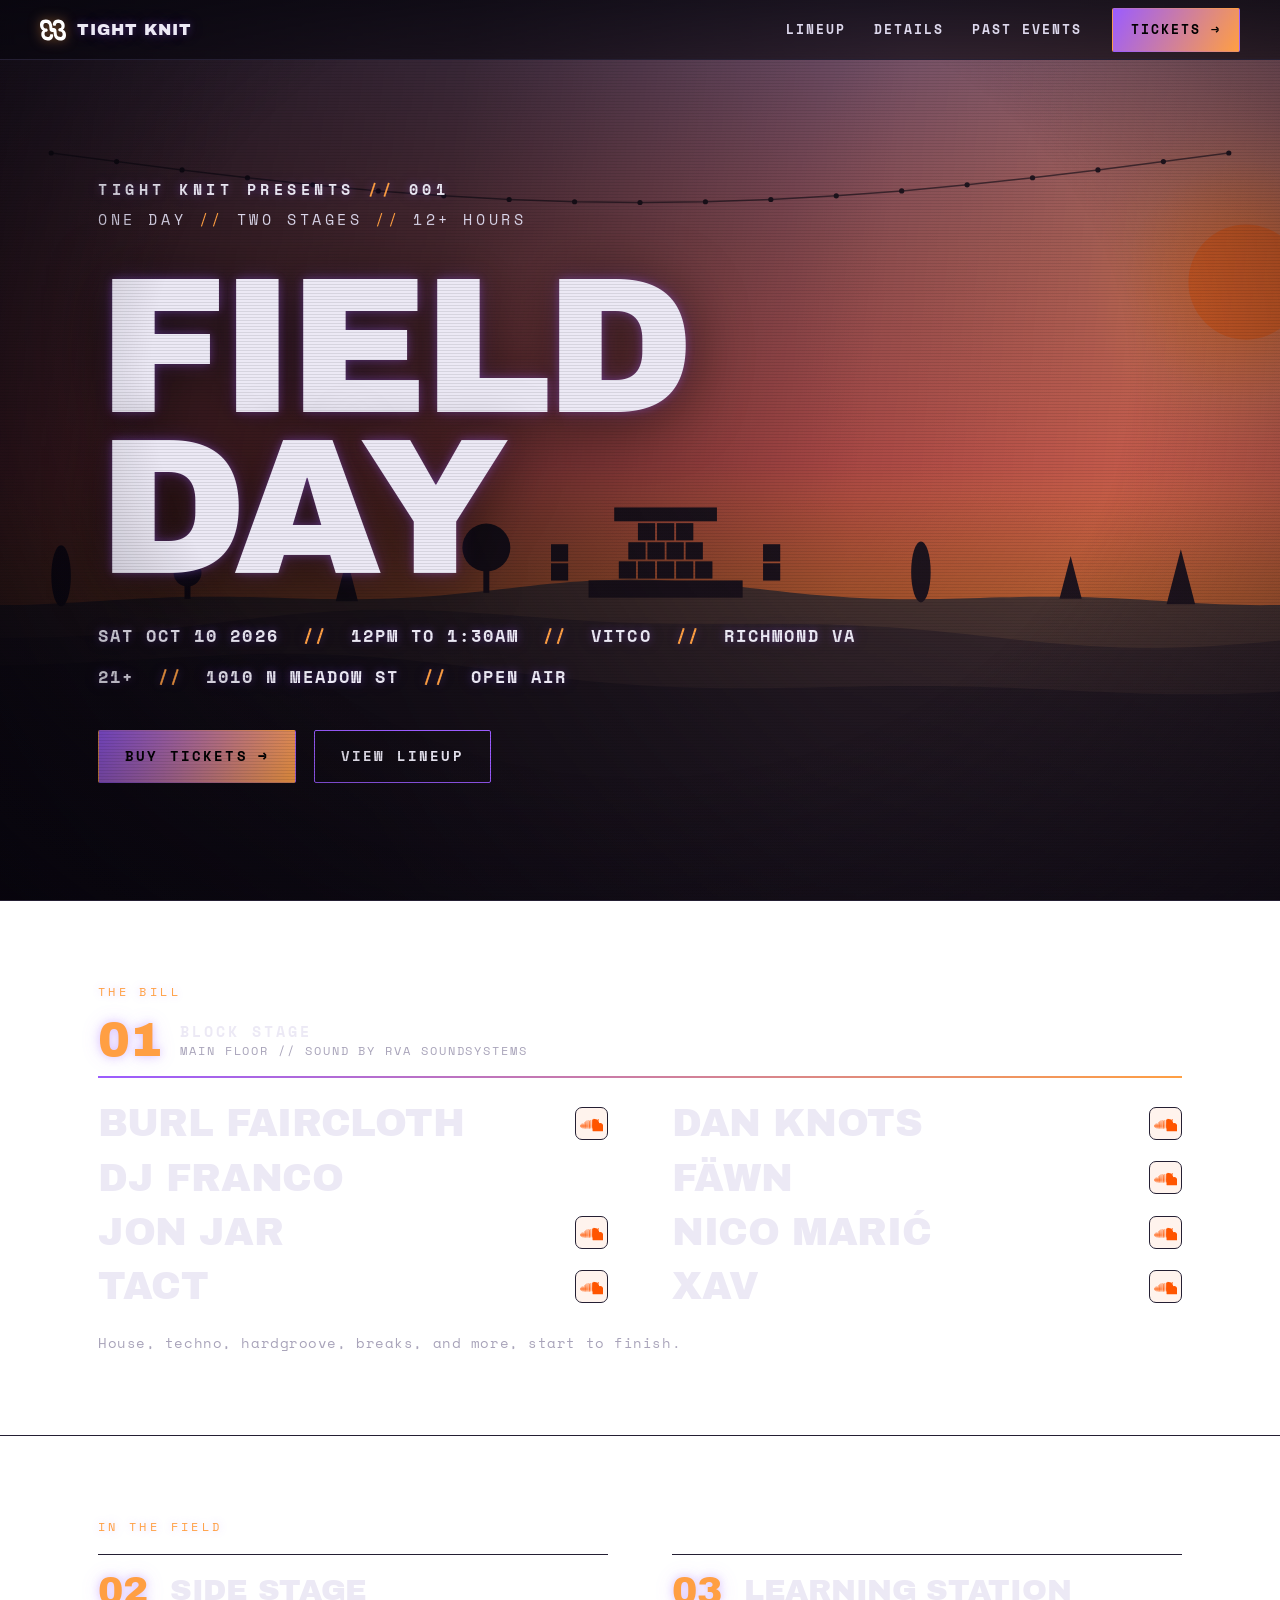
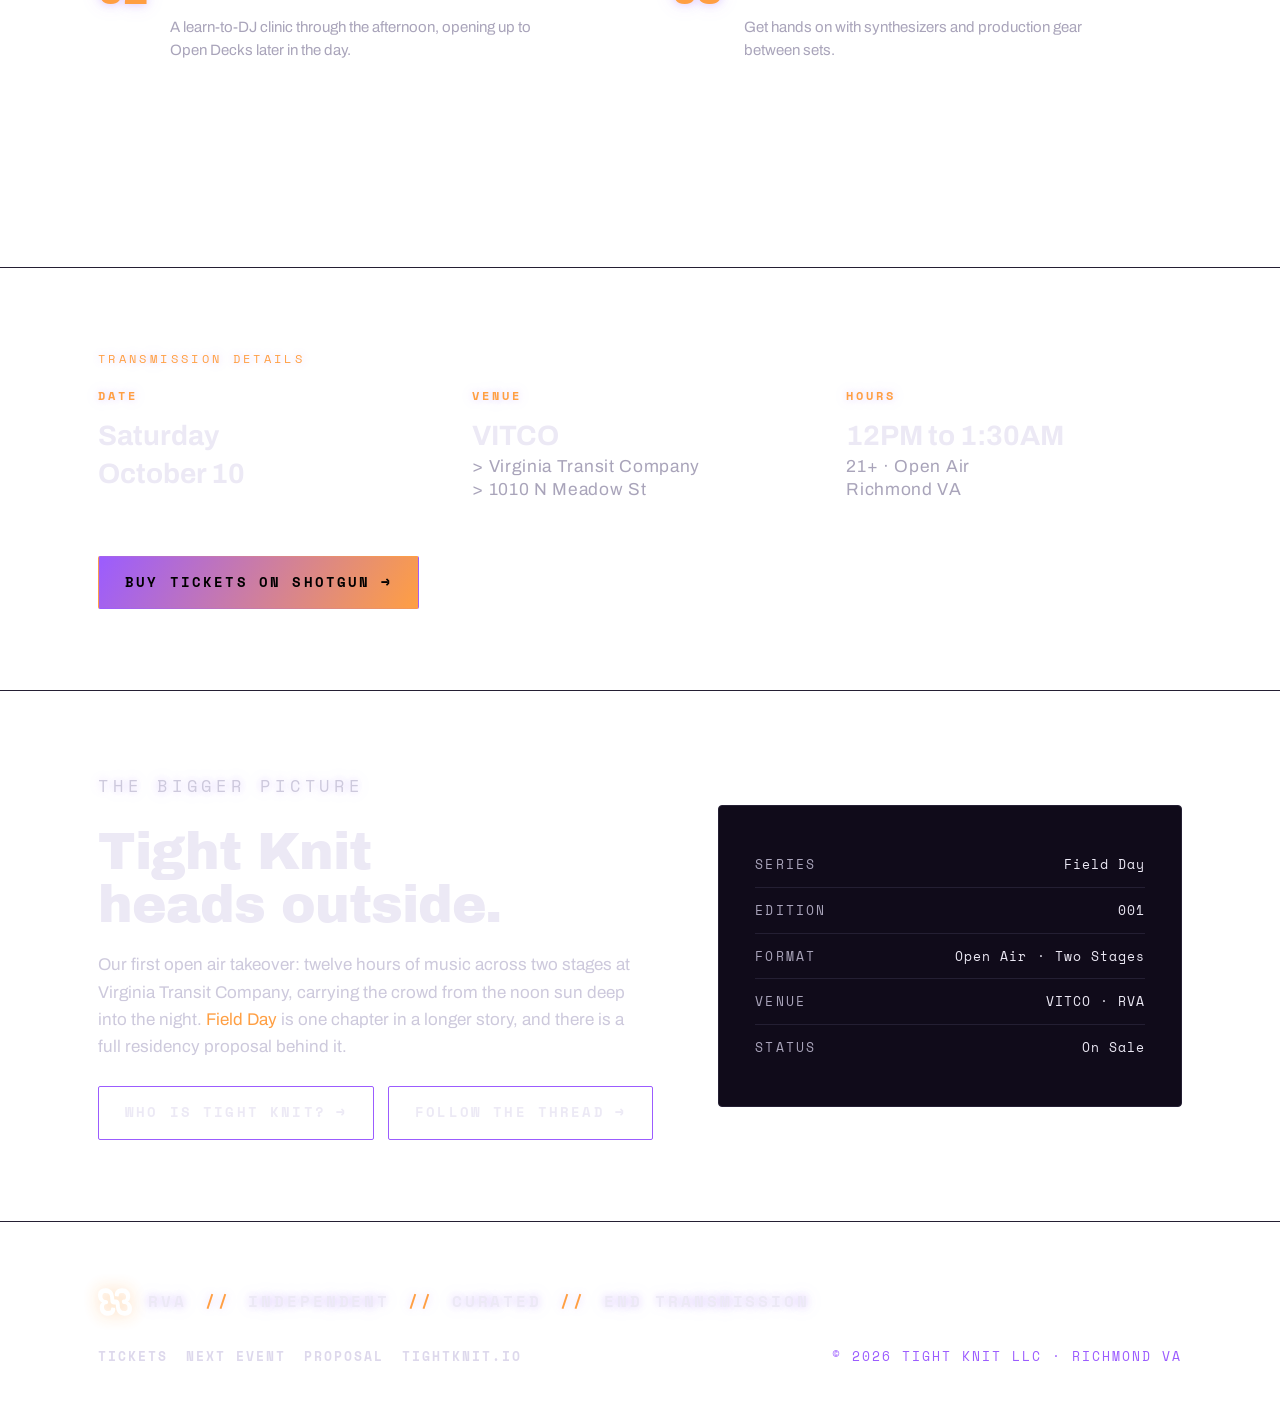
<file: index.html>
<!DOCTYPE html>
<html lang="en">
<head>
<meta charset="UTF-8" />
<meta name="viewport" content="width=device-width, initial-scale=1.0, viewport-fit=cover" />
<title>Field Day // 001 · Tight Knit · Virginia Transit Company · Richmond VA</title>
<meta name="description" content="Tight Knit presents Field Day // 001 · an open air takeover at Virginia Transit Company, Richmond VA. Saturday October 10, 2026, noon to 1:30AM. Two stages, 12+ hours of house, techno, hardgroove and breaks." />
<meta property="og:title" content="Field Day // 001 · Tight Knit" />
<meta property="og:description" content="One day // Two stages // 12+ hours. Open air at Virginia Transit Company, Richmond VA. Saturday October 10, 2026. Tickets on Shotgun." />
<meta name="theme-color" content="#070c0b" />
<link rel="icon" href="images/favicon.svg" />
<link rel="preconnect" href="https://fonts.googleapis.com" />
<link rel="preconnect" href="https://fonts.gstatic.com" crossorigin />
<link href="https://fonts.googleapis.com/css2?family=Archivo+Black&family=Archivo:wght@400;700;800;900&family=Space+Mono:wght@400;700&display=swap" rel="stylesheet" />
<link rel="stylesheet" href="home.css" />
</head>
<body>

<div class="crt-overlay" aria-hidden="true"></div>
<div class="vignette" aria-hidden="true"></div>

<svg width="0" height="0" style="position:absolute" aria-hidden="true" focusable="false">
  <symbol id="ic-soundcloud" viewBox="0 0 24 24">
    <path d="M1.175 12.225c-.051 0-.094.046-.101.1l-.233 2.154.233 2.105c.007.058.05.098.101.098.05 0 .09-.04.099-.098l.255-2.105-.27-2.154c0-.057-.045-.1-.09-.1m-.899.828c-.06 0-.091.037-.104.094L0 14.479l.165 1.308c0 .055.045.094.09.094s.089-.045.104-.104l.21-1.319-.21-1.334c0-.061-.044-.09-.09-.09m1.83-1.229c-.061 0-.12.05-.12.11l-.21 2.563.225 2.458c0 .062.045.11.119.11.061 0 .105-.048.121-.11l.254-2.458-.254-2.563c-.016-.06-.061-.11-.121-.11m.945-.089c-.075 0-.135.06-.15.135l-.193 2.64.21 2.544c.016.077.075.138.149.138.075 0 .135-.061.15-.15l.24-2.532-.24-2.623c0-.075-.06-.135-.135-.135l-.031.03zm1.155.36c-.005-.09-.075-.149-.159-.149-.09 0-.158.06-.164.149l-.217 2.43.2 2.563c.005.09.075.157.159.157.074 0 .148-.068.148-.158l.227-2.563-.227-2.444zm.824-1.679c-.105 0-.18.09-.194.196l-.18 4.063.165 2.563c0 .104.09.194.194.194.104 0 .18-.09.195-.21l.21-2.563-.21-4.047c-.016-.12-.091-.196-.196-.196m.964-.78c-.121 0-.211.089-.225.209l-.165 4.834.165 2.548c.014.119.104.208.225.208.119 0 .209-.089.224-.208l.196-2.548-.196-4.834c-.015-.12-.105-.21-.224-.21m1.155-.689c-.135 0-.24.105-.255.247l-.15 5.499.165 2.532c.015.135.12.24.255.24s.24-.105.249-.24l.196-2.532-.196-5.488c-.009-.142-.114-.247-.249-.247l-.01-.01zm1.245-.557c-.149 0-.27.12-.284.271l-.135 6.04.135 2.512c.014.149.135.269.284.269.149 0 .271-.12.284-.27l.165-2.503-.165-6.05c-.013-.151-.135-.271-.284-.271m1.395.479c-.165 0-.301.135-.301.301l-.135 5.564.135 2.489c0 .166.136.301.301.301s.3-.135.3-.301l.15-2.489-.15-5.561c-.001-.169-.135-.304-.3-.304m1.529-.483c-.18 0-.314.149-.314.33l-.12 5.728.12 2.46c0 .179.135.314.314.314.18 0 .315-.135.315-.314l.135-2.46-.135-5.729c0-.179-.135-.328-.315-.328m1.65-.227c-.195 0-.345.149-.345.344l-.105 5.957.105 2.43c0 .194.15.344.345.344s.345-.15.345-.345l.119-2.429-.119-5.957c0-.196-.15-.346-.345-.346zm1.51-1.043c-.21 0-.375.165-.375.375l-.09 7.002.09 2.4c0 .21.165.375.375.375s.375-.165.375-.375l.105-2.4-.105-7.002c0-.21-.165-.375-.375-.375m1.575.689c-.225 0-.405.18-.42.404l-.075 6.3.09 2.37c.015.225.195.404.42.404.224 0 .404-.18.404-.405l.09-2.369-.09-6.3c0-.225-.18-.405-.405-.405m1.71.105c-.24 0-.435.195-.435.435l-.06 6.18.06 2.34c0 .24.195.435.435.435.239 0 .434-.195.434-.435l.075-2.34-.075-6.18c0-.24-.195-.435-.434-.435m1.95-.405c-.135-.075-.3-.12-.465-.12-.18 0-.36.045-.51.12-.105.06-.18.165-.18.285v.045l-.045 8.595v.015c0 .075.03.135.075.195.06.06.135.105.21.105h.165l.06-.015h.045c.105-.045.18-.149.18-.27v-.105l.06-2.385-.06-6.045c0-.105-.06-.21-.165-.27M24 14.354c0-1.59-1.29-2.879-2.879-2.879-.39 0-.765.075-1.11.225-.225-2.514-2.34-4.485-4.92-4.485-.63 0-1.245.12-1.8.33-.21.082-.27.165-.27.331v11.7c0 .18.135.315.315.33h10.485c1.59 0 2.879-1.29 2.879-2.879"/>
  </symbol>
</svg>

<header class="site-header">
  <a class="brand" href="index.html"><img class="brand-logo" src="images/tk-logo.svg" alt="" aria-hidden="true" /> Tight&nbsp;Knit</a>
  <nav class="site-nav" id="siteNav" aria-label="Primary">
    <a class="nav-link" href="#lineup">Lineup</a>
    <a class="nav-link" href="#details">Details</a>
    <a class="nav-link" href="past-events.html">Past Events</a>
  </nav>
  <div class="nav-actions">
    <a class="btn btn-primary btn-sm" href="https://shotgun.live/en/events/field-day-001" target="_blank" rel="noopener">Tickets <span class="arrow" aria-hidden="true">→</span></a>
    <button class="nav-toggle" id="navToggle" type="button" aria-label="Open menu" aria-expanded="false" aria-controls="siteNav"><span class="nav-toggle-bars" aria-hidden="true"></span></button>
  </div>
</header>

<main>

  <!-- ============ HERO ============ -->
  <section class="hero fieldday" id="top">
    <canvas id="bgCanvas" data-anim="fieldday" aria-hidden="true"></canvas>
    <div class="hero-veil" aria-hidden="true"></div>
    <div class="wrap">
      <p class="hero-kicker reveal">Tight Knit Presents <span class="sep">//</span> 001</p>
      <p class="hero-sub reveal" data-delay="80">One Day <span class="sep" style="color:var(--warm)">//</span> Two Stages <span class="sep" style="color:var(--warm)">//</span> 12+ Hours</p>
      <h1 class="hero-title reveal" data-delay="140">
        <span>Field</span>
        <span>Day</span>
      </h1>
      <div class="hero-flag reveal" data-delay="220">
        <span>Sat Oct 10 2026</span><span class="sep">//</span>
        <span>12PM to 1:30AM</span><span class="sep">//</span>
        <span>VITCO</span><span class="sep">//</span>
        <span>Richmond VA</span>
      </div>
      <div class="hero-flag hero-flag-2 reveal" data-delay="270">
        <span>21+</span><span class="sep">//</span>
        <span>1010 N Meadow St</span><span class="sep">//</span>
        <span>Open Air</span>
      </div>
      <div class="hero-cta reveal" data-delay="330">
        <a class="btn btn-primary" href="https://shotgun.live/en/events/field-day-001" target="_blank" rel="noopener">Buy Tickets <span class="arrow" aria-hidden="true">→</span></a>
        <a class="btn btn-ghost" href="#lineup">View Lineup</a>
      </div>
    </div>
  </section>

  <!-- ============ LINEUP ============ -->
  <section class="section section-line" id="lineup">
    <div class="wrap">
      <p class="eyebrow reveal">The Bill</p>
      <div class="rooms single">
        <div class="room reveal" data-delay="60">
          <div class="room-tag">
            <span class="num">01</span>
            <div class="room-head">
              <span class="label">Block Stage</span>
              <span class="sub">Main Floor // Sound by RVA Soundsystems</span>
            </div>
          </div>
          <ul class="lineup">
            <li>
              <span class="who"><span class="name">Burl Faircloth</span></span>
              <a class="sc-btn" href="https://soundcloud.com/burlfaircloth" target="_blank" rel="noopener" aria-label="Burl Faircloth on SoundCloud" title="Burl Faircloth on SoundCloud"><svg class="sc-ico" aria-hidden="true"><use href="#ic-soundcloud" /></svg></a>
            </li>
            <li>
              <span class="who"><span class="name">Dan Knots</span></span>
              <a class="sc-btn" href="https://soundcloud.com/dan-knots" target="_blank" rel="noopener" aria-label="Dan Knots on SoundCloud" title="Dan Knots on SoundCloud"><svg class="sc-ico" aria-hidden="true"><use href="#ic-soundcloud" /></svg></a>
            </li>
            <li><span class="who"><span class="name">DJ Franco</span></span></li>
            <li>
              <span class="who"><span class="name">Fäwn</span></span>
              <a class="sc-btn" href="https://soundcloud.com/chasey-baber" target="_blank" rel="noopener" aria-label="Fäwn on SoundCloud" title="Fäwn on SoundCloud"><svg class="sc-ico" aria-hidden="true"><use href="#ic-soundcloud" /></svg></a>
            </li>
            <li>
              <span class="who"><span class="name">Jon Jar</span></span>
              <a class="sc-btn" href="https://soundcloud.com/jonjarmusic" target="_blank" rel="noopener" aria-label="Jon Jar on SoundCloud" title="Jon Jar on SoundCloud"><svg class="sc-ico" aria-hidden="true"><use href="#ic-soundcloud" /></svg></a>
            </li>
            <li>
              <span class="who"><span class="name">Nico Marić</span></span>
              <a class="sc-btn" href="https://soundcloud.com/user-633954671" target="_blank" rel="noopener" aria-label="Nico Marić on SoundCloud" title="Nico Marić on SoundCloud"><svg class="sc-ico" aria-hidden="true"><use href="#ic-soundcloud" /></svg></a>
            </li>
            <li>
              <span class="who"><span class="name">Tact</span></span>
              <a class="sc-btn" href="https://soundcloud.com/tact1" target="_blank" rel="noopener" aria-label="Tact on SoundCloud" title="Tact on SoundCloud"><svg class="sc-ico" aria-hidden="true"><use href="#ic-soundcloud" /></svg></a>
            </li>
            <li>
              <span class="who"><span class="name">Xav</span></span>
              <a class="sc-btn" href="https://soundcloud.com/xav_music" target="_blank" rel="noopener" aria-label="Xav on SoundCloud" title="Xav on SoundCloud"><svg class="sc-ico" aria-hidden="true"><use href="#ic-soundcloud" /></svg></a>
            </li>
          </ul>
          <p class="room-note reveal">House, techno, hardgroove, breaks, and more, start to finish.</p>
        </div>
      </div>
    </div>
  </section>

  <!-- ============ IN THE FIELD ============ -->
  <section class="section section-line" id="field">
    <div class="wrap">
      <p class="eyebrow reveal">In The Field</p>
      <div class="field-grid">
        <div class="field-item reveal" data-delay="40">
          <span class="fnum">02</span>
          <div class="field-body">
            <h3 class="fname">Side Stage</h3>
            <p class="fdesc">A learn-to-DJ clinic through the afternoon, opening up to Open Decks later in the day.</p>
          </div>
        </div>
        <div class="field-item reveal" data-delay="100">
          <span class="fnum">03</span>
          <div class="field-body">
            <h3 class="fname">Learning Station</h3>
            <p class="fdesc">Get hands on with synthesizers and production gear between sets.</p>
          </div>
        </div>
        <div class="field-item reveal" data-delay="160">
          <span class="fnum">04</span>
          <div class="field-body">
            <h3 class="fname">Food</h3>
            <p class="fdesc">El Camino serving on site all day long.</p>
          </div>
        </div>
        <div class="field-item reveal" data-delay="220">
          <span class="fnum">05</span>
          <div class="field-body">
            <h3 class="fname">Drinks</h3>
            <p class="fdesc">VITCO's full bar, open from the first track to the last.</p>
          </div>
        </div>
      </div>
    </div>
  </section>

  <!-- ============ DETAILS ============ -->
  <section class="section section-line" id="details">
    <div class="wrap">
      <p class="eyebrow reveal">Transmission Details</p>
      <div class="details">
        <div class="detail reveal" data-delay="40">
          <p class="k">Date</p>
          <p class="v">Saturday<br />October 10</p>
        </div>
        <div class="detail reveal" data-delay="120">
          <p class="k">Venue</p>
          <p class="v">VITCO<br /><small>&gt; Virginia Transit Company</small><small>&gt; 1010 N Meadow St</small></p>
        </div>
        <div class="detail reveal" data-delay="200">
          <p class="k">Hours</p>
          <p class="v">12PM to 1:30AM<br /><small>21+ · Open Air</small><small>Richmond VA</small></p>
        </div>
      </div>
      <div class="details-cta reveal" data-delay="260">
        <a class="btn btn-primary" href="https://shotgun.live/en/events/field-day-001" target="_blank" rel="noopener">Buy Tickets on Shotgun <span class="arrow" aria-hidden="true">→</span></a>
      </div>
    </div>
  </section>

  <!-- ============ ABOUT / TEASER ============ -->
  <section class="section section-line" id="about">
    <div class="wrap">
      <div class="teaser">
        <div class="reveal">
          <p class="eyebrow">The Bigger Picture</p>
          <h2>Tight Knit heads outside.</h2>
          <p>Our first open air takeover: twelve hours of music across two stages at Virginia Transit Company, carrying the crowd from the noon sun deep into the night. <em>Field Day</em> is one chapter in a longer story, and there is a full residency proposal behind it.</p>
          <div style="display:flex; flex-wrap:wrap; gap:14px;">
            <a class="btn btn-ghost" href="proposal.html">Who Is Tight Knit? <span class="arrow" aria-hidden="true">→</span></a>
            <a class="btn btn-ghost" href="past-events.html">Follow the Thread <span class="arrow" aria-hidden="true">→</span></a>
          </div>
        </div>
        <div class="teaser-card reveal" data-delay="120" aria-hidden="true">
          <div class="row"><span class="lab">Series</span><span class="val">Field Day</span></div>
          <div class="row"><span class="lab">Edition</span><span class="val">001</span></div>
          <div class="row"><span class="lab">Format</span><span class="val">Open Air · Two Stages</span></div>
          <div class="row"><span class="lab">Venue</span><span class="val">VITCO · RVA</span></div>
          <div class="row"><span class="lab">Status</span><span class="val">On Sale</span></div>
        </div>
      </div>
    </div>
  </section>

</main>

<footer class="site-footer">
  <div class="wrap">
    <div class="footer-top">
      <img class="footer-logo" src="images/tk-logo.svg" alt="Tight Knit" />
      <div class="footer-marquee">
        <span>RVA</span><span class="sep">//</span>
        <span>Independent</span><span class="sep">//</span>
        <span>Curated</span><span class="sep">//</span>
        <span>End Transmission</span>
      </div>
    </div>
    <div class="footer-grid">
      <div class="footer-links">
        <a href="#top">Tickets</a>
        <a href="#top">Next Event</a>
        <a href="proposal.html">Proposal</a>
        <a href="https://www.tightknit.io" target="_blank" rel="noopener">tightknit.io</a>
      </div>
      <span class="end-transmission"><span>&copy; <span id="year">2026</span> Tight Knit LLC · Richmond VA</span></span>
    </div>
  </div>
</footer>

<script src="home.js"></script>
</body>
</html>
</file>
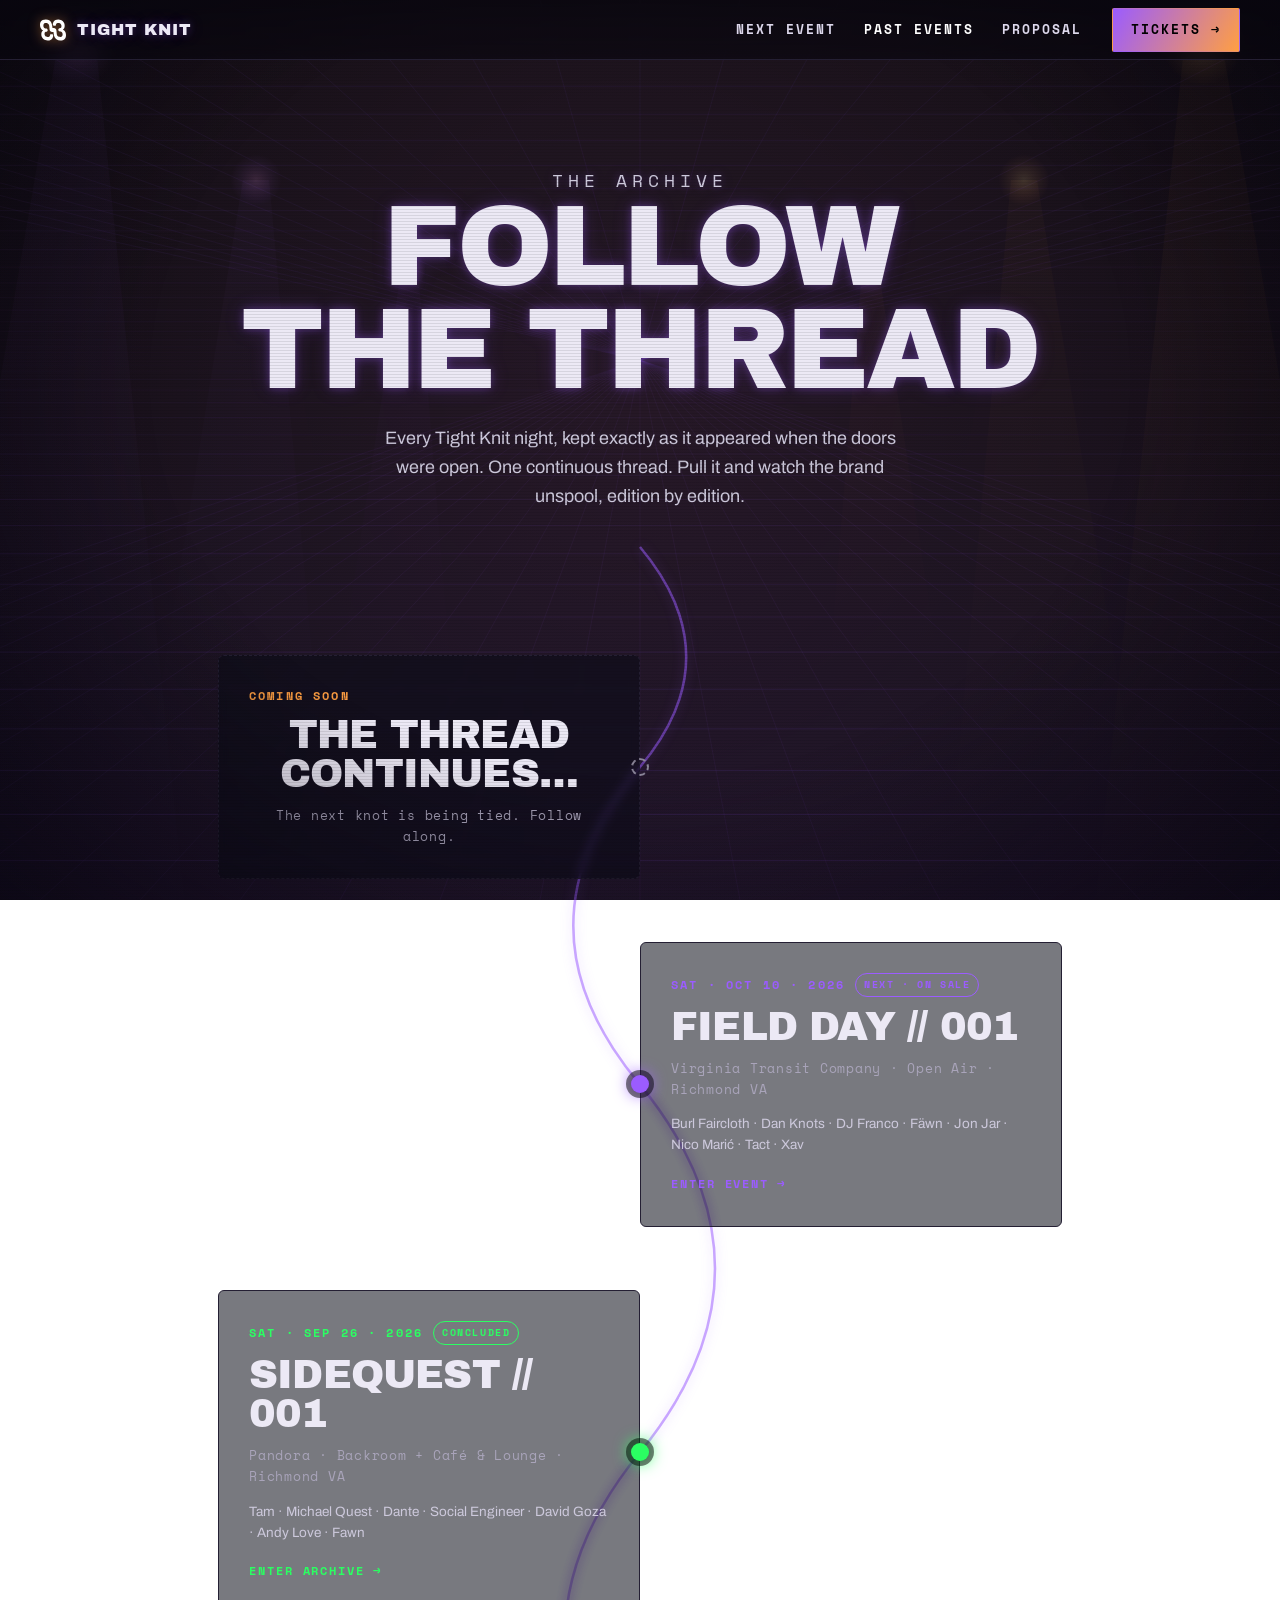
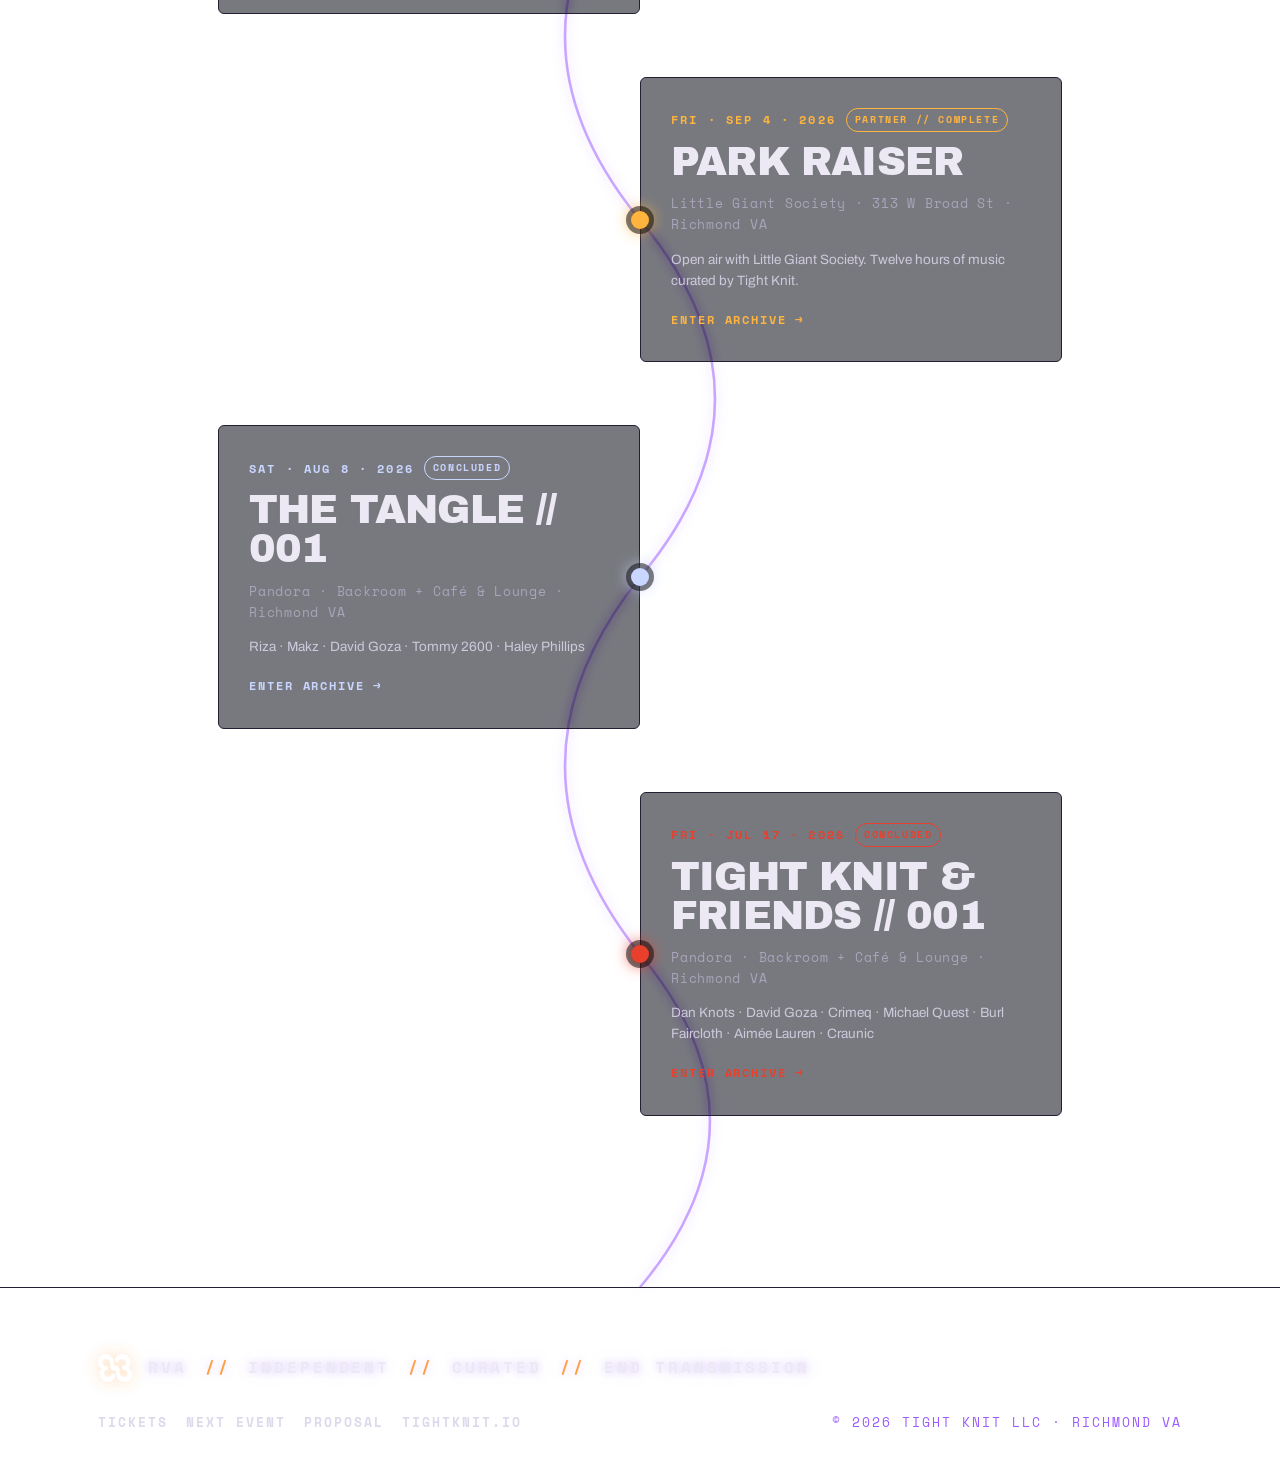
<file: past-events.html>
<!DOCTYPE html>
<html lang="en">
<head>
<meta charset="UTF-8" />
<meta name="viewport" content="width=device-width, initial-scale=1.0, viewport-fit=cover" />
<title>Follow the Thread · Past Events · Tight Knit</title>
<meta name="description" content="The Tight Knit archive · every night, kept as it appeared. Follow the thread of the brand from event to event." />
<meta name="theme-color" content="#06070d" />
<link rel="icon" href="images/favicon.svg" />
<link rel="preconnect" href="https://fonts.googleapis.com" />
<link rel="preconnect" href="https://fonts.gstatic.com" crossorigin />
<link href="https://fonts.googleapis.com/css2?family=Archivo+Black&family=Archivo:wght@400;700;800;900&family=Space+Mono:wght@400;700&display=swap" rel="stylesheet" />
<link rel="stylesheet" href="home.css" />
</head>
<body>

<div class="crt-overlay" aria-hidden="true"></div>
<div class="vignette" aria-hidden="true"></div>
<canvas id="bgCanvas" aria-hidden="true" style="position:fixed;opacity:0.5"></canvas>

<header class="site-header">
  <a class="brand" href="index.html"><img class="brand-logo" src="images/tk-logo.svg" alt="" aria-hidden="true" /> Tight&nbsp;Knit</a>
  <nav class="site-nav" id="siteNav" aria-label="Primary">
    <a class="nav-link" href="index.html">Next Event</a>
    <a class="nav-link" href="past-events.html" aria-current="page">Past Events</a>
    <a class="nav-link" href="proposal.html">Proposal</a>
  </nav>
  <div class="nav-actions">
    <a class="btn btn-primary btn-sm" href="https://shotgun.live/en/events/field-day-001" target="_blank" rel="noopener">Tickets <span class="arrow" aria-hidden="true">→</span></a>
    <button class="nav-toggle" id="navToggle" type="button" aria-label="Open menu" aria-expanded="false" aria-controls="siteNav"><span class="nav-toggle-bars" aria-hidden="true"></span></button>
  </div>
</header>

<main>

  <section class="timeline-hero">
    <div class="wrap">
      <p class="eyebrow reveal">The Archive</p>
      <h1 class="reveal" data-delay="80">Follow<br />the Thread</h1>
      <p class="reveal" data-delay="160">Every Tight Knit night, kept exactly as it appeared when the doors were open. One continuous thread. Pull it and watch the brand unspool, edition by edition.</p>
    </div>
  </section>

  <div class="thread" id="thread">
    <svg class="thread-line" preserveAspectRatio="none" aria-hidden="true"><path class="thread-draw" d="" /></svg>

    <!-- FUTURE //top of the thread, newest first -->
    <div class="node future">
      <span class="knot-dot" aria-hidden="true"></span>
      <div class="card reveal">
        <div class="when"><span>Coming Soon</span></div>
        <h3>The Thread Continues…</h3>
        <div class="meta">The next knot is being tied. Follow along.</div>
      </div>
    </div>

    <!-- NEXT / current, live event -->
    <div class="node right" style="--ev:#9b5cff">
      <span class="knot-dot" aria-hidden="true"></span>
      <a class="card reveal" href="index.html">
        <div class="when"><span>Sat · Oct 10 · 2026</span> <span class="status">Next · On Sale</span></div>
        <h3>Field Day // 001</h3>
        <div class="meta">Virginia Transit Company · Open Air · Richmond VA</div>
        <div class="roster">Burl Faircloth · Dan Knots · DJ Franco · Fäwn · Jon Jar · Nico Marić · Tact · Xav</div>
        <span class="enter">Enter Event <span class="arrow" aria-hidden="true">→</span></span>
      </a>
    </div>

    <!-- PAST // Sidequest -->
    <div class="node" style="--ev:#2bff62">
      <span class="knot-dot" aria-hidden="true"></span>
      <a class="card reveal" href="events/sidequest-001.html">
        <div class="when"><span>Sat · Sep 26 · 2026</span> <span class="status">Concluded</span></div>
        <h3>Sidequest // 001</h3>
        <div class="meta">Pandora · Backroom + Café &amp; Lounge · Richmond VA</div>
        <div class="roster">Tam · Michael Quest · Dante · Social Engineer · David Goza · Andy Love · Fawn</div>
        <span class="enter">Enter Archive <span class="arrow" aria-hidden="true">→</span></span>
      </a>
    </div>

    <!-- PAST // Park Raiser (partner, Little Giant Society) -->
    <div class="node right" style="--ev:#ffb43d">
      <span class="knot-dot" aria-hidden="true"></span>
      <a class="card reveal" href="events/park-raiser.html">
        <div class="when"><span>Fri · Sep 4 · 2026</span> <span class="status">Partner // Complete</span></div>
        <h3>Park Raiser</h3>
        <div class="meta">Little Giant Society · 313 W Broad St · Richmond VA</div>
        <div class="roster">Open air with Little Giant Society. Twelve hours of music curated by Tight Knit.</div>
        <span class="enter">Enter Archive <span class="arrow" aria-hidden="true">→</span></span>
      </a>
    </div>

    <!-- PAST // The Tangle -->
    <div class="node" style="--ev:#c9d6ff">
      <span class="knot-dot" aria-hidden="true"></span>
      <a class="card reveal" href="events/tangle-001.html">
        <div class="when"><span>Sat · Aug 8 · 2026</span> <span class="status">Concluded</span></div>
        <h3>The Tangle // 001</h3>
        <div class="meta">Pandora · Backroom + Café &amp; Lounge · Richmond VA</div>
        <div class="roster">Riza · Makz · David Goza · Tommy 2600 · Haley Phillips</div>
        <span class="enter">Enter Archive <span class="arrow" aria-hidden="true">→</span></span>
      </a>
    </div>

    <!-- PAST // TK & Friends -->
    <div class="node right" style="--ev:#e8402c">
      <span class="knot-dot" aria-hidden="true"></span>
      <a class="card reveal" href="events/tkf-001.html">
        <div class="when"><span>Fri · Jul 17 · 2026</span> <span class="status">Concluded</span></div>
        <h3>Tight Knit &amp; Friends // 001</h3>
        <div class="meta">Pandora · Backroom + Café &amp; Lounge · Richmond VA</div>
        <div class="roster">Dan Knots · David Goza · Crimeq · Michael Quest · Burl Faircloth · Aimée Lauren · Craunic</div>
        <span class="enter">Enter Archive <span class="arrow" aria-hidden="true">→</span></span>
      </a>
    </div>
  </div>

</main>

<footer class="site-footer">
  <div class="wrap">
    <div class="footer-top">
      <img class="footer-logo" src="images/tk-logo.svg" alt="Tight Knit" />
      <div class="footer-marquee">
        <span>RVA</span><span class="sep">//</span>
        <span>Independent</span><span class="sep">//</span>
        <span>Curated</span><span class="sep">//</span>
        <span>End Transmission</span>
      </div>
    </div>
    <div class="footer-grid">
      <div class="footer-links">
        <a href="index.html">Tickets</a>
        <a href="index.html">Next Event</a>
        <a href="proposal.html">Proposal</a>
        <a href="https://www.tightknit.io" target="_blank" rel="noopener">tightknit.io</a>
      </div>
      <span class="end-transmission"><span>&copy; <span id="year">2026</span> Tight Knit LLC · Richmond VA</span></span>
    </div>
  </div>
</footer>

<script src="home.js"></script>
</body>
</html>
</file>
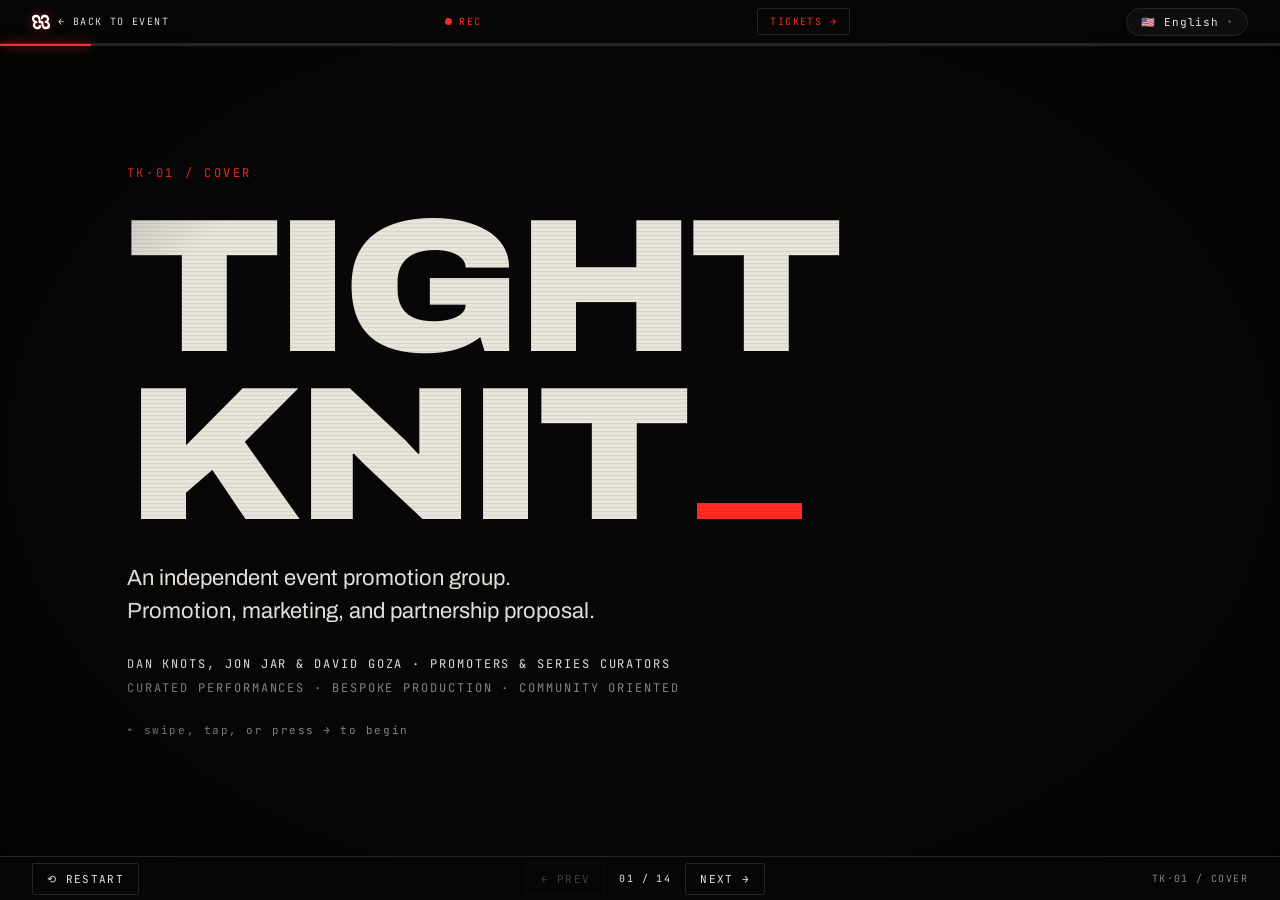
<file: proposal.html>
<!DOCTYPE html>
<html lang="en">
<head>
<meta charset="UTF-8" />
<meta name="viewport" content="width=device-width, initial-scale=1.0, viewport-fit=cover" />
<title>Tight Knit × Pandora · Residency Proposal</title>
<link rel="icon" href="images/favicon.svg" />
<meta name="description" content="Tight Knit proposes a curated event series, and a plan to scale it, for Pandora. Richmond, VA." />
<meta property="og:title" content="Tight Knit × Pandora" />
<meta property="og:description" content="Promotion, marketing, and partnership proposal. Curated performances · bespoke production · community oriented." />
<meta name="theme-color" content="#070707" />
<link rel="preconnect" href="https://fonts.googleapis.com" />
<link rel="preconnect" href="https://fonts.gstatic.com" crossorigin />
<link href="https://fonts.googleapis.com/css2?family=Archivo+Black&family=Archivo:wdth,wght@62..125,100..900&family=JetBrains+Mono:ital,wght@0,300..700;1,300..700&display=swap" rel="stylesheet" />
<link rel="stylesheet" href="styles.css" />
</head>
<body>

<div class="crt-overlay" aria-hidden="true"></div>
<div class="vignette" aria-hidden="true"></div>

<header class="chrome chrome-top">
  <a class="chrome-id chrome-home notranslate" translate="no" href="index.html" title="Back to the event"><img class="chrome-logo" src="images/tk-logo.svg" alt="" aria-hidden="true" /><span class="chrome-home-text">← BACK TO EVENT</span></a>
  <span class="chrome-live" aria-hidden="true"><span class="dot"></span> REC</span>
  <a class="chrome-tickets notranslate" translate="no" href="index.html">TICKETS →</a>
  <div class="lang-pill notranslate" translate="no" id="langPill">
    <button class="lang-btn" id="langBtn" aria-haspopup="listbox" aria-expanded="false">
      <span id="langLabel">🇺🇸 English</span><span class="caret" aria-hidden="true">▾</span>
    </button>
    <div class="lang-menu" id="langMenu" role="listbox" aria-label="Presentation language">
      <button type="button" role="option" data-lang="en" aria-selected="true">🇺🇸 English</button>
      <button type="button" role="option" data-lang="es" aria-selected="false">🇪🇸 Español</button>
    </div>
  </div>
</header>

<div id="google_translate_element" aria-hidden="true"></div>

<div class="progress" aria-hidden="true"><div class="progress-fill" id="progressFill"></div></div>

<main id="deck" class="deck" aria-live="polite">

  <!-- ============ 01 / COVER ============ -->
  <section class="slide slide-cover" data-code="TK·01 / COVER">
    <div class="slide-inner">
      <p class="kicker reveal">TK·01 / COVER</p>
      <h1 class="cover-title notranslate" translate="no">
        <span class="reveal">Tight</span>
        <span class="reveal">Knit<span class="cursor" aria-hidden="true"></span></span>
      </h1>
      <p class="cover-sub reveal">An independent event promotion group.<br />Promotion, marketing, and partnership proposal.</p>
      <div class="cover-meta reveal">
        <p><span class="notranslate">DAN KNOTS</span>, <span class="notranslate">JON JAR</span> &amp; <span class="notranslate">DAVID GOZA</span> · PROMOTERS &amp; SERIES CURATORS</p>
        <p class="muted">CURATED PERFORMANCES · BESPOKE PRODUCTION · COMMUNITY ORIENTED</p>
      </div>
      <p class="cover-hint reveal muted">▸ swipe, tap, or press → to begin</p>
    </div>
  </section>

  <!-- ============ 02 / THE PREMISE ============ -->
  <section class="slide" data-code="TK·02 / THE PREMISE">
    <div class="slide-inner">
      <p class="kicker reveal">TK·02 / THE PREMISE</p>
      <h2 class="reveal">A club is not a building.<br />It is the habit a city forms around one.</h2>
      <div class="prose">
        <p class="reveal">New rooms rarely fail on sound or location. They fail quietly, on drift: one-off parties, uneven quality, no identity for anyone to fall in love with. The city never learns what the room stands for, so it never learns to return.</p>
        <p class="reveal"><span class="notranslate">Tight Knit</span> will replace drift with rhythm via a recurring, well-branded event series with consistent curation, deliberate production, and strong marketing and promotion. This promotion will begin 6+ weeks out rather than days before. We strive to give people an experience they can trust, and hope they will plan their month around it. That trust compounds: for the series, and for Pandora beneath it.</p>
      </div>
      <blockquote class="pull reveal">Our mission is simple: to provide experiences that are so well curated, so well executed, and so well promoted that anyone who attends a <span class="notranslate">Tight Knit &amp; Friends</span> event already knows they will attend the next.</blockquote>
    </div>
  </section>

  <!-- ============ 03 / THE OPERATORS ============ -->
  <section class="slide" data-code="TK·03 / THE OPERATORS">
    <div class="slide-inner">
      <p class="kicker reveal">TK·03 / THE OPERATORS</p>
      <div class="operators">
        <article class="operator reveal">
          <div class="img-slot landscape" data-label="IMG·A"><img src="images/dan.jpg" alt="Dan Knots" /></div>
          <h3 class="notranslate" translate="no">Dan Knots</h3>
          <p class="role">CURATOR · PROMOTER · DESIGN &amp; CONTENT LEAD</p>
          <p>Dan is a Richmond-based designer and DJ who cut his teeth in the DC scene during the 2010s, promoting and managing events at venues like Flash and U Street Music Hall while working with promotion groups like Glow and Nü Androids. Dan is as comfortable running campaigns that live on the street as he is running social media presences. He has tour-managed and artist-managed talent on the festival circuit, booked and furnished national and international headliners, and holds relationships that can land established names when the budget exists. By day he is a staff product designer, and he brings that same research-driven discipline to every lineup, every flyer, and every room: taste, measured.</p>
        </article>
        <article class="operator reveal">
          <div class="img-slot landscape" data-label="IMG·B"><img src="images/jon.png" alt="Jon Jar" /></div>
          <h3 class="notranslate" translate="no">Jon Jar</h3>
          <p class="role">CURATOR · PROMOTER · LOCAL NETWORK LEAD</p>
          <p>Engineer, producer, and DJ with twelve years behind the decks, Jon has been a fixture of the house and techno scene since the 2010s. His network of local talent and loyal attendees runs deep, built across countless events of his own and steady work with venues across the city. Jon brings the roster, the crowd, and a producer's ear for exactly what a room needs.</p>
        </article>
        <article class="operator reveal">
          <div class="img-slot landscape" data-label="IMG·M"><img src="images/david.png" alt="David Goza" /></div>
          <h3 class="notranslate" translate="no">David Goza</h3>
          <p class="role">CURATOR · PROMOTER · RELATIONSHIPS &amp; OPERATIONS LEAD</p>
          <p>David has been throwing parties in Virginia since 2014, starting in the Blacksburg scene around Virginia Tech and carrying it north to Richmond, where he became a familiar name behind the decks at <span class="notranslate">Poor Boys</span>, <span class="notranslate">LOSO</span>, and <span class="notranslate">Jungle Room</span>. More than a decade in, his sets move fluidly across tech house, minimal, Latin house, techno, and breaks. Alongside Jon he planned and produced events under <span class="notranslate">4 On The Floor</span>, the organization <span class="notranslate">Tight Knit</span> now carries forward. By day he manages client relationships in finance, and it shows: people remembered, details kept, promises delivered.</p>
        </article>
      </div>
    </div>
  </section>

  <!-- ============ 04 / THE RECEIPTS ============ -->
  <section class="slide" data-code="TK·04 / THE RECEIPTS">
    <div class="slide-inner">
      <p class="kicker reveal">TK·04 / THE RECEIPTS</p>
      <h2 class="reveal">The expensive lessons are already paid for, on other people's stages.</h2>
      <ul class="ledger">
        <li class="reveal"><span class="index">A</span> DC, the 2010s: promotion and event management with Flash, U Street Music Hall, Glow, and Nü Androidz.</li>
        <li class="reveal"><span class="index">B</span> The festival circuit: tour and artist management; major acts booked, advanced, and furnished without drama.</li>
        <li class="reveal"><span class="index">C</span> Marketing: social and guerrilla campaigns that filled rooms on craft, not ad spend.</li>
        <li class="reveal"><span class="index">D</span> Industry ties: favors worth calling in, and headliners reachable a year before everyone else can afford them.</li>
        <li class="reveal"><span class="index">E</span> RVA, now: active sets, events, and a livestream channel already gathering the audience Pandora will inherit.</li>
      </ul>
      <div class="img-grid reveal">
        <div class="img-slot" data-label="IMG·C"><img src="images/receipts-c.jpg" alt="Crowd at a Tight Knit event" /></div>
        <div class="img-slot" data-label="IMG·D"><img src="images/receipts-d.jpg" alt="Artist in the booth" /></div>
        <div class="img-slot" data-label="IMG·E"><img src="images/receipts-e.jpg" alt="Event poster design" /></div>
        <div class="img-slot" data-label="IMG·F"><img src="images/receipts-f.jpg" alt="Production behind the scenes" /></div>
      </div>
    </div>
  </section>

  <!-- ============ 05 / THE MODEL ============ -->
  <section class="slide" data-code="TK·05 / THE MODEL">
    <div class="slide-inner">
      <p class="kicker reveal">TK·05 / THE MODEL</p>
      <h2 class="reveal">Start monthly. Earn weekly.</h2>
      <p class="parenthetical reveal">(Scalability is in the blueprint, not the demands. We have no interest in owning Pandora's calendar: we launch at Phase 1, hold there, and expand only when you ask us to.)</p>
      <div class="phases">
        <article class="phase reveal">
          <p class="phase-tag">PHASE 1 · MONTHS 1 TO 3</p>
          <h3>Monthly</h3>
          <p>One flagship night a month: full promotion cycle, full content capture, full polish. We prove the draw and set the standard before asking the calendar for anything more.</p>
        </article>
        <article class="phase reveal">
          <p class="phase-tag">PHASE 2 · AS THE NUMBERS HOLD</p>
          <h3>Bi-monthly</h3>
          <p>Two nights a month, once the door and the bar agree it is time. The second night arrives as a sister series with its own curation, so the room never repeats itself.</p>
        </article>
        <article class="phase reveal">
          <p class="phase-tag">PHASE 3 · EARNED, NEVER ASSUMED</p>
          <h3>Weekly</h3>
          <p>The anchor night a city schedules its life around. We scale here only when the data insists. No empty Thursdays in the service of ego.</p>
        </article>
      </div>
      <p class="footnote reveal">There is a second shape to this, same standard: several monthly series, each driven by a dedicated curating partner. Distinct brands, distinct sounds, one shared bar for production, promotion, and content. Either path gives Pandora a calendar the city can read.</p>
    </div>
  </section>

  <!-- ============ 06 / SERIES 01 ============ -->
  <section class="slide" data-code="TK·06 / SERIES 01">
    <div class="slide-inner">
      <div class="split">
        <div class="split-text">
          <p class="kicker reveal">TK·06 / SERIES 01</p>
          <h2 class="series-title reveal notranslate" translate="no">The Tangle</h2>
          <div class="prose">
            <p class="reveal">A concept from <span class="notranslate">Dan Knots</span>, carried from his livestream and YouTube channel into a physical room. The idea: bring east coast headliners to Richmond and surround them with a rotating cast of local openers, refreshed every event, so no one ever feels they are watching the same bill twice.</p>
            <p class="reveal">Here, genre is choreography rather than dogma. Each night is sequenced as a journey of continuity and contrast, an answer to the purist lineup that treats a change of style as a betrayal. <em>The tangle is the point.</em></p>
          </div>
          <dl class="spec reveal">
            <div><dt>HEADLINERS</dt><dd>Rising east coast talent, booked early in their cycle</dd></div>
            <div><dt>OPENERS</dt><dd>A rotating RVA roster, refreshed every event</dd></div>
            <div><dt>EXTENSION</dt><dd>The livestream and YouTube channel from <span class="notranslate">Dan Knots</span>, audience built in</dd></div>
            <div><dt>CADENCE</dt><dd>Monthly flagship · Phase 1</dd></div>
          </dl>
        </div>
        <div class="split-img reveal">
          <div class="img-slot portrait" data-label="IMG·G"><img class="fit-contain" src="images/tangle.gif" alt="The Tangle: animated knot unfolding" /></div>
        </div>
      </div>
    </div>
  </section>

  <!-- ============ 07 / SERIES 02 ============ -->
  <section class="slide" data-code="TK·07 / SERIES 02">
    <div class="slide-inner">
      <div class="split">
        <div class="split-text">
          <p class="kicker reveal">TK·07 / SERIES 02</p>
          <h2 class="series-title reveal"><span class="notranslate">Jon Jar</span> presents</h2>
          <div class="prose">
            <p class="reveal">A second series, curated end to end by Jon: his sound, his network, his crowd. The concept reveal follows the <span class="notranslate">Tangle</span>'s proof, built on the same <span class="notranslate">Tight Knit</span> standard of production, promotion, and content.</p>
            <p class="reveal">Two distinct series means two distinct audiences, and two reasons a month for Pandora to be full, with neither night feeding on the other.</p>
          </div>
          <dl class="spec reveal">
            <div><dt>CURATION</dt><dd><span class="notranslate">Jon Jar</span> · tech house, techno, house</dd></div>
            <div><dt>NETWORK</dt><dd>Twelve years of local talent and attendee relationships</dd></div>
            <div><dt>STATUS</dt><dd>In development · launches after the <span class="notranslate">Tangle</span> proves out</dd></div>
            <div><dt>CADENCE</dt><dd>Monthly, interleaved with <span class="notranslate">The Tangle</span></dd></div>
          </dl>
        </div>
        <div class="split-img reveal">
          <div class="img-slot portrait" data-label="IMG·H"><img src="images/jon.png" alt="Jon Jar" /></div>
        </div>
      </div>
    </div>
  </section>

  <!-- ============ 08 / SERIES 03 ============ -->
  <section class="slide" data-code="TK·08 / SERIES 03">
    <div class="slide-inner">
      <div class="split">
        <div class="split-text">
          <p class="kicker reveal">TK·08 / SERIES 03</p>
          <h2 class="series-title reveal"><span class="notranslate">David Goza</span> presents</h2>
          <div class="prose">
            <p class="reveal">A third series, curated end to end by David: a decade of Virginia dance floors distilled into one night, moving fluidly across tech house, minimal, Latin house, techno, and breaks. It carries forward the <span class="notranslate">4 On The Floor</span> lineage he built with Jon, now under the <span class="notranslate">Tight Knit</span> standard of production, promotion, and content.</p>
            <p class="reveal">Three distinct series means three distinct audiences, and three reasons a month for Pandora to be full, with no night feeding on another.</p>
          </div>
          <dl class="spec reveal">
            <div><dt>CURATION</dt><dd><span class="notranslate">David Goza</span> · tech house, minimal, Latin house, breaks</dd></div>
            <div><dt>NETWORK</dt><dd>A decade of rooms from Blacksburg to Richmond, and the crowds that followed</dd></div>
            <div><dt>STATUS</dt><dd>In development · launches after the <span class="notranslate">Tangle</span> proves out</dd></div>
            <div><dt>CADENCE</dt><dd>Monthly, interwoven with the other series</dd></div>
          </dl>
        </div>
        <div class="split-img reveal">
          <div class="img-slot portrait" data-label="IMG·N"><img src="images/david.png" alt="David Goza behind the decks" /></div>
        </div>
      </div>
    </div>
  </section>

  <!-- ============ 09 / PRODUCTION PHILOSOPHY ============ -->
  <section class="slide" data-code="TK·09 / PRODUCTION PHILOSOPHY">
    <div class="slide-inner">
      <div class="split img-left">
        <div class="split-img reveal">
          <div class="img-slot portrait" data-label="IMG·L"><img src="images/production.jpg" alt="Lighting rig in action: restrained color over the booth" /></div>
        </div>
        <div class="split-text">
          <p class="kicker reveal">TK·09 / PRODUCTION PHILOSOPHY</p>
          <h2 class="reveal">Nothing on stage but the music.</h2>
          <div class="prose">
            <p class="reveal">We are audiophiles before we are promoters. Production exists to hold the listener inside the sound, never to compete with it: down spots, fixed moving heads, one or two colors alive at a time. No strobing chaos, no visual noise. Restraint is the signature, so that when the light finally moves, it means something.</p>
          </div>
          <div class="badges">
            <span class="badge reveal">LIGHT · 1 TO 2 COLORS</span>
            <span class="badge reveal">RIG · DOWNSPOTS + FIXED HEADS</span>
            <span class="badge reveal">SOUND · TUNED, HONEST, LOUD ENOUGH</span>
          </div>
        </div>
      </div>
    </div>
  </section>

  <!-- ============ 10 / THE CONTENT ENGINE ============ -->
  <section class="slide" data-code="TK·10 / THE CONTENT ENGINE">
    <div class="slide-inner">
      <p class="kicker reveal">TK·10 / THE CONTENT ENGINE</p>
      <h2 class="reveal">Every night feeds the next one.</h2>
      <div class="prose">
        <p class="reveal">Professional photography and edited video from every event, turned around while the night is still warm in people's feeds. The hype never gets a chance to cool between dates.</p>
        <p class="reveal">Season over season this becomes a backlog of recap films, sets, and stills: an asset library Pandora can draw on in its own marketing, indefinitely.</p>
        <p class="reveal">And the livestream and YouTube channel carry each night past the walls of the room, putting Pandora's name in front of people who have not yet walked through its door.</p>
      </div>
      <div class="img-grid two reveal">
        <div class="img-slot landscape" data-label="IMG·I"><img src="images/content-i.png" alt="Recap content from past events" /></div>
        <div class="img-slot landscape" data-label="IMG·J"><img src="images/content-j.png" alt="Livestream frame" /></div>
      </div>
    </div>
  </section>

  <!-- ============ 11 / THE PLATFORM ============ -->
  <section class="slide" data-code="TK·11 / THE PLATFORM">
    <div class="slide-inner">
      <div class="split">
        <div class="split-text">
          <p class="kicker reveal">TK·11 / THE PLATFORM</p>
          <h2 class="reveal"><span class="notranslate">Infolines</span>, included.</h2>
          <div class="prose">
            <p class="reveal"><span class="notranslate">Infolines</span> is a platform Dan built for independent event culture: discovery for attendees, a direct channel for the venues and promoters the big-ticket platforms never bothered to serve.</p>
            <p class="reveal">Pandora receives it free of charge. Listings, reach, and a modern face for the calendar, at zero cost and zero lift.</p>
            <p class="reveal">In return, this residency becomes its proving ground: a real room, real nights, and a user base that grows with the series. The app's mission lives through this project, and Pandora gets to be its first home.</p>
          </div>
          <dl class="spec reveal">
            <div><dt>COST TO PANDORA</dt><dd>$0</dd></div>
            <div><dt>WHAT IT DOES</dt><dd>Event discovery, listings, audience growth</dd></div>
          </dl>
        </div>
        <div class="split-img reveal">
          <div class="img-slot portrait" data-label="IMG·K"><img class="fit-contain" src="images/infolines.png" alt="Infolines app screens" /></div>
        </div>
      </div>
    </div>
  </section>

  <!-- ============ 12 / GROWTH MECHANICS ============ -->
  <section class="slide" data-code="TK·12 / GROWTH MECHANICS">
    <div class="slide-inner">
      <p class="kicker reveal">TK·12 / GROWTH MECHANICS</p>
      <h2 class="reveal">The room fills itself, early and often.</h2>
      <p class="pull compact reveal">A working model, not a fixed menu: we will hold these mechanics and prices up against the data and indicators from our first events in the room, and refine both around how Pandora's crowd actually behaves.</p>
      <div class="mechanics">
        <article class="mech reveal">
          <p class="mech-stat">$15</p>
          <h3>GENERAL ADMISSION</h3>
          <p>A fair door that signals quality without gatekeeping, priced for the regulars this model is built on.</p>
        </article>
        <article class="mech reveal">
          <p class="mech-stat">$10 <span class="mech-qualifier">before 10:30</span></p>
          <h3>PROMOTER GUEST LISTS</h3>
          <p>Promoter-granted lists carry a $5 discount for arrival by 10:00 to 10:30pm. The room fills early, the energy starts sooner, and the bar gains an hour.</p>
        </article>
        <article class="mech reveal">
          <p class="mech-stat">+DJs</p>
          <h3>THE PROMOTER NETWORK</h3>
          <p>We grow the team by deputizing local DJs and devoted regulars. Their reach becomes ours, awareness scales organically, and the cost stays at zero.</p>
        </article>
        <article class="mech reveal">
          <p class="mech-stat">∞</p>
          <h3>THE COMPOUNDING EFFECT</h3>
          <p>Every list grows the database, every recap grows the feed, every full early room grows the reputation. None of it needs paid media to work.</p>
        </article>
      </div>
      <div class="ticker reveal" aria-hidden="true">
        <div class="ticker-track">
          <span>GUEST LIST → EARLY ROOM → FULL NIGHT → RECAP CONTENT → BIGGER LIST → REPEAT → </span>
          <span>GUEST LIST → EARLY ROOM → FULL NIGHT → RECAP CONTENT → BIGGER LIST → REPEAT → </span>
        </div>
      </div>
    </div>
  </section>

  <!-- ============ 13 / THE ASK ============ -->
  <section class="slide slide-ask" data-code="TK·13 / THE ASK">
    <div class="slide-inner">
      <p class="kicker reveal">TK·13 / THE ASK</p>
      <h2 class="reveal">One night a month. Three months. Then we read the numbers together.</h2>
      <p class="prose reveal">A pilot, not a marriage: we launch <span class="notranslate">The Tangle</span> as a monthly series and let the door, the bar, and the content do the arguing. If the data says scale, we scale.</p>
      <ol class="ask-list">
        <li class="reveal"><span class="index">01</span><div><strong><span class="notranslate">Tight Knit</span> brings:</strong> booking, promotion, design, photo and video, VJ and tech support, guest list operations, and <span class="notranslate">Infolines</span>, free of charge.</div></li>
        <li class="reveal"><span class="index">02</span><div><strong>Pandora brings:</strong> the room, the sound, the bar, and a recurring date we can promote weeks in advance.</div></li>
        <li class="reveal"><span class="index">03</span><div><strong>We review together:</strong> attendance, bar performance, and audience growth after night three, then set the cadence as partners.</div></li>
      </ol>
      <p class="signoff reveal">Let's give Richmond a night it can plan its life around.</p>
    </div>
  </section>

  <!-- ============ 14 / THE BOTTOM LINE ============ -->
  <section class="slide" data-code="TK·14 / THE BOTTOM LINE">
    <div class="slide-inner">
      <p class="kicker reveal">TK·14 / THE BOTTOM LINE</p>
      <h2 class="reveal">For the business side: zero cost, shared upside, risk carried by us.</h2>
      <div class="mechanics">
        <article class="mech reveal">
          <p class="mech-stat">$0</p>
          <h3>COST TO PANDORA</h3>
          <p>Booking, promotion, design, photo and video, guest list operations, and the <span class="notranslate">Infolines</span> platform all arrive with <span class="notranslate">Tight Knit</span>. No retainer, no marketing invoice, no staffing ask beyond a normal night.</p>
        </article>
        <article class="mech reveal">
          <p class="mech-stat">RISK</p>
          <h3>ABSORBED BY <span class="notranslate">TIGHT KNIT</span></h3>
          <p>A poorly promoted, planned, or executed event is our loss to carry: our booking spend, our production hours, our brand on the line. Pandora's downside is a quiet night it would have had anyway.</p>
        </article>
        <article class="mech reveal">
          <p class="mech-stat">JULY</p>
          <h3>LOCALS-ONLY DEBUT</h3>
          <p>A locals night debuts the <span class="notranslate">Tight Knit</span> promotion brand and level-sets real performance numbers in the room before a dollar goes to headline talent.</p>
        </article>
        <article class="mech reveal">
          <p class="mech-stat">AUG</p>
          <h3 class="notranslate" translate="no">THE TANGLE 001</h3>
          <p>The first flagship lands early to mid August, promoted six weeks out, with the locals-night data already shaping the plan.</p>
        </article>
      </div>
      <div class="prose">
        <p class="reveal">We are not asking to own Pandora's calendar, rename its walls, or stand between you and your regulars. We are asking to leave our mark in a formal, professional way, and to grow the room with you for as long as the numbers and the partnership feel right to both sides.</p>
      </div>
      <p class="end-transmission reveal muted">● END TRANSMISSION</p>
    </div>
  </section>

</main>

<nav class="chrome chrome-bottom" aria-label="Deck navigation">
  <button class="nav-btn" id="btnRestart" title="Restart (Home)" aria-label="Restart deck">⟲<span class="nav-label"> RESTART</span></button>
  <div class="nav-center">
    <button class="nav-btn" id="btnPrev" title="Previous (←)" aria-label="Previous slide">←<span class="nav-label"> PREV</span></button>
    <span class="counter" id="counter">01 / 14</span>
    <button class="nav-btn" id="btnNext" title="Next (→)" aria-label="Next slide"><span class="nav-label">NEXT </span>→</button>
  </div>
  <span class="slide-code" id="slideCode">TK·01 / COVER</span>
</nav>

<script src="deck.js"></script>
</body>
</html>
</file>
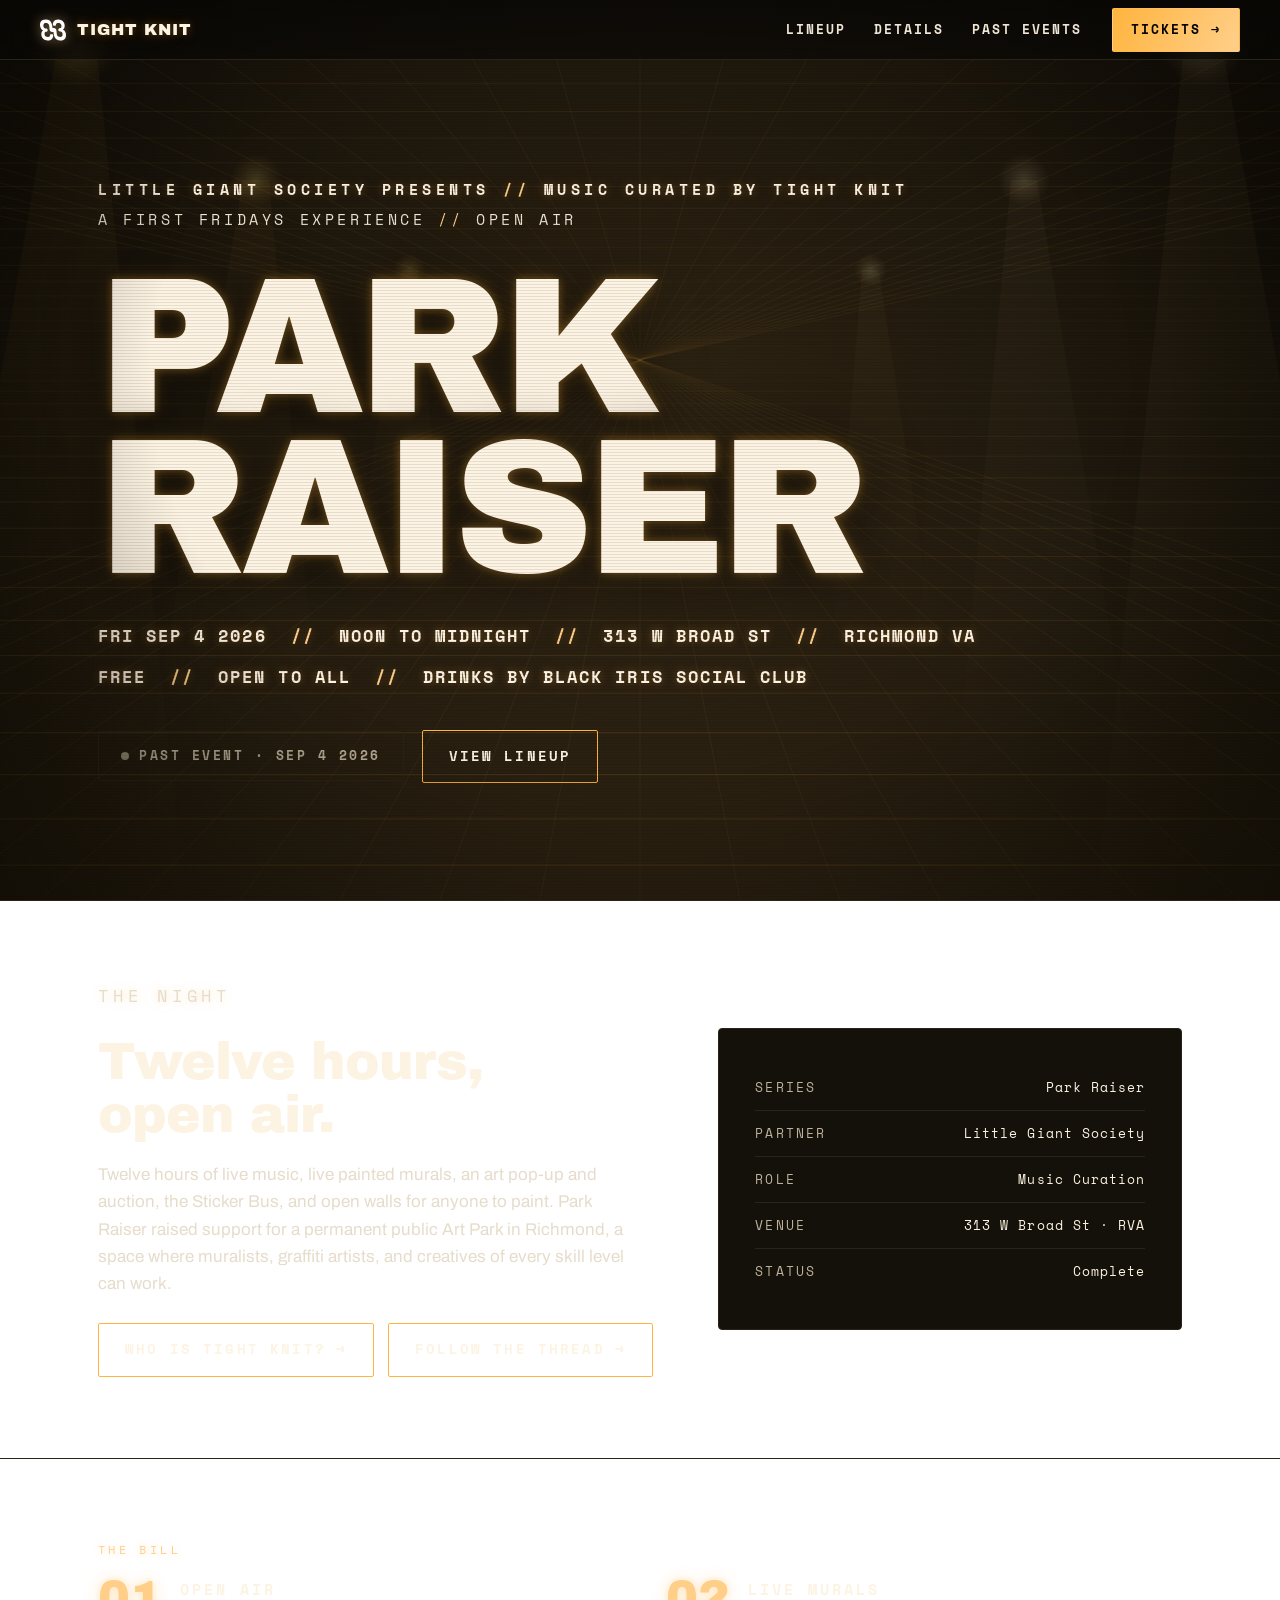
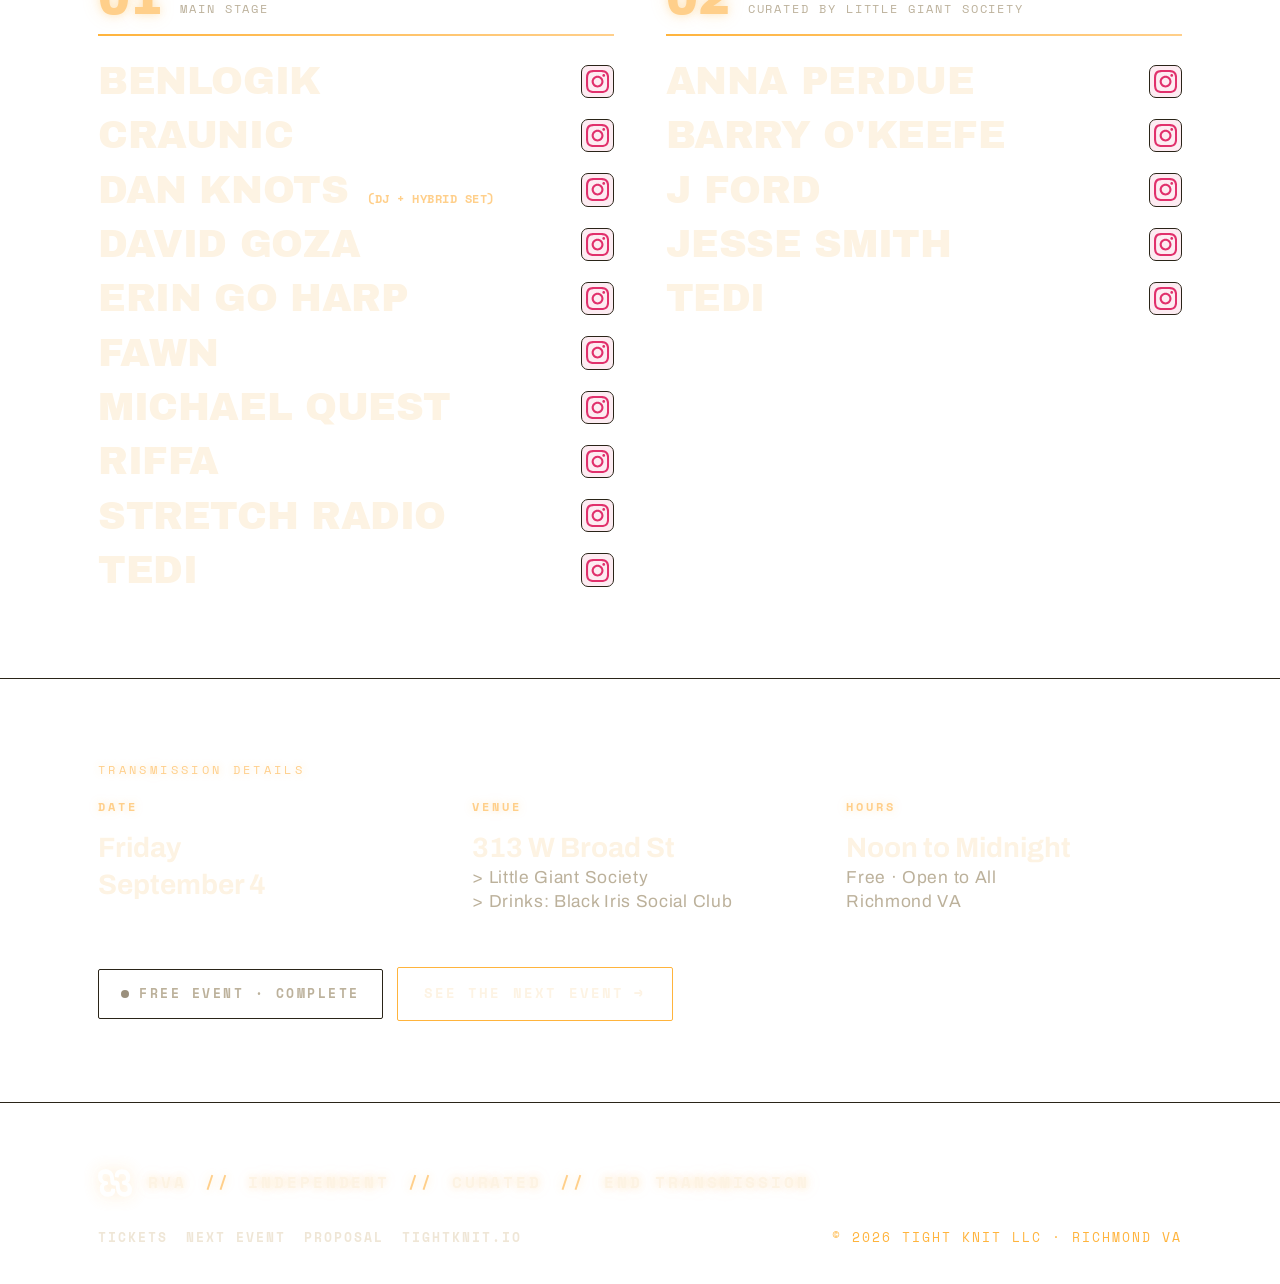
<file: events/park-raiser.html>
<!DOCTYPE html>
<html lang="en">
<head>
<meta charset="UTF-8" />
<meta name="viewport" content="width=device-width, initial-scale=1.0, viewport-fit=cover" />
<title>Park Raiser · Past Event · Richmond VA</title>
<meta name="description" content="Park Raiser, a First Fridays open air experience with Little Giant Society, music curated by Tight Knit. 313 W Broad St, Richmond VA. Friday September 4, 2026." />
<meta property="og:title" content="Park Raiser · Little Giant Society + Tight Knit" />
<meta property="og:description" content="A First Fridays Experience, open air. Twelve hours of live music, live murals, and open walls. 313 W Broad St, Richmond VA." />
<meta name="theme-color" content="#0c0a06" />
<link rel="icon" href="../images/favicon.svg" />
<link rel="preconnect" href="https://fonts.googleapis.com" />
<link rel="preconnect" href="https://fonts.gstatic.com" crossorigin />
<link href="https://fonts.googleapis.com/css2?family=Archivo+Black&family=Archivo:wght@400;700;800;900&family=Space+Mono:wght@400;700&display=swap" rel="stylesheet" />
<link rel="stylesheet" href="../home.css" />
</head>
<body class="theme-amber">

<div class="crt-overlay" aria-hidden="true"></div>
<div class="vignette" aria-hidden="true"></div>

<svg width="0" height="0" style="position:absolute" aria-hidden="true" focusable="false">
  <symbol id="ic-instagram" viewBox="0 0 24 24">
    <path d="M12 2.163c3.204 0 3.584.012 4.85.07 3.252.148 4.771 1.691 4.919 4.919.058 1.265.069 1.645.069 4.849 0 3.205-.012 3.584-.069 4.849-.149 3.225-1.664 4.771-4.919 4.919-1.266.058-1.644.07-4.85.07-3.204 0-3.584-.012-4.849-.07-3.26-.149-4.771-1.699-4.919-4.92-.058-1.265-.07-1.644-.07-4.849 0-3.204.013-3.583.07-4.849.149-3.227 1.664-4.771 4.919-4.919 1.266-.057 1.645-.069 4.849-.069zm0-2.163c-3.259 0-3.667.014-4.947.072-4.358.2-6.78 2.618-6.98 6.98-.059 1.281-.073 1.689-.073 4.948 0 3.259.014 3.668.072 4.948.2 4.358 2.618 6.78 6.98 6.98 1.281.058 1.689.072 4.948.072 3.259 0 3.668-.014 4.948-.072 4.354-.2 6.782-2.618 6.979-6.98.059-1.28.073-1.689.073-4.948 0-3.259-.014-3.667-.072-4.947-.196-4.354-2.617-6.78-6.979-6.98-1.281-.059-1.69-.073-4.949-.073zm0 5.838c-3.403 0-6.162 2.759-6.162 6.162s2.759 6.163 6.162 6.163 6.162-2.759 6.162-6.163c0-3.403-2.759-6.162-6.162-6.162zm0 10.162c-2.209 0-4-1.79-4-4 0-2.209 1.791-4 4-4s4 1.791 4 4c0 2.21-1.791 4-4 4zm6.406-11.845c-.796 0-1.441.645-1.441 1.44s.645 1.44 1.441 1.44c.795 0 1.439-.645 1.439-1.44s-.644-1.44-1.439-1.44z"/>
  </symbol>
</svg>

<header class="site-header">
  <a class="brand" href="../index.html"><img class="brand-logo" src="../images/tk-logo.svg" alt="" aria-hidden="true" /> Tight&nbsp;Knit</a>
  <nav class="site-nav" id="siteNav" aria-label="Primary">
    <a class="nav-link" href="#lineup">Lineup</a>
    <a class="nav-link" href="#details">Details</a>
    <a class="nav-link" href="../past-events.html">Past Events</a>
  </nav>
  <div class="nav-actions">
    <a class="btn btn-primary btn-sm" href="https://shotgun.live/en/events/field-day-001" target="_blank" rel="noopener">Tickets <span class="arrow" aria-hidden="true">→</span></a>
    <button class="nav-toggle" id="navToggle" type="button" aria-label="Open menu" aria-expanded="false" aria-controls="siteNav"><span class="nav-toggle-bars" aria-hidden="true"></span></button>
  </div>
</header>

<main>

  <!-- ============ HERO ============ -->
  <section class="hero" id="top">
    <canvas id="bgCanvas" aria-hidden="true"></canvas>
    <div class="hero-veil" aria-hidden="true"></div>
    <div class="wrap">
      <p class="hero-kicker reveal">Little Giant Society Presents <span class="sep">//</span> Music Curated by Tight Knit</p>
      <p class="hero-sub reveal" data-delay="80">A First Fridays Experience <span class="sep" style="color:var(--warm)">//</span> Open Air</p>
      <h1 class="hero-title reveal" data-delay="140">
        <span>Park</span>
        <span>Raiser</span>
      </h1>
      <div class="hero-flag reveal" data-delay="220">
        <span>Fri Sep 4 2026</span><span class="sep">//</span>
        <span>Noon to Midnight</span><span class="sep">//</span>
        <span>313 W Broad St</span><span class="sep">//</span>
        <span>Richmond VA</span>
      </div>
      <div class="hero-flag hero-flag-2 reveal" data-delay="270">
        <span>Free</span><span class="sep">//</span>
        <span>Open to All</span><span class="sep">//</span>
        <span>Drinks by Black Iris Social Club</span>
      </div>
      <div class="hero-cta reveal" data-delay="330">
        <span class="past-tag"><span class="dot" aria-hidden="true"></span> Past Event · Sep 4 2026</span>
        <a class="btn btn-ghost" href="#lineup">View Lineup</a>
      </div>
    </div>
  </section>

  <!-- ============ THE NIGHT ============ -->
  <section class="section section-line" id="about">
    <div class="wrap">
      <div class="teaser">
        <div class="reveal">
          <p class="eyebrow">The Night</p>
          <h2>Twelve hours, open air.</h2>
          <p>Twelve hours of live music, live painted murals, an art pop-up and auction, the Sticker Bus, and open walls for anyone to paint. Park Raiser raised support for a permanent public Art Park in Richmond, a space where muralists, graffiti artists, and creatives of every skill level can work.</p>
          <!-- TODO [CONFIRM]: optional recap line (funds raised / turnout / photo link), or omit -->
          <div style="display:flex; flex-wrap:wrap; gap:14px;">
            <a class="btn btn-ghost" href="../proposal.html">Who Is Tight Knit? <span class="arrow" aria-hidden="true">→</span></a>
            <a class="btn btn-ghost" href="../past-events.html">Follow the Thread <span class="arrow" aria-hidden="true">→</span></a>
          </div>
        </div>
        <div class="teaser-card reveal" data-delay="120" aria-hidden="true">
          <div class="row"><span class="lab">Series</span><span class="val">Park Raiser</span></div>
          <div class="row"><span class="lab">Partner</span><span class="val">Little Giant Society</span></div>
          <div class="row"><span class="lab">Role</span><span class="val">Music Curation</span></div>
          <div class="row"><span class="lab">Venue</span><span class="val">313 W Broad St · RVA</span></div>
          <div class="row"><span class="lab">Status</span><span class="val">Complete</span></div>
        </div>
      </div>
    </div>
  </section>

  <!-- ============ THE BILL ============ -->
  <section class="section section-line" id="lineup">
    <div class="wrap">
      <p class="eyebrow reveal">The Bill</p>
      <div class="rooms">
        <div class="room reveal" data-delay="60">
          <div class="room-tag">
            <span class="num">01</span>
            <div class="room-head">
              <span class="label">Open Air</span>
              <span class="sub">Main Stage</span>
            </div>
          </div>
          <ul class="lineup">
            <li>
              <span class="who"><span class="name">Benlogik</span></span>
              <a class="sc-btn ig" href="https://www.instagram.com/benlogik/" target="_blank" rel="noopener" aria-label="Benlogik on Instagram" title="Benlogik on Instagram"><svg class="sc-ico" aria-hidden="true"><use href="#ic-instagram" /></svg></a>
            </li>
            <li>
              <span class="who"><span class="name">Craunic</span></span>
              <a class="sc-btn ig" href="https://www.instagram.com/craunicsounds/" target="_blank" rel="noopener" aria-label="Craunic on Instagram" title="Craunic on Instagram"><svg class="sc-ico" aria-hidden="true"><use href="#ic-instagram" /></svg></a>
            </li>
            <li>
              <span class="who"><span class="name">Dan Knots <span class="origin">(DJ + Hybrid Set)</span></span></span>
              <a class="sc-btn ig" href="https://www.instagram.com/dan.knots/" target="_blank" rel="noopener" aria-label="Dan Knots on Instagram" title="Dan Knots on Instagram"><svg class="sc-ico" aria-hidden="true"><use href="#ic-instagram" /></svg></a>
            </li>
            <li>
              <span class="who"><span class="name">David Goza</span></span>
              <a class="sc-btn ig" href="https://www.instagram.com/david.goza/" target="_blank" rel="noopener" aria-label="David Goza on Instagram" title="David Goza on Instagram"><svg class="sc-ico" aria-hidden="true"><use href="#ic-instagram" /></svg></a>
            </li>
            <!-- TODO [CONFIRM]: performer name "Erin Go Harp" vs "Erin Roukous" (handle: eringoharp) -->
            <li>
              <span class="who"><span class="name">Erin Go Harp</span></span>
              <a class="sc-btn ig" href="https://www.instagram.com/eringoharp/" target="_blank" rel="noopener" aria-label="Erin Go Harp on Instagram" title="Erin Go Harp on Instagram"><svg class="sc-ico" aria-hidden="true"><use href="#ic-instagram" /></svg></a>
            </li>
            <li>
              <span class="who"><span class="name">Fawn</span></span>
              <a class="sc-btn ig" href="https://www.instagram.com/fawnni3/" target="_blank" rel="noopener" aria-label="Fawn on Instagram" title="Fawn on Instagram"><svg class="sc-ico" aria-hidden="true"><use href="#ic-instagram" /></svg></a>
            </li>
            <li>
              <span class="who"><span class="name">Michael Quest</span></span>
              <a class="sc-btn ig" href="https://www.instagram.com/michael.quest.dj/" target="_blank" rel="noopener" aria-label="Michael Quest on Instagram" title="Michael Quest on Instagram"><svg class="sc-ico" aria-hidden="true"><use href="#ic-instagram" /></svg></a>
            </li>
            <li>
              <span class="who"><span class="name">Riffa</span></span>
              <a class="sc-btn ig" href="https://www.instagram.com/riffadj/" target="_blank" rel="noopener" aria-label="Riffa on Instagram" title="Riffa on Instagram"><svg class="sc-ico" aria-hidden="true"><use href="#ic-instagram" /></svg></a>
            </li>
            <li>
              <span class="who"><span class="name">Stretch Radio</span></span>
              <a class="sc-btn ig" href="https://www.instagram.com/kescrownhart/" target="_blank" rel="noopener" aria-label="Stretch Radio on Instagram" title="Stretch Radio on Instagram"><svg class="sc-ico" aria-hidden="true"><use href="#ic-instagram" /></svg></a>
            </li>
            <!-- TODO [CONFIRM]: performer name "Tedi" vs "Tedi Kuma" (handle: tedikuma) -->
            <li>
              <span class="who"><span class="name">Tedi</span></span>
              <a class="sc-btn ig" href="https://www.instagram.com/tedikuma/" target="_blank" rel="noopener" aria-label="Tedi on Instagram" title="Tedi on Instagram"><svg class="sc-ico" aria-hidden="true"><use href="#ic-instagram" /></svg></a>
            </li>
          </ul>
        </div>
        <div class="room reveal" data-delay="160">
          <div class="room-tag">
            <span class="num">02</span>
            <div class="room-head">
              <span class="label">Live Murals</span>
              <span class="sub">Curated by Little Giant Society</span>
            </div>
          </div>
          <ul class="lineup">
            <li>
              <span class="who"><span class="name">Anna Perdue</span></span>
              <a class="sc-btn ig" href="https://www.instagram.com/annaperdue_art/" target="_blank" rel="noopener" aria-label="Anna Perdue on Instagram" title="Anna Perdue on Instagram"><svg class="sc-ico" aria-hidden="true"><use href="#ic-instagram" /></svg></a>
            </li>
            <li>
              <span class="who"><span class="name">Barry O'Keefe</span></span>
              <a class="sc-btn ig" href="https://www.instagram.com/barryokeefe/" target="_blank" rel="noopener" aria-label="Barry O'Keefe on Instagram" title="Barry O'Keefe on Instagram"><svg class="sc-ico" aria-hidden="true"><use href="#ic-instagram" /></svg></a>
            </li>
            <li>
              <span class="who"><span class="name">J Ford</span></span>
              <a class="sc-btn ig" href="https://www.instagram.com/jfordtheartist/" target="_blank" rel="noopener" aria-label="J Ford on Instagram" title="J Ford on Instagram"><svg class="sc-ico" aria-hidden="true"><use href="#ic-instagram" /></svg></a>
            </li>
            <li>
              <span class="who"><span class="name">Jesse Smith</span></span>
              <a class="sc-btn ig" href="https://www.instagram.com/jessesmithtattoos/" target="_blank" rel="noopener" aria-label="Jesse Smith on Instagram" title="Jesse Smith on Instagram"><svg class="sc-ico" aria-hidden="true"><use href="#ic-instagram" /></svg></a>
            </li>
            <li>
              <span class="who"><span class="name">Tedi</span></span>
              <a class="sc-btn ig" href="https://www.instagram.com/tedikuma/" target="_blank" rel="noopener" aria-label="Tedi on Instagram" title="Tedi on Instagram"><svg class="sc-ico" aria-hidden="true"><use href="#ic-instagram" /></svg></a>
            </li>
          </ul>
        </div>
      </div>
      <!-- SET TIMES (provided; not shown because existing past entries have no set-times component):
           12:00 to 1:00 Fawn
           1:00 to 2:00 Dan Knots (DJ set)
           2:00 to 3:00 Tedi
           3:00 to 4:00 Benlogik
           4:00 to 6:00 Erin
           6:00 to 7:00 Stretch Radio
           7:00 to 8:00 Riffa
           8:00 to 9:00 Craunic
           9:00 to 10:00 David Goza
           10:00 to 11:00 Michael Quest
           11:00 to 12:00 Dan Knots (hybrid set) -->
    </div>
  </section>

  <!-- ============ DETAILS ============ -->
  <section class="section section-line" id="details">
    <div class="wrap">
      <p class="eyebrow reveal">Transmission Details</p>
      <div class="details">
        <div class="detail reveal" data-delay="40">
          <p class="k">Date</p>
          <p class="v">Friday<br />September 4</p>
        </div>
        <div class="detail reveal" data-delay="120">
          <p class="k">Venue</p>
          <!-- TODO [CONFIRM]: venue name "The Galley" or address only -->
          <p class="v">313 W Broad St<br /><small>&gt; Little Giant Society</small><small>&gt; Drinks: Black Iris Social Club</small></p>
        </div>
        <div class="detail reveal" data-delay="200">
          <p class="k">Hours</p>
          <p class="v">Noon to Midnight<br /><small>Free · Open to All</small><small>Richmond VA</small></p>
        </div>
      </div>
      <div class="details-cta reveal" data-delay="260">
        <span class="past-tag"><span class="dot" aria-hidden="true"></span> Free Event · Complete</span>
        <a class="btn btn-ghost" href="../index.html">See the Next Event <span class="arrow" aria-hidden="true">→</span></a>
      </div>
    </div>
  </section>

</main>

<footer class="site-footer">
  <div class="wrap">
    <div class="footer-top">
      <img class="footer-logo" src="../images/tk-logo.svg" alt="Tight Knit" />
      <div class="footer-marquee">
        <span>RVA</span><span class="sep">//</span>
        <span>Independent</span><span class="sep">//</span>
        <span>Curated</span><span class="sep">//</span>
        <span>End Transmission</span>
      </div>
    </div>
    <div class="footer-grid">
      <div class="footer-links">
        <a href="../index.html">Tickets</a>
        <a href="../index.html">Next Event</a>
        <a href="../proposal.html">Proposal</a>
        <a href="https://www.tightknit.io" target="_blank" rel="noopener">tightknit.io</a>
      </div>
      <span class="end-transmission"><span>&copy; <span id="year">2026</span> Tight Knit LLC · Richmond VA</span></span>
    </div>
  </div>
</footer>

<script src="../home.js"></script>
</body>
</html>
</file>
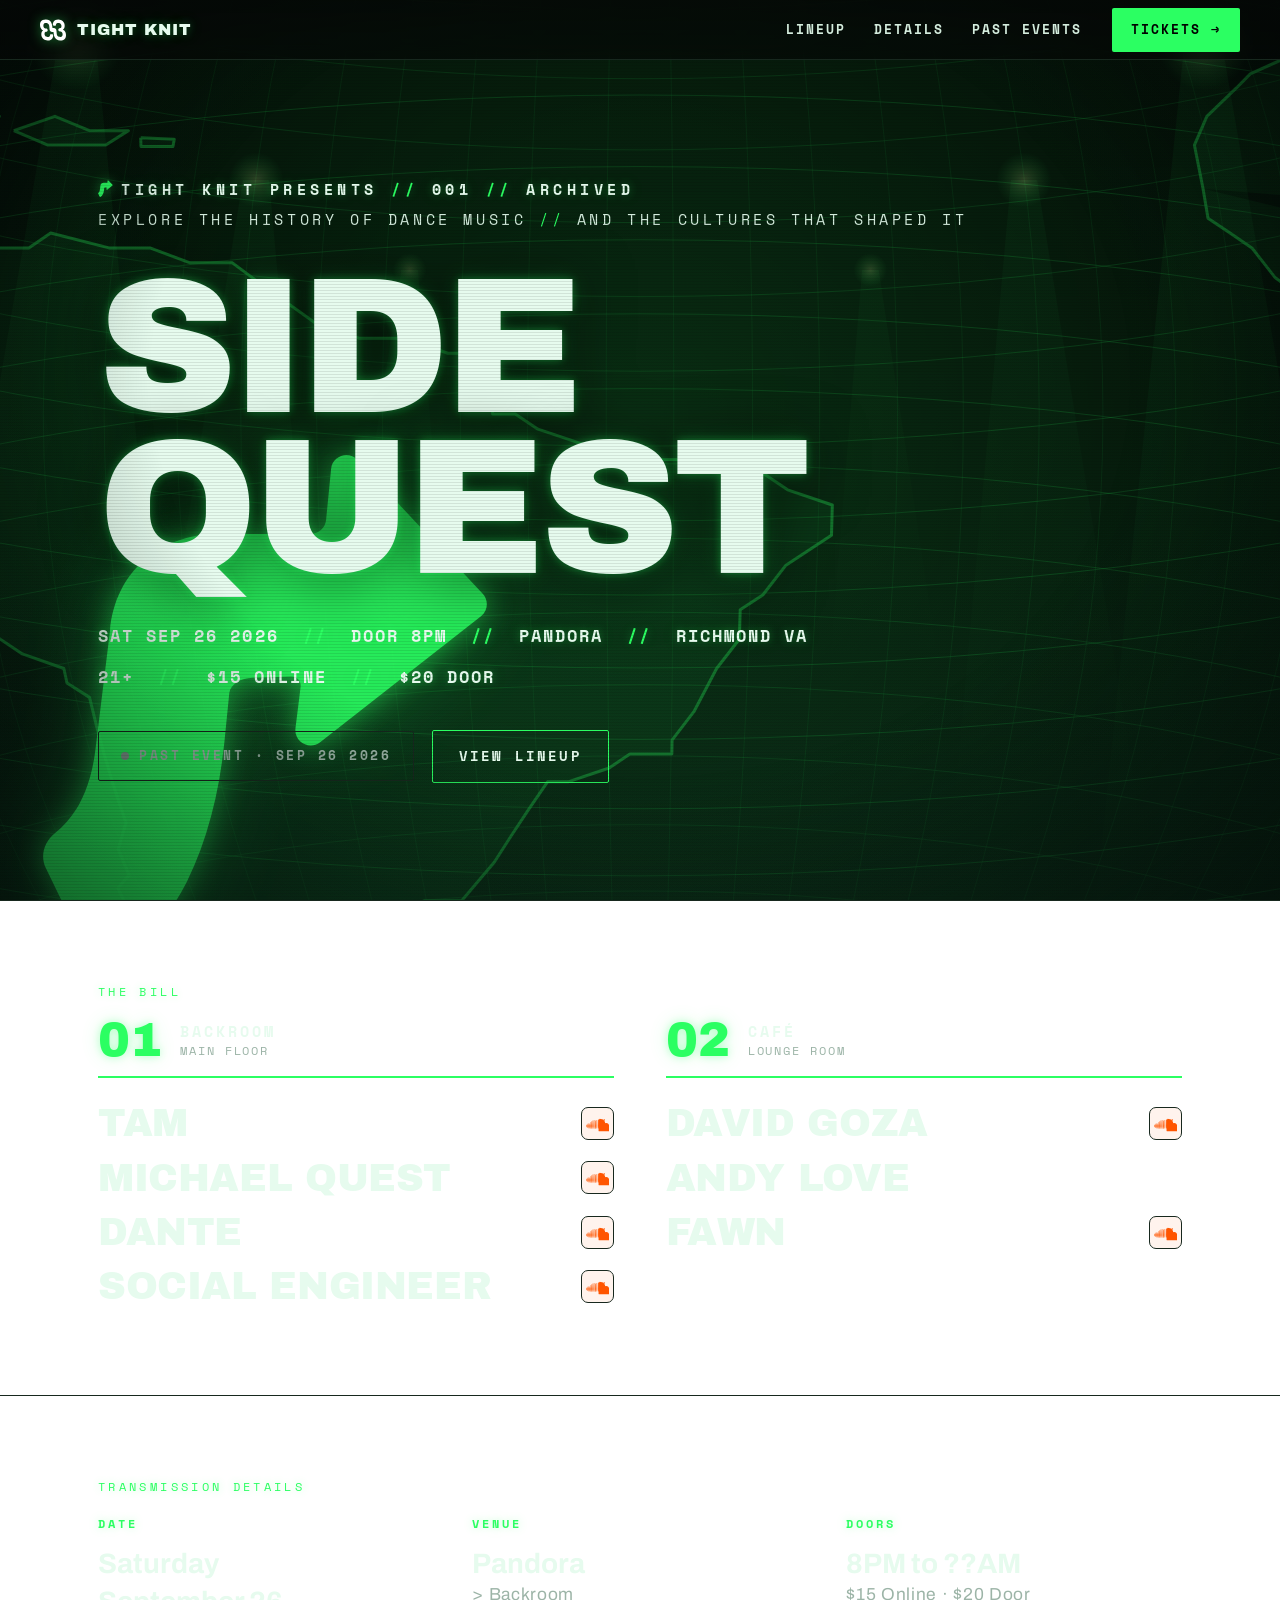
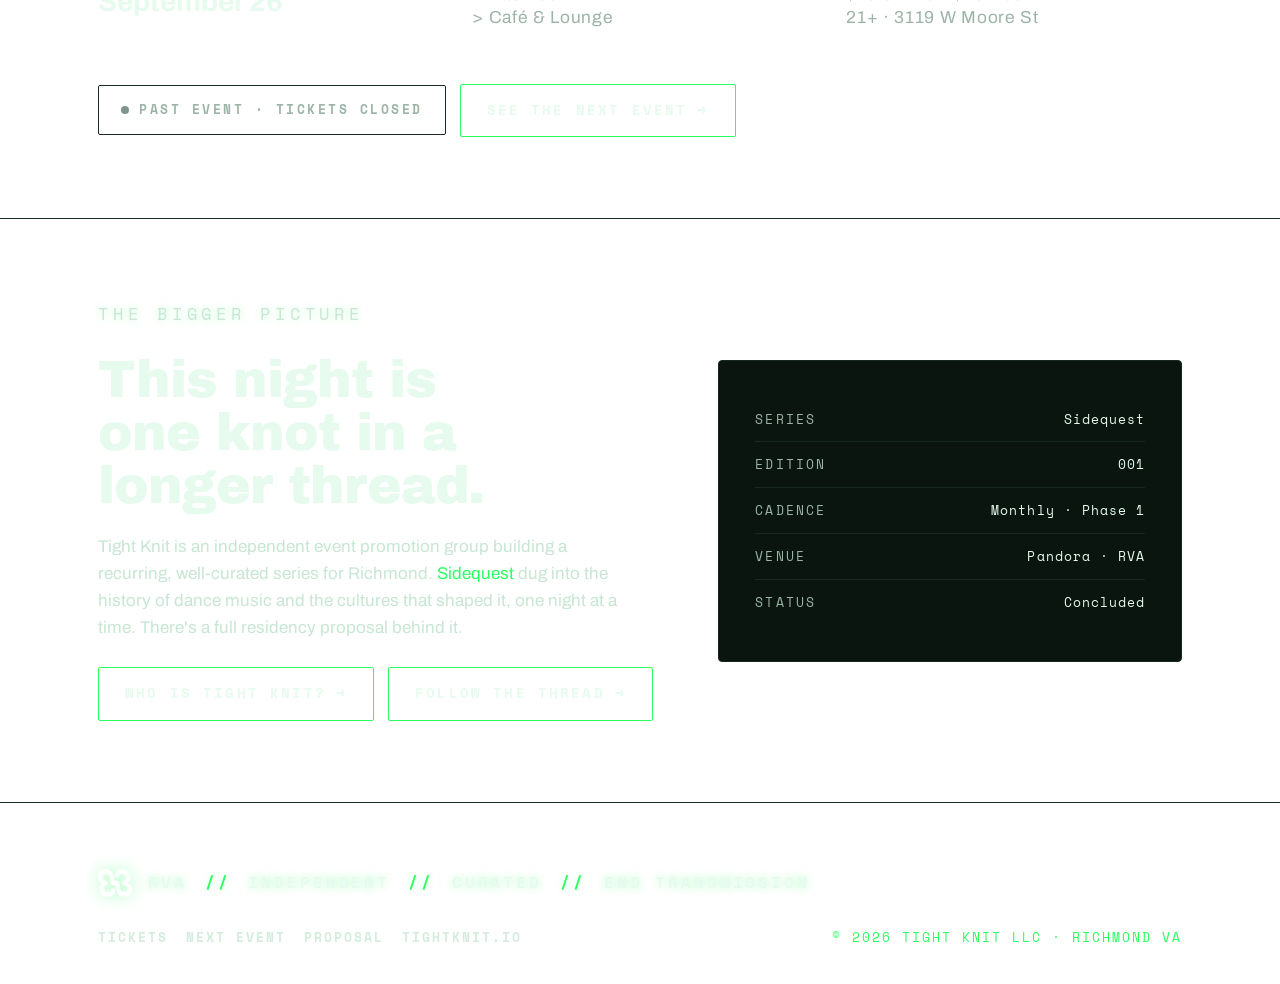
<file: events/sidequest-001.html>
<!DOCTYPE html>
<html lang="en">
<head>
<meta charset="UTF-8" />
<meta name="viewport" content="width=device-width, initial-scale=1.0, viewport-fit=cover" />
<title>Sidequest // 001 · Past Event · Richmond VA</title>
<meta name="description" content="Tight Knit presents Sidequest // 001 · a night exploring the history of dance music and the cultures that shaped it. Pandora, Richmond VA. Saturday September 26, 2026." />
<meta property="og:title" content="Sidequest // 001 · Tight Knit" />
<meta property="og:description" content="Explore the history of dance music and the cultures that shaped it. Pandora, Richmond VA · Saturday September 26, 2026. Tickets on Shotgun." />
<meta name="theme-color" content="#060a08" />
<link rel="icon" href="../images/favicon.svg" />
<link rel="preconnect" href="https://fonts.googleapis.com" />
<link rel="preconnect" href="https://fonts.gstatic.com" crossorigin />
<link href="https://fonts.googleapis.com/css2?family=Archivo+Black&family=Archivo:ital,wght@0,400;0,700;0,800;0,900;1,900&family=Space+Mono:wght@400;700&display=swap" rel="stylesheet" />
<link rel="stylesheet" href="../home.css" />
</head>
<body class="theme-green">

<div class="crt-overlay" aria-hidden="true"></div>
<div class="vignette" aria-hidden="true"></div>

<!-- shared icon defs -->
<svg width="0" height="0" style="position:absolute" aria-hidden="true" focusable="false">
  <symbol id="ic-soundcloud" viewBox="0 0 24 24">
    <path d="M1.175 12.225c-.051 0-.094.046-.101.1l-.233 2.154.233 2.105c.007.058.05.098.101.098.05 0 .09-.04.099-.098l.255-2.105-.27-2.154c0-.057-.045-.1-.09-.1m-.899.828c-.06 0-.091.037-.104.094L0 14.479l.165 1.308c0 .055.045.094.09.094s.089-.045.104-.104l.21-1.319-.21-1.334c0-.061-.044-.09-.09-.09m1.83-1.229c-.061 0-.12.05-.12.11l-.21 2.563.225 2.458c0 .062.045.11.119.11.061 0 .105-.048.121-.11l.254-2.458-.254-2.563c-.016-.06-.061-.11-.121-.11m.945-.089c-.075 0-.135.06-.15.135l-.193 2.64.21 2.544c.016.077.075.138.149.138.075 0 .135-.061.15-.15l.24-2.532-.24-2.623c0-.075-.06-.135-.135-.135l-.031.03zm1.155.36c-.005-.09-.075-.149-.159-.149-.09 0-.158.06-.164.149l-.217 2.43.2 2.563c.005.09.075.157.159.157.074 0 .148-.068.148-.158l.227-2.563-.227-2.444zm.824-1.679c-.105 0-.18.09-.194.196l-.18 4.063.165 2.563c0 .104.09.194.194.194.104 0 .18-.09.195-.21l.21-2.563-.21-4.047c-.016-.12-.091-.196-.196-.196m.964-.78c-.121 0-.211.089-.225.209l-.165 4.834.165 2.548c.014.119.104.208.225.208.119 0 .209-.089.224-.208l.196-2.548-.196-4.834c-.015-.12-.105-.21-.224-.21m1.155-.689c-.135 0-.24.105-.255.247l-.15 5.499.165 2.532c.015.135.12.24.255.24s.24-.105.249-.24l.196-2.532-.196-5.488c-.009-.142-.114-.247-.249-.247l-.01-.01zm1.245-.557c-.149 0-.27.12-.284.271l-.135 6.04.135 2.512c.014.149.135.269.284.269.149 0 .271-.12.284-.27l.165-2.503-.165-6.05c-.013-.151-.135-.271-.284-.271m1.395.479c-.165 0-.301.135-.301.301l-.135 5.564.135 2.489c0 .166.136.301.301.301s.3-.135.3-.301l.15-2.489-.15-5.561c-.001-.169-.135-.304-.3-.304m1.529-.483c-.18 0-.314.149-.314.33l-.12 5.728.12 2.46c0 .179.135.314.314.314.18 0 .315-.135.315-.314l.135-2.46-.135-5.729c0-.179-.135-.328-.315-.328m1.65-.227c-.195 0-.345.149-.345.344l-.105 5.957.105 2.43c0 .194.15.344.345.344s.345-.15.345-.345l.119-2.429-.119-5.957c0-.196-.15-.346-.345-.346zm1.51-1.043c-.21 0-.375.165-.375.375l-.09 7.002.09 2.4c0 .21.165.375.375.375s.375-.165.375-.375l.105-2.4-.105-7.002c0-.21-.165-.375-.375-.375m1.575.689c-.225 0-.405.18-.42.404l-.075 6.3.09 2.37c.015.225.195.404.42.404.224 0 .404-.18.404-.405l.09-2.369-.09-6.3c0-.225-.18-.405-.405-.405m1.71.105c-.24 0-.435.195-.435.435l-.06 6.18.06 2.34c0 .24.195.435.435.435.239 0 .434-.195.434-.435l.075-2.34-.075-6.18c0-.24-.195-.435-.434-.435m1.95-.405c-.135-.075-.3-.12-.465-.12-.18 0-.36.045-.51.12-.105.06-.18.165-.18.285v.045l-.045 8.595v.015c0 .075.03.135.075.195.06.06.135.105.21.105h.165l.06-.015h.045c.105-.045.18-.149.18-.27v-.105l.06-2.385-.06-6.045c0-.105-.06-.21-.165-.27M24 14.354c0-1.59-1.29-2.879-2.879-2.879-.39 0-.765.075-1.11.225-.225-2.514-2.34-4.485-4.92-4.485-.63 0-1.245.12-1.8.33-.21.082-.27.165-.27.331v11.7c0 .18.135.315.315.33h10.485c1.59 0 2.879-1.29 2.879-2.879"/>
  </symbol>
  <symbol id="ic-quest" viewBox="0 0 45 51">
    <path d="M28.6722 1.85583C28.7985 0.572107 30.3788 0.0361106 31.2601 0.977905L43.5052 14.0668C44.1065 14.7095 44.028 15.73 43.3353 16.2728L27.601 28.5961C26.5476 29.4211 25.0235 28.5587 25.1879 27.2308L25.6927 23.1508C25.7586 22.618 25.3338 22.152 24.7972 22.1683L20.9789 22.2845C20.4203 22.3015 19.8677 22.4506 19.4496 22.7133C19.0416 22.9696 18.778 23.3197 18.7133 23.7631L18.2328 28.5824C17.7111 33.7083 16.5025 38.2425 14.598 42.1752L14.5931 42.183C12.9942 45.3337 10.914 47.9123 8.30798 49.973C7.0887 50.9371 5.37645 50.4113 4.73083 49.0775L0.751343 40.8558C0.170723 39.6558 0.658527 38.2901 1.61951 37.515C2.48581 36.8163 3.19779 36.0098 3.7699 35.0951L4.00623 34.6967C4.90302 33.0573 5.41611 31.1652 5.65271 29.0209L5.65369 29.015L7.04138 17.7074C7.53626 11.8059 11.9859 8.32542 17.3099 8.20642L17.3217 8.20544V8.20642H26.6888C27.4602 8.20621 28.1055 7.62059 28.181 6.85291L28.6722 1.85583Z"/>
  </symbol>
</svg>

<header class="site-header">
  <a class="brand" href="../index.html"><img class="brand-logo" src="../images/tk-logo.svg" alt="" aria-hidden="true" /> Tight&nbsp;Knit</a>
  <nav class="site-nav" id="siteNav" aria-label="Primary">
    <a class="nav-link" href="#lineup">Lineup</a>
    <a class="nav-link" href="#details">Details</a>
    <a class="nav-link" href="../past-events.html">Past Events</a>
  </nav>
  <div class="nav-actions">
    <a class="btn btn-primary btn-sm" href="https://shotgun.live/en/events/field-day-001" target="_blank" rel="noopener">Tickets <span class="arrow" aria-hidden="true">→</span></a>
    <button class="nav-toggle" id="navToggle" type="button" aria-label="Open menu" aria-expanded="false" aria-controls="siteNav"><span class="nav-toggle-bars" aria-hidden="true"></span></button>
  </div>
</header>

<main>

  <!-- ============ HERO ============ -->
  <section class="hero" id="top">
    <canvas id="bgCanvas" data-anim="globe" aria-hidden="true"></canvas>
    <svg class="hero-glyph" viewBox="0 0 45 51" aria-hidden="true"><use href="#ic-quest" /></svg>
    <div class="hero-veil" aria-hidden="true"></div>
    <div class="wrap">
      <p class="hero-kicker reveal"><svg class="kicker-mark" viewBox="0 0 45 51" aria-hidden="true"><use href="#ic-quest" /></svg>Tight Knit Presents <span class="sep">//</span> 001 <span class="sep">//</span> Archived</p>
      <p class="hero-sub reveal" data-delay="80">Explore the history of dance music <span class="sep" style="color:var(--warm)">//</span> and the cultures that shaped it</p>
      <h1 class="hero-title reveal" data-delay="140">
        <span>Side</span>
        <span>Quest</span>
      </h1>
      <div class="hero-flag reveal" data-delay="220">
        <span>Sat Sep 26 2026</span><span class="sep">//</span>
        <span>Door 8PM</span><span class="sep">//</span>
        <span>Pandora</span><span class="sep">//</span>
        <span>Richmond VA</span>
      </div>
      <div class="hero-flag hero-flag-2 reveal" data-delay="270">
        <span>21+</span><span class="sep">//</span>
        <span>$15 Online</span><span class="sep">//</span>
        <span>$20 Door</span>
      </div>
      <div class="hero-cta reveal" data-delay="330">
        <span class="past-tag"><span class="dot" aria-hidden="true"></span> Past Event · Sep 26 2026</span>
        <a class="btn btn-ghost" href="#lineup">View Lineup</a>
      </div>
    </div>
  </section>

  <!-- ============ LINEUP ============ -->
  <section class="section section-line" id="lineup">
    <div class="wrap">
      <p class="eyebrow reveal">The Bill</p>
      <div class="rooms">
        <div class="room reveal" data-delay="60">
          <div class="room-tag">
            <span class="num">01</span>
            <div class="room-head">
              <span class="label">Backroom</span>
              <span class="sub">Main Floor</span>
            </div>
          </div>
          <ul class="lineup">
            <li>
              <span class="who"><span class="name">Tam</span></span>
              <a class="sc-btn" href="https://soundcloud.com/user-210538346" target="_blank" rel="noopener" aria-label="Tam on SoundCloud" title="Tam on SoundCloud"><svg class="sc-ico" aria-hidden="true"><use href="#ic-soundcloud" /></svg></a>
            </li>
            <li>
              <span class="who"><span class="name">Michael Quest</span></span>
              <a class="sc-btn" href="https://soundcloud.com/djmichaelquest" target="_blank" rel="noopener" aria-label="Michael Quest on SoundCloud" title="Michael Quest on SoundCloud"><svg class="sc-ico" aria-hidden="true"><use href="#ic-soundcloud" /></svg></a>
            </li>
            <li>
              <span class="who"><span class="name">Dante</span></span>
              <a class="sc-btn" href="https://soundcloud.com/user-429107698" target="_blank" rel="noopener" aria-label="Dante on SoundCloud" title="Dante on SoundCloud"><svg class="sc-ico" aria-hidden="true"><use href="#ic-soundcloud" /></svg></a>
            </li>
            <li>
              <span class="who"><span class="name">Social Engineer</span></span>
              <a class="sc-btn" href="https://soundcloud.com/socialengineermusic" target="_blank" rel="noopener" aria-label="Social Engineer on SoundCloud" title="Social Engineer on SoundCloud"><svg class="sc-ico" aria-hidden="true"><use href="#ic-soundcloud" /></svg></a>
            </li>
          </ul>
        </div>
        <div class="room reveal" data-delay="160">
          <div class="room-tag">
            <span class="num">02</span>
            <div class="room-head">
              <span class="label">Café</span>
              <span class="sub">Lounge Room</span>
            </div>
          </div>
          <ul class="lineup">
            <li>
              <span class="who"><span class="name">David Goza</span></span>
              <a class="sc-btn" href="https://soundcloud.com/davidgozatunes" target="_blank" rel="noopener" aria-label="David Goza on SoundCloud" title="David Goza on SoundCloud"><svg class="sc-ico" aria-hidden="true"><use href="#ic-soundcloud" /></svg></a>
            </li>
            <li><span class="who"><span class="name">Andy Love</span></span></li>
            <li>
              <span class="who"><span class="name">Fawn</span></span>
              <a class="sc-btn" href="https://soundcloud.com/chasey-baber" target="_blank" rel="noopener" aria-label="Fawn on SoundCloud" title="Fawn on SoundCloud"><svg class="sc-ico" aria-hidden="true"><use href="#ic-soundcloud" /></svg></a>
            </li>
          </ul>
        </div>
      </div>
    </div>
  </section>

  <!-- ============ DETAILS ============ -->
  <section class="section section-line" id="details">
    <div class="wrap">
      <p class="eyebrow reveal">Transmission Details</p>
      <div class="details">
        <div class="detail reveal" data-delay="40">
          <p class="k">Date</p>
          <p class="v">Saturday<br />September 26</p>
        </div>
        <div class="detail reveal" data-delay="120">
          <p class="k">Venue</p>
          <p class="v">Pandora<br /><small>&gt; Backroom</small><small>&gt; Café &amp; Lounge</small></p>
        </div>
        <div class="detail reveal" data-delay="200">
          <p class="k">Doors</p>
          <p class="v">8PM to ??AM<br /><small>$15 Online · $20 Door</small><small>21+ · 3119 W Moore St</small></p>
        </div>
      </div>
      <div class="details-cta reveal" data-delay="260">
        <span class="past-tag"><span class="dot" aria-hidden="true"></span> Past Event · Tickets Closed</span>
        <a class="btn btn-ghost" href="../index.html">See the Next Event <span class="arrow" aria-hidden="true">→</span></a>
      </div>
    </div>
  </section>

  <!-- ============ ABOUT / TEASER ============ -->
  <section class="section section-line" id="about">
    <div class="wrap">
      <div class="teaser">
        <div class="reveal">
          <p class="eyebrow">The Bigger Picture</p>
          <h2>This night is one knot in a longer thread.</h2>
          <p>Tight Knit is an independent event promotion group building a recurring, well-curated series for Richmond. <em>Sidequest</em> dug into the history of dance music and the cultures that shaped it, one night at a time. There's a full residency proposal behind it.</p>
          <div style="display:flex; flex-wrap:wrap; gap:14px;">
            <a class="btn btn-ghost" href="../proposal.html">Who Is Tight Knit? <span class="arrow" aria-hidden="true">→</span></a>
            <a class="btn btn-ghost" href="../past-events.html">Follow the Thread <span class="arrow" aria-hidden="true">→</span></a>
          </div>
        </div>
        <div class="teaser-card reveal" data-delay="120" aria-hidden="true">
          <div class="row"><span class="lab">Series</span><span class="val">Sidequest</span></div>
          <div class="row"><span class="lab">Edition</span><span class="val">001</span></div>
          <div class="row"><span class="lab">Cadence</span><span class="val">Monthly · Phase 1</span></div>
          <div class="row"><span class="lab">Venue</span><span class="val">Pandora · RVA</span></div>
          <div class="row"><span class="lab">Status</span><span class="val">Concluded</span></div>
        </div>
      </div>
    </div>
  </section>

</main>

<footer class="site-footer">
  <div class="wrap">
    <div class="footer-top">
      <img class="footer-logo" src="../images/tk-logo.svg" alt="Tight Knit" />
      <div class="footer-marquee">
        <span>RVA</span><span class="sep">//</span>
        <span>Independent</span><span class="sep">//</span>
        <span>Curated</span><span class="sep">//</span>
        <span>End Transmission</span>
      </div>
    </div>
    <div class="footer-grid">
      <div class="footer-links">
        <a href="../index.html">Tickets</a>
        <a href="../index.html">Next Event</a>
        <a href="../proposal.html">Proposal</a>
        <a href="https://www.tightknit.io" target="_blank" rel="noopener">tightknit.io</a>
      </div>
      <span class="end-transmission"><span>&copy; <span id="year">2026</span> Tight Knit LLC · Richmond VA</span></span>
    </div>
  </div>
</footer>

<script src="../home.js"></script>
</body>
</html>
</file>
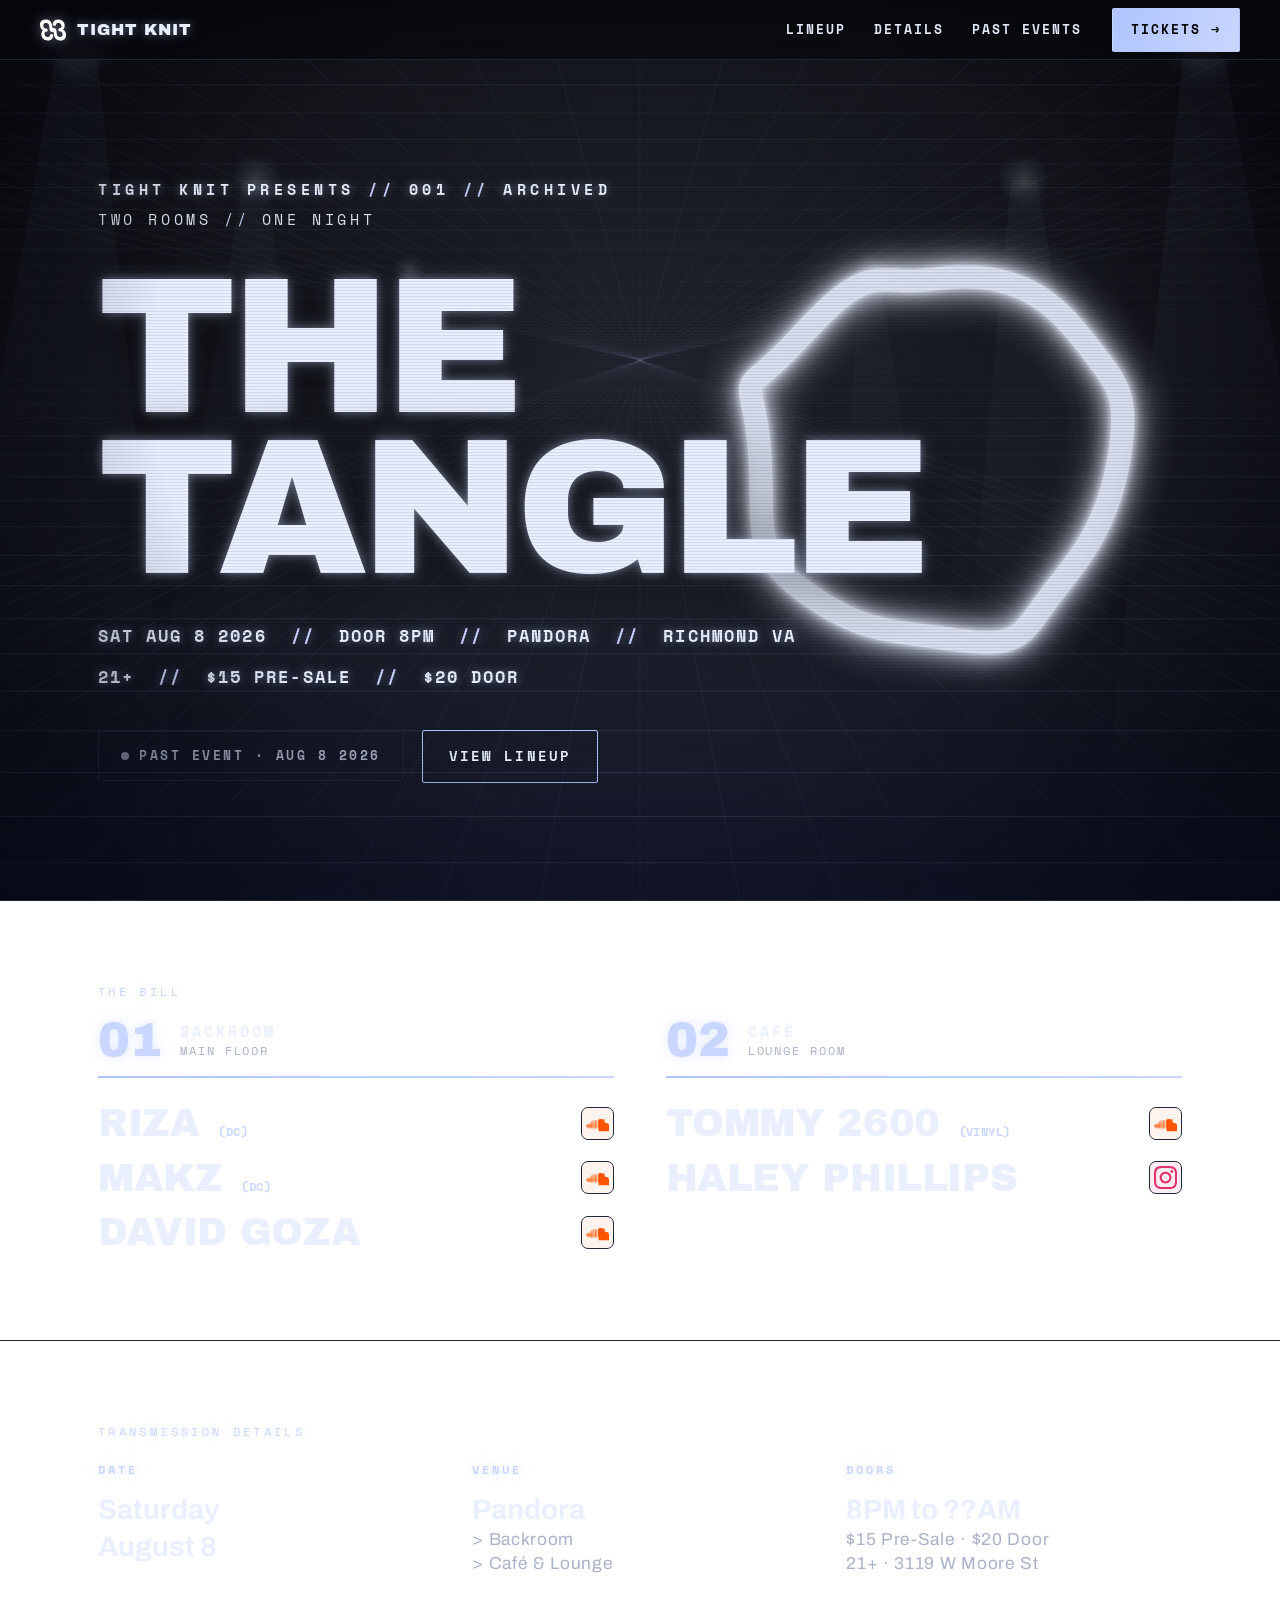
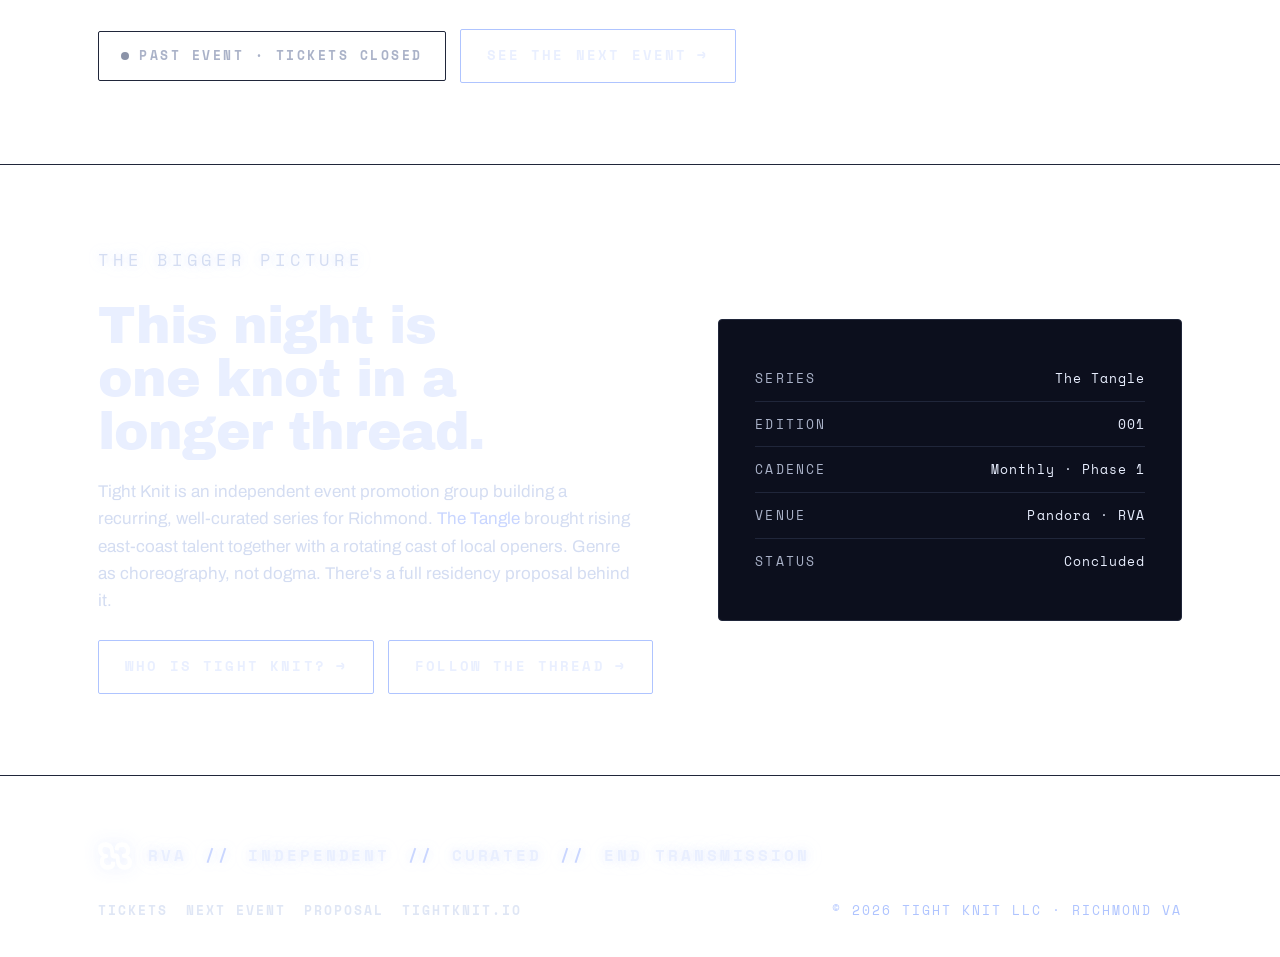
<file: events/tangle-001.html>
<!DOCTYPE html>
<html lang="en">
<head>
<meta charset="UTF-8" />
<meta name="viewport" content="width=device-width, initial-scale=1.0, viewport-fit=cover" />
<title>The Tangle // 001 · Past Event · Richmond VA</title>
<meta name="description" content="Tight Knit presents The Tangle // 001 · two rooms, one night at Pandora, Richmond VA. Saturday August 8, 2026. Riza, Makz, David Goza, Tommy 2600, Haley Phillips." />
<meta property="og:title" content="The Tangle // 001 · Tight Knit" />
<meta property="og:description" content="Two Rooms // One Night · Pandora, Richmond VA · Saturday August 8, 2026. Tickets on Shotgun." />
<meta name="theme-color" content="#06070d" />
<link rel="icon" href="../images/favicon.svg" />
<link rel="preconnect" href="https://fonts.googleapis.com" />
<link rel="preconnect" href="https://fonts.gstatic.com" crossorigin />
<link href="https://fonts.googleapis.com/css2?family=Archivo+Black&family=Archivo:wght@400;700;800;900&family=Space+Mono:wght@400;700&display=swap" rel="stylesheet" />
<link rel="stylesheet" href="../home.css" />
</head>
<body class="theme-blue">

<div class="crt-overlay" aria-hidden="true"></div>
<div class="vignette" aria-hidden="true"></div>

<!-- shared icon defs -->
<svg width="0" height="0" style="position:absolute" aria-hidden="true" focusable="false">
  <symbol id="ic-soundcloud" viewBox="0 0 24 24">
    <path d="M1.175 12.225c-.051 0-.094.046-.101.1l-.233 2.154.233 2.105c.007.058.05.098.101.098.05 0 .09-.04.099-.098l.255-2.105-.27-2.154c0-.057-.045-.1-.09-.1m-.899.828c-.06 0-.091.037-.104.094L0 14.479l.165 1.308c0 .055.045.094.09.094s.089-.045.104-.104l.21-1.319-.21-1.334c0-.061-.044-.09-.09-.09m1.83-1.229c-.061 0-.12.05-.12.11l-.21 2.563.225 2.458c0 .062.045.11.119.11.061 0 .105-.048.121-.11l.254-2.458-.254-2.563c-.016-.06-.061-.11-.121-.11m.945-.089c-.075 0-.135.06-.15.135l-.193 2.64.21 2.544c.016.077.075.138.149.138.075 0 .135-.061.15-.15l.24-2.532-.24-2.623c0-.075-.06-.135-.135-.135l-.031.03zm1.155.36c-.005-.09-.075-.149-.159-.149-.09 0-.158.06-.164.149l-.217 2.43.2 2.563c.005.09.075.157.159.157.074 0 .148-.068.148-.158l.227-2.563-.227-2.444zm.824-1.679c-.105 0-.18.09-.194.196l-.18 4.063.165 2.563c0 .104.09.194.194.194.104 0 .18-.09.195-.21l.21-2.563-.21-4.047c-.016-.12-.091-.196-.196-.196m.964-.78c-.121 0-.211.089-.225.209l-.165 4.834.165 2.548c.014.119.104.208.225.208.119 0 .209-.089.224-.208l.196-2.548-.196-4.834c-.015-.12-.105-.21-.224-.21m1.155-.689c-.135 0-.24.105-.255.247l-.15 5.499.165 2.532c.015.135.12.24.255.24s.24-.105.249-.24l.196-2.532-.196-5.488c-.009-.142-.114-.247-.249-.247l-.01-.01zm1.245-.557c-.149 0-.27.12-.284.271l-.135 6.04.135 2.512c.014.149.135.269.284.269.149 0 .271-.12.284-.27l.165-2.503-.165-6.05c-.013-.151-.135-.271-.284-.271m1.395.479c-.165 0-.301.135-.301.301l-.135 5.564.135 2.489c0 .166.136.301.301.301s.3-.135.3-.301l.15-2.489-.15-5.561c-.001-.169-.135-.304-.3-.304m1.529-.483c-.18 0-.314.149-.314.33l-.12 5.728.12 2.46c0 .179.135.314.314.314.18 0 .315-.135.315-.314l.135-2.46-.135-5.729c0-.179-.135-.328-.315-.328m1.65-.227c-.195 0-.345.149-.345.344l-.105 5.957.105 2.43c0 .194.15.344.345.344s.345-.15.345-.345l.119-2.429-.119-5.957c0-.196-.15-.346-.345-.346zm1.51-1.043c-.21 0-.375.165-.375.375l-.09 7.002.09 2.4c0 .21.165.375.375.375s.375-.165.375-.375l.105-2.4-.105-7.002c0-.21-.165-.375-.375-.375m1.575.689c-.225 0-.405.18-.42.404l-.075 6.3.09 2.37c.015.225.195.404.42.404.224 0 .404-.18.404-.405l.09-2.369-.09-6.3c0-.225-.18-.405-.405-.405m1.71.105c-.24 0-.435.195-.435.435l-.06 6.18.06 2.34c0 .24.195.435.435.435.239 0 .434-.195.434-.435l.075-2.34-.075-6.18c0-.24-.195-.435-.434-.435m1.95-.405c-.135-.075-.3-.12-.465-.12-.18 0-.36.045-.51.12-.105.06-.18.165-.18.285v.045l-.045 8.595v.015c0 .075.03.135.075.195.06.06.135.105.21.105h.165l.06-.015h.045c.105-.045.18-.149.18-.27v-.105l.06-2.385-.06-6.045c0-.105-.06-.21-.165-.27M24 14.354c0-1.59-1.29-2.879-2.879-2.879-.39 0-.765.075-1.11.225-.225-2.514-2.34-4.485-4.92-4.485-.63 0-1.245.12-1.8.33-.21.082-.27.165-.27.331v11.7c0 .18.135.315.315.33h10.485c1.59 0 2.879-1.29 2.879-2.879"/>
  </symbol>
  <symbol id="ic-instagram" viewBox="0 0 24 24">
    <path d="M12 2.163c3.204 0 3.584.012 4.85.07 3.252.148 4.771 1.691 4.919 4.919.058 1.265.069 1.645.069 4.849 0 3.205-.012 3.584-.069 4.849-.149 3.225-1.664 4.771-4.919 4.919-1.266.058-1.644.07-4.85.07-3.204 0-3.584-.012-4.849-.07-3.26-.149-4.771-1.699-4.919-4.92-.058-1.265-.07-1.644-.07-4.849 0-3.204.013-3.583.07-4.849.149-3.227 1.664-4.771 4.919-4.919 1.266-.057 1.645-.069 4.849-.069zm0-2.163c-3.259 0-3.667.014-4.947.072-4.358.2-6.78 2.618-6.98 6.98-.059 1.281-.073 1.689-.073 4.948 0 3.259.014 3.668.072 4.948.2 4.358 2.618 6.78 6.98 6.98 1.281.058 1.689.072 4.948.072 3.259 0 3.668-.014 4.948-.072 4.354-.2 6.782-2.618 6.979-6.98.059-1.28.073-1.689.073-4.948 0-3.259-.014-3.667-.072-4.947-.196-4.354-2.617-6.78-6.979-6.98-1.281-.059-1.69-.073-4.949-.073zm0 5.838c-3.403 0-6.162 2.759-6.162 6.162s2.759 6.163 6.162 6.163 6.162-2.759 6.162-6.163c0-3.403-2.759-6.162-6.162-6.162zm0 10.162c-2.209 0-4-1.79-4-4 0-2.209 1.791-4 4-4s4 1.791 4 4c0 2.21-1.791 4-4 4zm6.406-11.845c-.796 0-1.441.645-1.441 1.44s.645 1.44 1.441 1.44c.795 0 1.439-.645 1.439-1.44s-.644-1.44-1.439-1.44z"/>
  </symbol>
</svg>

<header class="site-header">
  <a class="brand" href="../index.html"><img class="brand-logo" src="../images/tk-logo.svg" alt="" aria-hidden="true" /> Tight&nbsp;Knit</a>
  <nav class="site-nav" id="siteNav" aria-label="Primary">
    <a class="nav-link" href="#lineup">Lineup</a>
    <a class="nav-link" href="#details">Details</a>
    <a class="nav-link" href="../past-events.html">Past Events</a>
  </nav>
  <div class="nav-actions">
    <a class="btn btn-primary btn-sm" href="https://shotgun.live/events/sidequest-001" target="_blank" rel="noopener">Tickets <span class="arrow" aria-hidden="true">→</span></a>
    <button class="nav-toggle" id="navToggle" type="button" aria-label="Open menu" aria-expanded="false" aria-controls="siteNav"><span class="nav-toggle-bars" aria-hidden="true"></span></button>
  </div>
</header>

<main>

  <!-- ============ HERO ============ -->
  <section class="hero" id="top">
    <canvas id="bgCanvas" aria-hidden="true"></canvas>
    <svg id="tangleSvg" class="hero-knot" viewBox="0 0 600 600" preserveAspectRatio="xMidYMid meet" aria-hidden="true"></svg>
    <div class="hero-veil" aria-hidden="true"></div>
    <div class="wrap">
      <p class="hero-kicker reveal">Tight Knit Presents <span class="sep">//</span> 001 <span class="sep">//</span> Archived</p>
      <p class="hero-sub reveal" data-delay="80">Two Rooms <span class="sep" style="color:var(--warm)">//</span> One Night</p>
      <h1 class="hero-title reveal" data-delay="140">
        <span>The</span>
        <span>Tangle</span>
      </h1>
      <div class="hero-flag reveal" data-delay="220">
        <span>Sat Aug 8 2026</span><span class="sep">//</span>
        <span>Door 8PM</span><span class="sep">//</span>
        <span>Pandora</span><span class="sep">//</span>
        <span>Richmond VA</span>
      </div>
      <div class="hero-flag hero-flag-2 reveal" data-delay="270">
        <span>21+</span><span class="sep">//</span>
        <span>$15 Pre-Sale</span><span class="sep">//</span>
        <span>$20 Door</span>
      </div>
      <div class="hero-cta reveal" data-delay="330">
        <span class="past-tag"><span class="dot" aria-hidden="true"></span> Past Event · Aug 8 2026</span>
        <a class="btn btn-ghost" href="#lineup">View Lineup</a>
      </div>
    </div>
  </section>

  <!-- ============ LINEUP ============ -->
  <section class="section section-line" id="lineup">
    <div class="wrap">
      <p class="eyebrow reveal">The Bill</p>
      <div class="rooms">
        <div class="room reveal" data-delay="60">
          <div class="room-tag">
            <span class="num">01</span>
            <div class="room-head">
              <span class="label">Backroom</span>
              <span class="sub">Main Floor</span>
            </div>
          </div>
          <ul class="lineup">
            <li>
              <span class="who"><span class="name">Riza <span class="origin">(DC)</span></span></span>
              <a class="sc-btn" href="https://soundcloud.com/rizaofficial" target="_blank" rel="noopener" aria-label="Riza on SoundCloud" title="Riza on SoundCloud"><svg class="sc-ico" aria-hidden="true"><use href="#ic-soundcloud" /></svg></a>
            </li>
            <li>
              <span class="who"><span class="name">Makz <span class="origin">(DC)</span></span></span>
              <a class="sc-btn" href="https://soundcloud.com/makz_musik" target="_blank" rel="noopener" aria-label="Makz on SoundCloud" title="Makz on SoundCloud"><svg class="sc-ico" aria-hidden="true"><use href="#ic-soundcloud" /></svg></a>
            </li>
            <li>
              <span class="who"><span class="name">David Goza</span></span>
              <a class="sc-btn" href="https://soundcloud.com/davidgozatunes" target="_blank" rel="noopener" aria-label="David Goza on SoundCloud" title="David Goza on SoundCloud"><svg class="sc-ico" aria-hidden="true"><use href="#ic-soundcloud" /></svg></a>
            </li>
          </ul>
        </div>
        <div class="room reveal" data-delay="160">
          <div class="room-tag">
            <span class="num">02</span>
            <div class="room-head">
              <span class="label">Café</span>
              <span class="sub">Lounge Room</span>
            </div>
          </div>
          <ul class="lineup">
            <li>
              <span class="who"><span class="name">Tommy 2600 <span class="origin">(Vinyl)</span></span></span>
              <a class="sc-btn" href="https://soundcloud.com/tommy2600" target="_blank" rel="noopener" aria-label="Tommy 2600 on SoundCloud" title="Tommy 2600 on SoundCloud"><svg class="sc-ico" aria-hidden="true"><use href="#ic-soundcloud" /></svg></a>
            </li>
            <li>
              <span class="who"><span class="name">Haley Phillips</span></span>
              <a class="sc-btn ig" href="https://www.instagram.com/haley_philllips/" target="_blank" rel="noopener" aria-label="Haley Phillips on Instagram" title="Haley Phillips on Instagram"><svg class="sc-ico" aria-hidden="true"><use href="#ic-instagram" /></svg></a>
            </li>
          </ul>
        </div>
      </div>
    </div>
  </section>

  <!-- ============ DETAILS ============ -->
  <section class="section section-line" id="details">
    <div class="wrap">
      <p class="eyebrow reveal">Transmission Details</p>
      <div class="details">
        <div class="detail reveal" data-delay="40">
          <p class="k">Date</p>
          <p class="v">Saturday<br />August 8</p>
        </div>
        <div class="detail reveal" data-delay="120">
          <p class="k">Venue</p>
          <p class="v">Pandora<br /><small>&gt; Backroom</small><small>&gt; Café &amp; Lounge</small></p>
        </div>
        <div class="detail reveal" data-delay="200">
          <p class="k">Doors</p>
          <p class="v">8PM to ??AM<br /><small>$15 Pre-Sale · $20 Door</small><small>21+ · 3119 W Moore St</small></p>
        </div>
      </div>
      <div class="details-cta reveal" data-delay="260">
        <span class="past-tag"><span class="dot" aria-hidden="true"></span> Past Event · Tickets Closed</span>
        <a class="btn btn-ghost" href="../index.html">See the Next Event <span class="arrow" aria-hidden="true">→</span></a>
      </div>
    </div>
  </section>

  <!-- ============ PROPOSAL TEASER ============ -->
  <section class="section section-line" id="about">
    <div class="wrap">
      <div class="teaser">
        <div class="reveal">
          <p class="eyebrow">The Bigger Picture</p>
          <h2>This night is one knot in a longer thread.</h2>
          <p>Tight Knit is an independent event promotion group building a recurring, well-curated series for Richmond. <em>The Tangle</em> brought rising east-coast talent together with a rotating cast of local openers. Genre as choreography, not dogma. There's a full residency proposal behind it.</p>
          <div style="display:flex; flex-wrap:wrap; gap:14px;">
            <a class="btn btn-ghost" href="../proposal.html">Who Is Tight Knit? <span class="arrow" aria-hidden="true">→</span></a>
            <a class="btn btn-ghost" href="../past-events.html">Follow the Thread <span class="arrow" aria-hidden="true">→</span></a>
          </div>
        </div>
        <div class="teaser-card reveal" data-delay="120" aria-hidden="true">
          <div class="row"><span class="lab">Series</span><span class="val">The Tangle</span></div>
          <div class="row"><span class="lab">Edition</span><span class="val">001</span></div>
          <div class="row"><span class="lab">Cadence</span><span class="val">Monthly · Phase 1</span></div>
          <div class="row"><span class="lab">Venue</span><span class="val">Pandora · RVA</span></div>
          <div class="row"><span class="lab">Status</span><span class="val">Concluded</span></div>
        </div>
      </div>
    </div>
  </section>

</main>

<footer class="site-footer">
  <div class="wrap">
    <div class="footer-top">
      <img class="footer-logo" src="../images/tk-logo.svg" alt="Tight Knit" />
      <div class="footer-marquee">
        <span>RVA</span><span class="sep">//</span>
        <span>Independent</span><span class="sep">//</span>
        <span>Curated</span><span class="sep">//</span>
        <span>End Transmission</span>
      </div>
    </div>
    <div class="footer-grid">
      <div class="footer-links">
        <a href="../index.html">Tickets</a>
        <a href="../index.html">Next Event</a>
        <a href="../proposal.html">Proposal</a>
        <a href="https://www.tightknit.io" target="_blank" rel="noopener">tightknit.io</a>
      </div>
      <span class="end-transmission"><span>&copy; <span id="year">2026</span> Tight Knit LLC · Richmond VA</span></span>
    </div>
  </div>
</footer>

<script src="../home.js"></script>
</body>
</html>
</file>
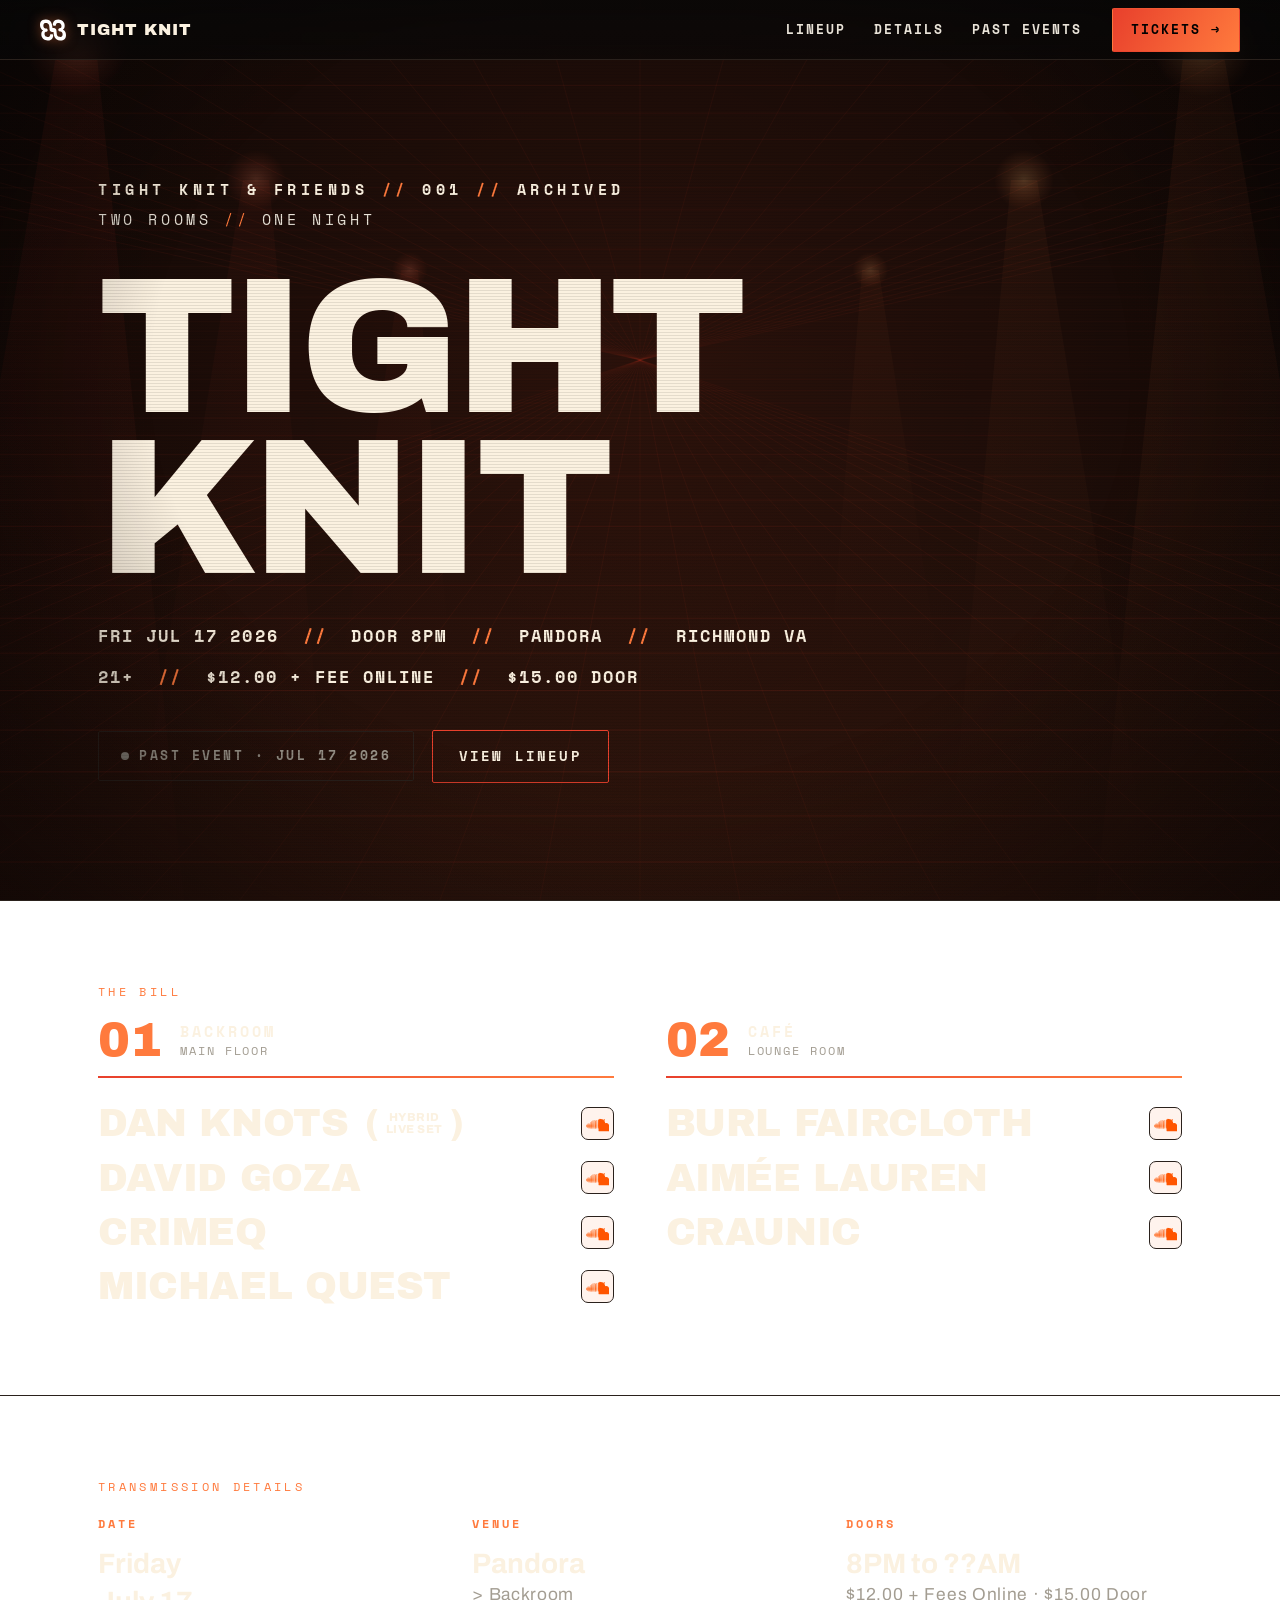
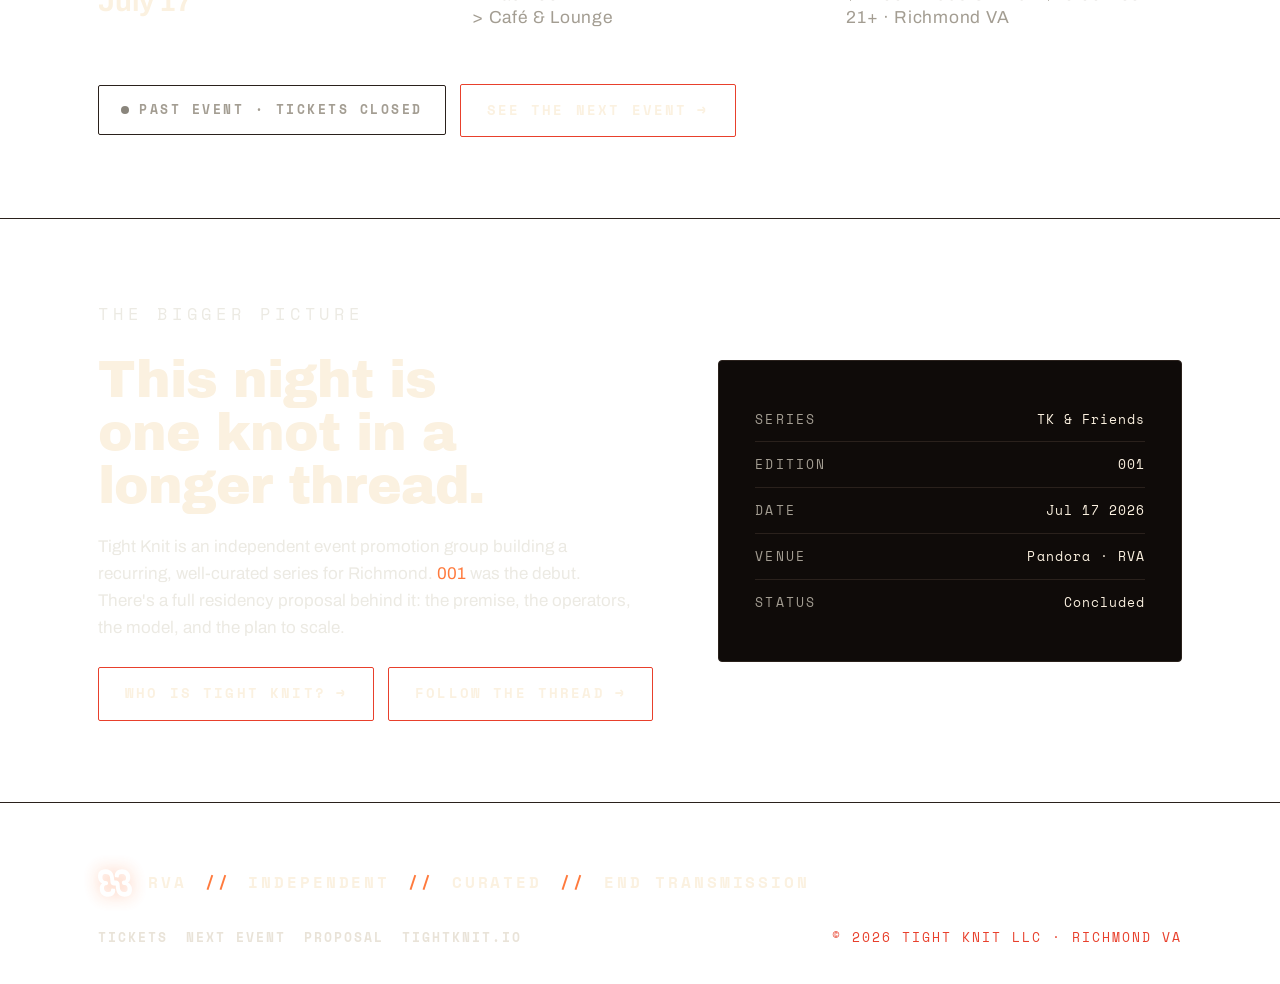
<file: events/tkf-001.html>
<!DOCTYPE html>
<html lang="en">
<head>
<meta charset="UTF-8" />
<meta name="viewport" content="width=device-width, initial-scale=1.0, viewport-fit=cover" />
<title>Tight Knit &amp; Friends // 001 · Past Event · Richmond VA</title>
<meta name="description" content="Archived: Tight Knit & Friends // 001 · two rooms, one night at Pandora, Richmond VA. Friday July 17, 2026." />
<meta property="og:title" content="Tight Knit & Friends // 001 · Archived" />
<meta property="og:description" content="Two Rooms // One Night · Pandora, Richmond VA · Friday July 17, 2026." />
<meta name="theme-color" content="#070707" />
<link rel="icon" href="../images/favicon.svg" />
<link rel="preconnect" href="https://fonts.googleapis.com" />
<link rel="preconnect" href="https://fonts.gstatic.com" crossorigin />
<link href="https://fonts.googleapis.com/css2?family=Archivo+Black&family=Archivo:wght@400;700;800;900&family=Space+Mono:wght@400;700&display=swap" rel="stylesheet" />
<link rel="stylesheet" href="../home.css" />
</head>
<body class="theme-warm">

<div class="crt-overlay" aria-hidden="true"></div>
<div class="vignette" aria-hidden="true"></div>

<svg width="0" height="0" style="position:absolute" aria-hidden="true" focusable="false">
  <symbol id="ic-soundcloud" viewBox="0 0 24 24">
    <path d="M1.175 12.225c-.051 0-.094.046-.101.1l-.233 2.154.233 2.105c.007.058.05.098.101.098.05 0 .09-.04.099-.098l.255-2.105-.27-2.154c0-.057-.045-.1-.09-.1m-.899.828c-.06 0-.091.037-.104.094L0 14.479l.165 1.308c0 .055.045.094.09.094s.089-.045.104-.104l.21-1.319-.21-1.334c0-.061-.044-.09-.09-.09m1.83-1.229c-.061 0-.12.05-.12.11l-.21 2.563.225 2.458c0 .062.045.11.119.11.061 0 .105-.048.121-.11l.254-2.458-.254-2.563c-.016-.06-.061-.11-.121-.11m.945-.089c-.075 0-.135.06-.15.135l-.193 2.64.21 2.544c.016.077.075.138.149.138.075 0 .135-.061.15-.15l.24-2.532-.24-2.623c0-.075-.06-.135-.135-.135l-.031.03zm1.155.36c-.005-.09-.075-.149-.159-.149-.09 0-.158.06-.164.149l-.217 2.43.2 2.563c.005.09.075.157.159.157.074 0 .148-.068.148-.158l.227-2.563-.227-2.444zm.824-1.679c-.105 0-.18.09-.194.196l-.18 4.063.165 2.563c0 .104.09.194.194.194.104 0 .18-.09.195-.21l.21-2.563-.21-4.047c-.016-.12-.091-.196-.196-.196m.964-.78c-.121 0-.211.089-.225.209l-.165 4.834.165 2.548c.014.119.104.208.225.208.119 0 .209-.089.224-.208l.196-2.548-.196-4.834c-.015-.12-.105-.21-.224-.21m1.155-.689c-.135 0-.24.105-.255.247l-.15 5.499.165 2.532c.015.135.12.24.255.24s.24-.105.249-.24l.196-2.532-.196-5.488c-.009-.142-.114-.247-.249-.247l-.01-.01zm1.245-.557c-.149 0-.27.12-.284.271l-.135 6.04.135 2.512c.014.149.135.269.284.269.149 0 .271-.12.284-.27l.165-2.503-.165-6.05c-.013-.151-.135-.271-.284-.271m1.395.479c-.165 0-.301.135-.301.301l-.135 5.564.135 2.489c0 .166.136.301.301.301s.3-.135.3-.301l.15-2.489-.15-5.561c-.001-.169-.135-.304-.3-.304m1.529-.483c-.18 0-.314.149-.314.33l-.12 5.728.12 2.46c0 .179.135.314.314.314.18 0 .315-.135.315-.314l.135-2.46-.135-5.729c0-.179-.135-.328-.315-.328m1.65-.227c-.195 0-.345.149-.345.344l-.105 5.957.105 2.43c0 .194.15.344.345.344s.345-.15.345-.345l.119-2.429-.119-5.957c0-.196-.15-.346-.345-.346zm1.51-1.043c-.21 0-.375.165-.375.375l-.09 7.002.09 2.4c0 .21.165.375.375.375s.375-.165.375-.375l.105-2.4-.105-7.002c0-.21-.165-.375-.375-.375m1.575.689c-.225 0-.405.18-.42.404l-.075 6.3.09 2.37c.015.225.195.404.42.404.224 0 .404-.18.404-.405l.09-2.369-.09-6.3c0-.225-.18-.405-.405-.405m1.71.105c-.24 0-.435.195-.435.435l-.06 6.18.06 2.34c0 .24.195.435.435.435.239 0 .434-.195.434-.435l.075-2.34-.075-6.18c0-.24-.195-.435-.434-.435m1.95-.405c-.135-.075-.3-.12-.465-.12-.18 0-.36.045-.51.12-.105.06-.18.165-.18.285v.045l-.045 8.595v.015c0 .075.03.135.075.195.06.06.135.105.21.105h.165l.06-.015h.045c.105-.045.18-.149.18-.27v-.105l.06-2.385-.06-6.045c0-.105-.06-.21-.165-.27M24 14.354c0-1.59-1.29-2.879-2.879-2.879-.39 0-.765.075-1.11.225-.225-2.514-2.34-4.485-4.92-4.485-.63 0-1.245.12-1.8.33-.21.082-.27.165-.27.331v11.7c0 .18.135.315.315.33h10.485c1.59 0 2.879-1.29 2.879-2.879"/>
  </symbol>
</svg>

<header class="site-header">
  <a class="brand" href="../index.html"><img class="brand-logo" src="../images/tk-logo.svg" alt="" aria-hidden="true" /> Tight&nbsp;Knit</a>
  <nav class="site-nav" id="siteNav" aria-label="Primary">
    <a class="nav-link" href="#lineup">Lineup</a>
    <a class="nav-link" href="#details">Details</a>
    <a class="nav-link" href="../past-events.html">Past Events</a>
  </nav>
  <div class="nav-actions">
    <a class="btn btn-primary btn-sm" href="https://shotgun.live/en/events/field-day-001" target="_blank" rel="noopener">Tickets <span class="arrow" aria-hidden="true">→</span></a>
    <button class="nav-toggle" id="navToggle" type="button" aria-label="Open menu" aria-expanded="false" aria-controls="siteNav"><span class="nav-toggle-bars" aria-hidden="true"></span></button>
  </div>
</header>

<main>

  <!-- ============ HERO ============ -->
  <section class="hero" id="top">
    <canvas id="bgCanvas" aria-hidden="true"></canvas>
    <div class="hero-veil" aria-hidden="true"></div>
    <div class="wrap">
      <p class="hero-kicker reveal">Tight Knit &amp; Friends <span class="sep">//</span> 001 <span class="sep">//</span> Archived</p>
      <p class="hero-sub reveal" data-delay="80">Two Rooms <span class="sep" style="color:var(--warm)">//</span> One Night</p>
      <h1 class="hero-title reveal" data-delay="140">
        <span>Tight</span>
        <span>Knit</span>
      </h1>
      <div class="hero-flag reveal" data-delay="220">
        <span>Fri Jul 17 2026</span><span class="sep">//</span>
        <span>Door 8PM</span><span class="sep">//</span>
        <span>Pandora</span><span class="sep">//</span>
        <span>Richmond VA</span>
      </div>
      <div class="hero-flag hero-flag-2 reveal" data-delay="270">
        <span>21+</span><span class="sep">//</span>
        <span>$12.00 + Fee Online</span><span class="sep">//</span>
        <span>$15.00 Door</span>
      </div>
      <div class="hero-cta reveal" data-delay="330">
        <span class="past-tag"><span class="dot" aria-hidden="true"></span> Past Event · Jul 17 2026</span>
        <a class="btn btn-ghost" href="#lineup">View Lineup</a>
      </div>
    </div>
  </section>

  <!-- ============ LINEUP ============ -->
  <section class="section section-line" id="lineup">
    <div class="wrap">
      <p class="eyebrow reveal">The Bill</p>
      <div class="rooms">
        <div class="room reveal" data-delay="60">
          <div class="room-tag">
            <span class="num">01</span>
            <div class="room-head">
              <span class="label">Backroom</span>
              <span class="sub">Main Floor</span>
            </div>
          </div>
          <ul class="lineup">
            <li>
              <span class="who">
                <span class="name">Dan Knots</span>
                <span class="paren-lockup" role="text" aria-label="Hybrid Live Set">
                  <span class="paren" aria-hidden="true">(</span>
                  <span class="paren-text" aria-hidden="true">Hybrid<br />Live Set</span>
                  <span class="paren" aria-hidden="true">)</span>
                </span>
              </span>
              <a class="sc-btn" href="https://soundcloud.com/dan-knots" target="_blank" rel="noopener" aria-label="Dan Knots on SoundCloud" title="Dan Knots on SoundCloud"><svg class="sc-ico" aria-hidden="true"><use href="#ic-soundcloud" /></svg></a>
            </li>
            <li>
              <span class="who"><span class="name">David Goza</span></span>
              <a class="sc-btn" href="https://soundcloud.com/davidgozatunes" target="_blank" rel="noopener" aria-label="David Goza on SoundCloud" title="David Goza on SoundCloud"><svg class="sc-ico" aria-hidden="true"><use href="#ic-soundcloud" /></svg></a>
            </li>
            <li>
              <span class="who"><span class="name">Crimeq</span></span>
              <a class="sc-btn" href="https://soundcloud.com/crim_eq" target="_blank" rel="noopener" aria-label="Crimeq on SoundCloud" title="Crimeq on SoundCloud"><svg class="sc-ico" aria-hidden="true"><use href="#ic-soundcloud" /></svg></a>
            </li>
            <li>
              <span class="who"><span class="name">Michael Quest</span></span>
              <a class="sc-btn" href="https://soundcloud.com/djmichaelquest" target="_blank" rel="noopener" aria-label="Michael Quest on SoundCloud" title="Michael Quest on SoundCloud"><svg class="sc-ico" aria-hidden="true"><use href="#ic-soundcloud" /></svg></a>
            </li>
          </ul>
        </div>
        <div class="room reveal" data-delay="160">
          <div class="room-tag">
            <span class="num">02</span>
            <div class="room-head">
              <span class="label">Café</span>
              <span class="sub">Lounge Room</span>
            </div>
          </div>
          <ul class="lineup">
            <li>
              <span class="who"><span class="name">Burl Faircloth</span></span>
              <a class="sc-btn" href="https://soundcloud.com/burlfaircloth" target="_blank" rel="noopener" aria-label="Burl Faircloth on SoundCloud" title="Burl Faircloth on SoundCloud"><svg class="sc-ico" aria-hidden="true"><use href="#ic-soundcloud" /></svg></a>
            </li>
            <li>
              <span class="who"><span class="name">Aimée Lauren</span></span>
              <a class="sc-btn" href="https://soundcloud.com/user9401511" target="_blank" rel="noopener" aria-label="Aimée Lauren on SoundCloud" title="Aimée Lauren on SoundCloud"><svg class="sc-ico" aria-hidden="true"><use href="#ic-soundcloud" /></svg></a>
            </li>
            <li>
              <span class="who"><span class="name">Craunic</span></span>
              <a class="sc-btn" href="https://soundcloud.com/craunic" target="_blank" rel="noopener" aria-label="Craunic on SoundCloud" title="Craunic on SoundCloud"><svg class="sc-ico" aria-hidden="true"><use href="#ic-soundcloud" /></svg></a>
            </li>
          </ul>
        </div>
      </div>
    </div>
  </section>

  <!-- ============ DETAILS ============ -->
  <section class="section section-line" id="details">
    <div class="wrap">
      <p class="eyebrow reveal">Transmission Details</p>
      <div class="details">
        <div class="detail reveal" data-delay="40">
          <p class="k">Date</p>
          <p class="v">Friday<br />July 17</p>
        </div>
        <div class="detail reveal" data-delay="120">
          <p class="k">Venue</p>
          <p class="v">Pandora<br /><small>&gt; Backroom</small><small>&gt; Café &amp; Lounge</small></p>
        </div>
        <div class="detail reveal" data-delay="200">
          <p class="k">Doors</p>
          <p class="v">8PM to ??AM<br /><small>$12.00 + Fees Online · $15.00 Door</small><small>21+ · Richmond VA</small></p>
        </div>
      </div>
      <div class="details-cta reveal" data-delay="260">
        <span class="past-tag"><span class="dot" aria-hidden="true"></span> Past Event · Tickets Closed</span>
        <a class="btn btn-ghost" href="../index.html">See the Next Event <span class="arrow" aria-hidden="true">→</span></a>
      </div>
    </div>
  </section>

  <!-- ============ PROPOSAL TEASER ============ -->
  <section class="section section-line" id="about">
    <div class="wrap">
      <div class="teaser">
        <div class="reveal">
          <p class="eyebrow">The Bigger Picture</p>
          <h2>This night is one knot in a longer thread.</h2>
          <p>Tight Knit is an independent event promotion group building a recurring, well-curated series for Richmond. <em>001</em> was the debut. There's a full residency proposal behind it: the premise, the operators, the model, and the plan to scale.</p>
          <div style="display:flex; flex-wrap:wrap; gap:14px;">
            <a class="btn btn-ghost" href="../proposal.html">Who Is Tight Knit? <span class="arrow" aria-hidden="true">→</span></a>
            <a class="btn btn-ghost" href="../past-events.html">Follow the Thread <span class="arrow" aria-hidden="true">→</span></a>
          </div>
        </div>
        <div class="teaser-card reveal" data-delay="120" aria-hidden="true">
          <div class="row"><span class="lab">Series</span><span class="val">TK &amp; Friends</span></div>
          <div class="row"><span class="lab">Edition</span><span class="val">001</span></div>
          <div class="row"><span class="lab">Date</span><span class="val">Jul 17 2026</span></div>
          <div class="row"><span class="lab">Venue</span><span class="val">Pandora · RVA</span></div>
          <div class="row"><span class="lab">Status</span><span class="val">Concluded</span></div>
        </div>
      </div>
    </div>
  </section>

</main>

<footer class="site-footer">
  <div class="wrap">
    <div class="footer-top">
      <img class="footer-logo" src="../images/tk-logo.svg" alt="Tight Knit" />
      <div class="footer-marquee">
        <span>RVA</span><span class="sep">//</span>
        <span>Independent</span><span class="sep">//</span>
        <span>Curated</span><span class="sep">//</span>
        <span>End Transmission</span>
      </div>
    </div>
    <div class="footer-grid">
      <div class="footer-links">
        <a href="../index.html">Tickets</a>
        <a href="../index.html">Next Event</a>
        <a href="../proposal.html">Proposal</a>
        <a href="https://www.tightknit.io" target="_blank" rel="noopener">tightknit.io</a>
      </div>
      <span class="end-transmission"><span>&copy; <span id="year">2026</span> Tight Knit LLC · Richmond VA</span></span>
    </div>
  </div>
</footer>

<script src="../home.js"></script>
</body>
</html>
</file>
<file: home.css>
/* ============================================================
   TIGHT KNIT · site styles (event landing · archive · timeline)
   Palette is variable-driven. Default = the CURRENT on-sale event
   (Field Day // 001, day→night green + sun orange). Body theme
   classes restore an archived event's original palette:
     .theme-green → Sidequest // 001 (vivid green)
     .theme-blue  → The Tangle // 001 (ice blue)
     .theme-warm  → Tight Knit & Friends // 001 (red)
     .theme-amber → Park Raiser (amber)
   ============================================================ */

:root {
  /* --- current event palette: FIELD DAY // 001 (UV purple + sun orange) --- */
  --accent: #9b5cff;
  --accent-rgb: 155, 92, 255;
  --warm: #ff9f43;
  --warm-rgb: 255, 159, 67;
  --head: #ece9f5;
  --ink: #cdc9dc;
  --muted: #8a8598;
  --muted-bright: #a9a4ba;
  --txt-bright: #ddd8ec;
  --line: #241f33;
  --bg-raise: #100b1a;
  --accent-dim: rgba(155, 92, 255, 0.15);
  --knot: #ece9f5;
  --glow: 0 0 8px rgba(155, 92, 255, 0.32), 0 0 20px rgba(155, 92, 255, 0.18);
  --bg-grad: linear-gradient(180deg, #080710 0%, #0a0814 46%, #0f0b1e 82%, #140d26 100%);
  --vignette-col: rgba(6, 4, 12, 0.6);
  --veil-btm: rgba(12, 8, 24, 0.5);
  --chrome-1: rgba(8, 6, 14, 0.79);
  --chrome-2: rgba(8, 6, 14, 0.63);

  /* --- type --- */
  --mono: "Space Mono", ui-monospace, SFMono-Regular, Menlo, monospace;
  --sans: "Archivo", system-ui, -apple-system, sans-serif;
  --display: "Archivo Black", "Archivo", system-ui, sans-serif;
  --nav-h: 60px;
  --ease: cubic-bezier(0.22, 1, 0.36, 1);
  --maxw: 1180px;
}

/* --- archived event palette: SIDEQUEST // 001 (vivid green) --- */
.theme-green {
  --accent: #2bff62;
  --accent-rgb: 43, 255, 98;
  --warm: #2bff62;
  --warm-rgb: 43, 255, 98;
  --head: #e6fbee;
  --ink: #c7e6d3;
  --muted: #7e968a;
  --muted-bright: #9cb4a7;
  --txt-bright: #d4ecdd;
  --line: #17281e;
  --bg-raise: #0a1510;
  --accent-dim: rgba(43, 255, 98, 0.13);
  --knot: #e6fbee;
  --glow: 0 0 8px rgba(43, 255, 98, 0.30), 0 0 20px rgba(43, 255, 98, 0.16);
  --bg-grad: linear-gradient(180deg, #050706 0%, #060a08 46%, #08150e 82%, #0a1e14 100%);
  --vignette-col: rgba(3, 12, 8, 0.62);
  --veil-btm: rgba(6, 22, 14, 0.5);
  --chrome-1: rgba(5, 7, 6, 0.79);
  --chrome-2: rgba(5, 7, 6, 0.63);
}

/* --- archived event palette: THE TANGLE // 001 (ice blue) --- */
.theme-blue {
  --accent: #afc4ff;
  --accent-rgb: 175, 196, 255;
  --warm: #c9d6ff;
  --warm-rgb: 201, 214, 255;
  --head: #e9efff;
  --ink: #d4ddf2;
  --muted: #8b93a8;
  --muted-bright: #aab2c8;
  --txt-bright: #dfe6f5;
  --line: #20263a;
  --bg-raise: #0c0f1d;
  --accent-dim: rgba(175, 196, 255, 0.14);
  --knot: #e9efff;
  --glow: 0 0 8px rgba(201, 214, 255, 0.42), 0 0 20px rgba(201, 214, 255, 0.22);
  --bg-grad: linear-gradient(180deg, #050609 0%, #06070d 46%, #080a16 82%, #0b0e22 100%);
  --vignette-col: rgba(4, 6, 16, 0.62);
  --veil-btm: rgba(6, 9, 24, 0.5);
  --chrome-1: rgba(5, 6, 11, 0.79);
  --chrome-2: rgba(5, 6, 11, 0.63);
}

/* --- archived event palette: TIGHT KNIT & FRIENDS // 001 (warm red) --- */
.theme-warm {
  --accent: #e8402c;
  --accent-rgb: 232, 64, 44;
  --warm: #ff7a3d;
  --warm-rgb: 255, 122, 61;
  --head: #fbf1e0;
  --ink: #eceae3;
  --muted: #8a857c;
  --muted-bright: #a39d92;
  --txt-bright: #e9e3d8;
  --line: #2a211c;
  --bg-raise: #0f0b09;
  --accent-dim: rgba(232, 64, 44, 0.14);
  --glow: none;
  --bg-grad: linear-gradient(180deg, #070707 0%, #0a0707 46%, #160d09 82%, #25140c 100%);
  --vignette-col: rgba(8, 3, 3, 0.6);
  --veil-btm: rgba(28, 12, 8, 0.5);
  --chrome-1: rgba(7, 7, 7, 0.79);
  --chrome-2: rgba(7, 7, 7, 0.63);
}

/* --- partner event palette: PARK RAISER / Little Giant Society (amber) --- */
.theme-amber {
  --accent: #ffb43d;
  --accent-rgb: 255, 180, 61;
  --warm: #ffcf8a;
  --warm-rgb: 255, 207, 138;
  --head: #fdf3e3;
  --ink: #e6dccb;
  --muted: #9a8f7c;
  --muted-bright: #bcb19b;
  --txt-bright: #efe6d6;
  --line: #2a2418;
  --bg-raise: #14110a;
  --accent-dim: rgba(255, 180, 61, 0.13);
  --knot: #fdf3e3;
  --glow: 0 0 8px rgba(255, 180, 61, 0.30), 0 0 20px rgba(255, 180, 61, 0.16);
  --bg-grad: linear-gradient(180deg, #0a0906 0%, #0c0a06 46%, #17120a 82%, #221a0d 100%);
  --vignette-col: rgba(12, 9, 3, 0.62);
  --veil-btm: rgba(22, 16, 8, 0.5);
  --chrome-1: rgba(8, 7, 5, 0.79);
  --chrome-2: rgba(8, 7, 5, 0.63);
}

* { margin: 0; padding: 0; box-sizing: border-box; }

html { scroll-behavior: smooth; }

body {
  background: var(--bg-grad) no-repeat;
  background-attachment: fixed;
  color: var(--ink);
  font-family: var(--sans);
  font-size: 16px;
  line-height: 1.6;
  -webkit-font-smoothing: antialiased;
  min-height: 100vh;
  overflow-x: hidden;
}

a { color: inherit; }
::selection { background: var(--accent); color: #05060b; }

/* ---------- CRT atmosphere ---------- */
.crt-overlay {
  position: fixed; inset: 0; z-index: 90; pointer-events: none;
  background: repeating-linear-gradient(
    to bottom,
    transparent 0px, transparent 2px,
    rgba(0, 0, 0, 0.16) 2px, rgba(0, 0, 0, 0.16) 3px
  );
  mix-blend-mode: multiply;
  opacity: 0.55;
}
.vignette {
  position: fixed; inset: 0; z-index: 89; pointer-events: none;
  background: radial-gradient(ellipse at 50% 42%, transparent 54%, var(--vignette-col) 100%);
}

/* ---------- header / nav ---------- */
.site-header {
  position: fixed; top: 0; left: 0; right: 0; z-index: 100;
  height: var(--nav-h);
  display: flex; align-items: center; justify-content: flex-start;
  gap: clamp(14px, 3vw, 30px);
  padding: 0 clamp(16px, 4vw, 40px);
  border-bottom: 1px solid var(--line);
  background: linear-gradient(to bottom, var(--chrome-1), var(--chrome-2));
  backdrop-filter: blur(8px);
}
.brand {
  display: flex; align-items: center; gap: 11px;
  margin-right: auto;
  font-family: var(--display);
  font-size: 16px;
  letter-spacing: 0.06em;
  text-transform: uppercase;
  color: var(--head);
  text-decoration: none;
  white-space: nowrap;
  text-shadow: var(--glow);
}
.brand-logo {
  width: 26px; height: 26px;
  display: block;
  filter: drop-shadow(0 0 6px rgba(var(--warm-rgb), 0.5));
}

.site-nav { display: flex; align-items: center; gap: clamp(10px, 2.4vw, 28px); }
.site-nav a {
  font-family: var(--mono);
  font-size: 12.5px;
  font-weight: 700;
  letter-spacing: 0.16em;
  text-transform: uppercase;
  color: var(--txt-bright);
  text-decoration: none;
  transition: color 0.2s;
  white-space: nowrap;
}
.site-nav a.nav-link:hover,
.site-nav a.nav-link[aria-current="page"] { color: #fff; }
.site-nav a.btn-primary { color: #000; }

/* right-side action cluster: tickets button + mobile hamburger */
.nav-actions { display: flex; align-items: center; gap: 12px; }
.nav-toggle {
  display: none;                 /* shown only on mobile */
  width: 42px; height: 36px;
  align-items: center; justify-content: center;
  border: 1px solid var(--line); border-radius: 4px;
  background: transparent; cursor: pointer;
  transition: border-color 0.2s;
}
.nav-toggle:hover { border-color: var(--accent); }
.nav-toggle-bars, .nav-toggle-bars::before, .nav-toggle-bars::after {
  content: ""; display: block; width: 19px; height: 2px; border-radius: 2px;
  background: var(--head); transition: transform 0.22s var(--ease), opacity 0.15s;
}
.nav-toggle-bars { position: relative; }
.nav-toggle-bars::before { position: absolute; left: 0; top: -6px; }
.nav-toggle-bars::after  { position: absolute; left: 0; top: 6px; }
.nav-toggle[aria-expanded="true"] .nav-toggle-bars { background: transparent; }
.nav-toggle[aria-expanded="true"] .nav-toggle-bars::before { transform: translateY(6px) rotate(45deg); }
.nav-toggle[aria-expanded="true"] .nav-toggle-bars::after  { transform: translateY(-6px) rotate(-45deg); }

/* visible keyboard focus (WCAG 2.4.7) */
a:focus-visible,
button:focus-visible,
.btn:focus-visible {
  outline: 2px solid var(--warm);
  outline-offset: 3px;
  border-radius: 2px;
}

/* ---------- buttons ---------- */
.btn {
  display: inline-flex; align-items: center; gap: 10px;
  font-family: var(--mono);
  font-size: 13.5px;
  font-weight: 700;
  letter-spacing: 0.16em;
  text-transform: uppercase;
  text-decoration: none;
  padding: 15px 26px;
  border: 1px solid var(--accent);
  border-radius: 2px;
  cursor: pointer;
  transition: transform 0.15s var(--ease), box-shadow 0.25s, background 0.25s, color 0.2s;
}
.btn-primary {
  color: #000;
  background: linear-gradient(120deg, var(--accent), var(--warm));
  border-color: transparent;
}
.btn-primary:hover {
  transform: translateY(-2px);
  box-shadow: 0 10px 32px rgba(var(--accent-rgb), 0.4);
}
.btn-ghost { color: var(--head); background: transparent; }
.btn-ghost:hover { background: var(--accent-dim); transform: translateY(-2px); }
.btn-sm { padding: 11px 18px; font-size: 12.5px; }
.btn .arrow { transition: transform 0.2s; }
.btn:hover .arrow { transform: translateX(3px); }

/* ---------- shells ---------- */
main { position: relative; z-index: 1; }
.wrap { width: 100%; max-width: var(--maxw); margin: 0 auto; padding: 0 clamp(20px, 5vw, 48px); }
.section { padding: clamp(56px, 9vh, 110px) 0; }
.section-line { border-top: 1px solid var(--line); }

.eyebrow {
  font-family: var(--mono);
  font-size: 12px;
  letter-spacing: 0.28em;
  text-transform: uppercase;
  color: var(--warm);
  margin-bottom: 18px;
  text-shadow: var(--glow);
}

/* ---------- hero ---------- */
.hero {
  position: relative;
  min-height: 100svh;
  display: flex; align-items: center;
  padding-top: var(--nav-h);
  overflow: hidden;
}
#bgCanvas {
  position: absolute; inset: 0;
  width: 100%; height: 100%;
  display: block; z-index: 0;
}
.hero-veil {
  position: absolute; inset: 0; z-index: 1;
  background: linear-gradient(180deg, rgba(0,0,0,0.5) 0%, rgba(0,0,0,0.42) 60%, var(--veil-btm) 100%);
  pointer-events: none;
}
/* day/night field scene: keep the picture legible but let it show —
   darken behind the left-aligned lockup, reveal the sky + sun on the right */
.hero.fieldday .hero-veil {
  background:
    linear-gradient(97deg, rgba(6,4,12,0.86) 0%, rgba(6,4,12,0.66) 34%, rgba(6,4,12,0.26) 66%, rgba(6,4,12,0.06) 100%),
    linear-gradient(180deg, rgba(0,0,0,0.12) 0%, rgba(0,0,0,0.08) 55%, rgba(10,8,22,0.5) 100%);
}
@media (max-width: 640px) {
  .hero.fieldday .hero-veil {
    background:
      linear-gradient(180deg, rgba(6,4,12,0.4) 0%, rgba(6,4,12,0.58) 46%, rgba(6,4,12,0.84) 100%);
  }
}
/* animated Tangle knot centerpiece (Tangle event only) */
.hero-knot {
  position: absolute; z-index: 2;
  right: clamp(-60px, 1vw, 40px);
  top: 50%; transform: translateY(-50%);
  width: min(52vw, 660px); height: min(52vw, 660px);
  opacity: 0.92;
  pointer-events: none;
  overflow: visible;
}
/* static glyph centerpiece (e.g. the Sidequest marker) */
.hero-glyph {
  position: absolute; z-index: 2;
  left: clamp(-30px, 3vw, 70px);
  top: 50%;
  width: min(40vw, 460px); height: auto;
  color: var(--accent);
  fill: currentColor;
  opacity: 0.9;
  pointer-events: none;
  filter: drop-shadow(0 0 14px rgba(var(--accent-rgb), 0.55)) drop-shadow(0 0 40px rgba(var(--accent-rgb), 0.3));
  animation: glyph-float 7s var(--ease) infinite;
}
@keyframes glyph-float {
  0%, 100% { transform: translateY(-52%) rotate(-3deg); }
  50%      { transform: translateY(-48%) rotate(3deg); }
}
.hero .wrap { position: relative; z-index: 3; }

.hero-kicker {
  font-family: var(--mono);
  font-size: clamp(12px, 1.6vw, 15px);
  font-weight: 700;
  letter-spacing: 0.3em;
  text-transform: uppercase;
  color: var(--head);
  margin-bottom: 6px;
  text-shadow: var(--glow);
}
.hero-kicker .sep { color: var(--warm); }
.kicker-mark {
  width: 1em; height: 1.15em;
  fill: var(--accent);
  vertical-align: -0.18em;
  margin-right: 0.55em;
  filter: drop-shadow(0 0 6px rgba(var(--accent-rgb), 0.5));
}
.hero-sub {
  font-family: var(--mono);
  font-size: clamp(12px, 1.5vw, 15px);
  letter-spacing: 0.24em;
  text-transform: uppercase;
  color: var(--txt-bright);
  margin-bottom: clamp(20px, 4vh, 38px);
}
.hero-title {
  font-family: var(--display);
  font-weight: 400;
  font-size: clamp(60px, 15vw, 200px);
  line-height: 0.84;
  letter-spacing: -0.03em;
  text-transform: uppercase;
  color: var(--head);
  text-shadow: var(--glow), 0 6px 60px rgba(0,0,0,0.6);
}
.hero-title span { display: block; }
.hero-flag {
  margin: clamp(20px, 3.6vh, 36px) 0 0;
  display: flex; flex-wrap: wrap; gap: 12px 24px;
  font-family: var(--mono);
  font-size: clamp(13px, 1.6vw, 17px);
  font-weight: 700;
  letter-spacing: 0.12em;
  text-transform: uppercase;
  color: var(--head);
  text-shadow: var(--glow);
}
.hero-flag .sep { color: var(--warm); font-weight: 700; }
.hero-flag-2 { margin-top: clamp(10px, 1.6vh, 14px); }
.hero-cta { margin-top: clamp(26px, 4.4vh, 44px); display: flex; flex-wrap: wrap; gap: 16px 18px; align-items: center; }

/* ---------- lineup ---------- */
.rooms { display: grid; grid-template-columns: 1fr 1fr; gap: clamp(20px, 4vw, 56px); }
/* single-stage bill fills the width with a two-column name grid */
.rooms.single { grid-template-columns: 1fr; }
.rooms.single .lineup { display: grid; grid-template-columns: 1fr 1fr; column-gap: clamp(28px, 5vw, 72px); }
.room { position: relative; }
.room-tag {
  display: flex; align-items: center; gap: clamp(12px, 1.6vw, 18px);
  margin-bottom: 18px;
  padding-bottom: 14px;
  border-bottom: 2px solid;
  border-image: linear-gradient(90deg, var(--accent), var(--warm)) 1;
}
.room-tag .num {
  flex-shrink: 0;
  font-family: var(--display);
  font-size: clamp(30px, 4.4vw, 48px); line-height: 0.9;
  color: var(--warm);
  text-shadow: var(--glow);
}
.room-head { display: flex; flex-direction: column; gap: 6px; }
.room-tag .label {
  font-family: var(--mono);
  font-size: clamp(12px, 1.4vw, 15px);
  font-weight: 700;
  letter-spacing: 0.2em;
  text-transform: uppercase;
  color: var(--head);
  line-height: 1;
}
.room-tag .sub {
  font-family: var(--mono);
  font-size: clamp(10px, 1.1vw, 12px);
  font-weight: 400;
  letter-spacing: 0.16em;
  text-transform: uppercase;
  color: var(--muted-bright);
  line-height: 1;
}
.lineup { list-style: none; }
.lineup li {
  display: flex;
  align-items: center;
  justify-content: space-between;
  gap: clamp(12px, 1.6vw, 18px);
  font-family: var(--display);
  font-size: clamp(19px, 3vw, 40px);
  line-height: 1.05;
  letter-spacing: -0.01em;
  text-transform: uppercase;
  color: var(--head);
  padding: 7px 0;
  white-space: nowrap;
}
.lineup li .who { display: inline-flex; align-items: center; gap: clamp(10px, 1.4vw, 16px); min-width: 0; }
.lineup li .name { display: inline-block; }

/* origin tag, e.g. Riza (DC) / Tommy 2600 (Vinyl) */
.lineup li .origin {
  font-family: var(--mono);
  font-weight: 700;
  font-size: 0.32em;
  letter-spacing: 0.04em;
  color: var(--warm);
  margin-left: 0.5em;
}
.room-note {
  margin-top: 18px;
  font-family: var(--mono);
  font-size: clamp(12px, 1.4vw, 14px);
  letter-spacing: 0.04em;
  color: var(--muted-bright);
}

/* icon-only SoundCloud / Instagram preview button */
.sc-btn {
  flex-shrink: 0;
  display: inline-flex; align-items: center; justify-content: center;
  width: clamp(28px, 2.6vw, 36px);
  height: clamp(28px, 2.6vw, 36px);
  border: 1px solid var(--line);
  border-radius: 7px;
  color: #ff5500;                        /* SoundCloud brand orange */
  background: rgba(255, 85, 0, 0.07);
  transition: background 0.2s, border-color 0.2s, color 0.2s, transform 0.15s;
}
.sc-btn:hover, .sc-btn:focus-visible {
  background: #ff5500; border-color: #ff5500; color: #000;
  transform: translateY(-1px);
}
.sc-btn.ig { color: #e1306c; background: rgba(225, 48, 108, 0.09); }
.sc-btn.ig:hover, .sc-btn.ig:focus-visible { background: #e1306c; border-color: #e1306c; color: #fff; }
.sc-ico { width: 74%; height: 74%; display: block; fill: currentColor; }

/* parenthetical lockup, e.g. ( HYBRID / LIVE SET ) flanking a name */
.paren-lockup { display: inline-flex; align-items: center; gap: 0.2em; }
.paren-lockup .paren { font-weight: 300; font-size: 0.92em; line-height: 0.78; color: var(--head); }
.paren-lockup .paren-text {
  font-family: var(--sans);
  font-weight: 800; font-size: 0.3em; line-height: 1.04;
  letter-spacing: 0.04em; text-transform: uppercase; text-align: center;
  color: var(--head);
}

/* ---------- details ---------- */
.details { display: grid; grid-template-columns: repeat(3, 1fr); gap: clamp(20px, 3vw, 40px); }
.details.four { grid-template-columns: repeat(4, 1fr); }

/* "In The Field" amenities: number + station heading + description */
.field-grid { display: grid; grid-template-columns: 1fr 1fr; gap: clamp(22px, 3vw, 40px) clamp(28px, 5vw, 72px); }
.field-item { display: flex; gap: clamp(14px, 2vw, 22px); align-items: flex-start; padding-top: 20px; border-top: 1px solid var(--line); }
.field-item .fnum {
  flex-shrink: 0;
  font-family: var(--display); font-size: clamp(26px, 3.2vw, 38px); line-height: 0.9;
  color: var(--warm); text-shadow: var(--glow);
}
.field-item .fname {
  font-family: var(--display); font-weight: 400;
  font-size: clamp(21px, 2.6vw, 30px); line-height: 1.02; letter-spacing: -0.01em;
  text-transform: uppercase; color: var(--head); margin-bottom: 10px;
}
.field-item .fdesc { font-size: clamp(13px, 1.45vw, 15px); line-height: 1.55; color: var(--muted-bright); max-width: 42ch; }
.detail .k {
  font-family: var(--mono);
  font-size: 12px; font-weight: 700; letter-spacing: 0.24em;
  text-transform: uppercase; color: var(--warm); margin-bottom: 12px;
  text-shadow: var(--glow);
}
.detail .v { font-family: var(--sans); font-weight: 700; font-size: clamp(20px, 2.4vw, 28px); line-height: 1.35; color: var(--head); }
.detail .v small { font-family: var(--sans); display: block; color: var(--muted-bright); font-size: 0.62em; font-weight: 400; letter-spacing: 0.04em; }

.details-cta { margin-top: clamp(32px, 6vh, 56px); display: flex; flex-wrap: wrap; gap: 14px; align-items: center; }

/* archived-event state (no live ticket link in the page body) */
.past-tag {
  display: inline-flex; align-items: center; gap: 10px;
  font-family: var(--mono); font-size: 12.5px; font-weight: 700;
  letter-spacing: 0.2em; text-transform: uppercase;
  color: var(--muted-bright);
  border: 1px solid var(--line); border-radius: 2px;
  padding: 14px 22px;
}
.past-tag .dot { width: 8px; height: 8px; border-radius: 50%; background: var(--muted); }

/* ---------- proposal teaser ---------- */
.teaser { display: grid; grid-template-columns: 1.2fr 1fr; gap: clamp(28px, 5vw, 64px); align-items: center; }
.teaser h2 {
  font-family: var(--display); font-weight: 400;
  font-size: clamp(30px, 4.4vw, 52px); line-height: 1.02; letter-spacing: -0.02em;
  color: var(--head); text-wrap: balance; margin-bottom: 20px;
}
.teaser p { max-width: 54ch; color: var(--ink); font-size: clamp(15px, 1.6vw, 17px); margin-bottom: 26px; }
.teaser em { color: var(--warm); font-style: normal; }
.teaser-card {
  border: 1px solid var(--line); border-radius: 4px;
  background: var(--bg-raise); padding: clamp(22px, 3vw, 36px); font-family: var(--mono);
}
.teaser-card .row {
  display: flex; justify-content: space-between; gap: 16px;
  padding: 12px 0; border-bottom: 1px solid var(--line);
  font-size: 13px; letter-spacing: 0.08em;
}
.teaser-card .row:last-child { border-bottom: 0; }
.teaser-card .row .lab { color: var(--muted-bright); text-transform: uppercase; letter-spacing: 0.16em; }
.teaser-card .row .val { color: var(--head); text-align: right; }

/* ============================================================
   PAST EVENTS · "follow the thread" timeline
   ============================================================ */
.timeline-hero { padding: clamp(96px, 16vh, 180px) 0 clamp(20px, 4vh, 40px); text-align: center; }
.timeline-hero h1 {
  font-family: var(--display); font-weight: 400;
  font-size: clamp(44px, 9vw, 118px); line-height: 0.9; letter-spacing: -0.03em;
  text-transform: uppercase; color: var(--head); text-shadow: var(--glow);
}
.timeline-hero p {
  max-width: 52ch; margin: 22px auto 0; color: var(--ink);
  font-size: clamp(15px, 1.7vw, 18px);
}

.thread { position: relative; max-width: 940px; margin: 0 auto; padding: clamp(20px, 5vh, 60px) clamp(20px, 5vw, 48px) clamp(80px, 12vh, 140px); }
/* the winding thread runs down the centre; SVG sits behind the nodes */
.thread-line { position: absolute; inset: 0; width: 100%; height: 100%; pointer-events: none; z-index: 0; overflow: visible; }
.thread-line path { fill: none; stroke: var(--accent); stroke-width: 2.5; opacity: 0.55;
  filter: drop-shadow(0 0 6px rgba(var(--accent-rgb), 0.5)); }
.thread-line .thread-draw { stroke-dasharray: var(--len); stroke-dashoffset: var(--len); transition: stroke-dashoffset 2.4s var(--ease); }
.thread.in .thread-line .thread-draw { stroke-dashoffset: 0; }

.node { position: relative; z-index: 1; display: grid; grid-template-columns: 1fr 1fr; gap: 0;
  margin: clamp(40px, 7vh, 84px) 0; align-items: center; }
.node .card { grid-column: 1; }
.node.right .card { grid-column: 2; }
/* connector dot on the thread */
.node .knot-dot {
  position: absolute; left: 50%; top: 50%; transform: translate(-50%, -50%);
  width: 18px; height: 18px; border-radius: 50%;
  background: var(--ev, var(--accent));
  box-shadow: 0 0 0 5px rgba(0,0,0,0.5), 0 0 16px 2px var(--ev, var(--accent));
  z-index: 2;
}
.card {
  border: 1px solid var(--line); border-radius: 6px;
  background: rgba(10, 12, 22, 0.55); backdrop-filter: blur(4px);
  padding: clamp(20px, 2.6vw, 30px);
  transition: border-color 0.25s, transform 0.25s, box-shadow 0.25s;
}
a.card { display: block; text-decoration: none; }
a.card:hover { border-color: var(--ev, var(--accent)); transform: translateY(-3px);
  box-shadow: 0 14px 40px rgba(0,0,0,0.4); }
.card .when {
  font-family: var(--mono); font-size: 12px; font-weight: 700; letter-spacing: 0.18em;
  text-transform: uppercase; color: var(--ev, var(--warm)); margin-bottom: 10px;
  display: flex; align-items: center; gap: 10px;
}
.card .status {
  font-size: 10px; letter-spacing: 0.16em; padding: 3px 8px; border-radius: 999px;
  border: 1px solid currentColor;
}
.card h3 {
  font-family: var(--display); font-weight: 400;
  font-size: clamp(24px, 3.4vw, 40px); line-height: 0.98; letter-spacing: -0.02em;
  text-transform: uppercase; color: var(--head); margin-bottom: 12px;
}
.card .meta { font-family: var(--mono); font-size: 12.5px; color: var(--muted-bright);
  letter-spacing: 0.06em; line-height: 1.7; }
.card .roster { margin-top: 14px; font-size: 13.5px; color: var(--ink); line-height: 1.55; }
.card .enter {
  margin-top: 18px; display: inline-flex; align-items: center; gap: 8px;
  font-family: var(--mono); font-size: 12px; font-weight: 700; letter-spacing: 0.16em;
  text-transform: uppercase; color: var(--ev, var(--accent));
}
a.card:hover .enter .arrow { transform: translateX(3px); }
.card .enter .arrow { transition: transform 0.2s; }
.node.future .card { border-style: dashed; opacity: 0.85; text-align: center; }
.node.future .knot-dot { background: transparent; border: 2px dashed var(--muted); box-shadow: none; }

/* ---------- footer ---------- */
.site-footer {
  position: relative; z-index: 1;
  border-top: 1px solid var(--line);
  padding: clamp(40px, 7vh, 72px) 0 clamp(28px, 4vh, 44px);
}
.footer-top { display: flex; align-items: center; gap: 16px; margin-bottom: 28px; }
.footer-logo { width: 34px; height: 34px; opacity: 0.92;
  filter: drop-shadow(0 0 8px rgba(var(--warm-rgb), 0.45)); }
.footer-marquee {
  display: flex; flex-wrap: wrap; align-items: center; gap: 10px 18px;
  font-family: var(--mono); font-size: clamp(13px, 1.6vw, 16px); font-weight: 700;
  letter-spacing: 0.18em; text-transform: uppercase; color: var(--head);
  text-shadow: var(--glow);
}
.footer-marquee .sep { color: var(--warm); }
.footer-grid {
  display: flex; flex-wrap: wrap; justify-content: space-between; gap: 20px;
  font-family: var(--mono); font-size: 12.5px; letter-spacing: 0.16em;
  text-transform: uppercase; color: var(--muted-bright);
}
.footer-grid a { text-decoration: none; font-weight: 700; color: var(--txt-bright); transition: color 0.2s; }
.footer-grid a:hover { color: var(--warm); }
.footer-links { display: flex; flex-wrap: wrap; gap: 18px; }
.end-transmission { display: flex; align-items: center; gap: 8px; color: var(--accent); }

/* ---------- entrance reveal ---------- */
.reveal { opacity: 0; transform: translateY(22px); }
.reveal.in { animation: rise 0.8s var(--ease) forwards; }
@keyframes rise { to { opacity: 1; transform: translateY(0); } }

/* ---------- responsive ---------- */
@media (max-width: 900px) {
  .hero-knot { right: auto; left: 50%; transform: translate(-50%, -50%); top: 46%;
    width: min(88vw, 520px); height: min(88vw, 520px); opacity: 0.32; z-index: 0; }
  .hero-glyph { right: auto; left: 50%; top: 46%; z-index: 0; opacity: 0.22;
    width: min(74vw, 420px); animation: none; transform: translate(-50%, -50%); }
}
@media (max-width: 860px) {
  .rooms { grid-template-columns: 1fr; gap: 40px; }
  .rooms.single .lineup { grid-template-columns: 1fr; }
  .teaser { grid-template-columns: 1fr; }
  .details { grid-template-columns: 1fr; gap: 26px; }
  .details.four { grid-template-columns: 1fr 1fr; }
  .field-grid { grid-template-columns: 1fr; }
  /* timeline collapses to a single left rail */
  .node, .node.right { grid-template-columns: 1fr; }
  .node .card, .node.right .card { grid-column: 1; margin-left: 34px; }
  .node .knot-dot { left: 8px; }
  .thread { padding-left: 8px; padding-right: 8px; }
}
/* mobile menu: collapse the nav links into a hamburger dropdown */
@media (max-width: 680px) {
  .nav-toggle { display: inline-flex; }
  .site-nav {
    position: fixed; top: var(--nav-h); left: 0; right: 0;
    flex-direction: column; align-items: stretch; gap: 0;
    padding: 6px clamp(16px, 4vw, 40px) 14px;
    background: linear-gradient(to bottom, var(--chrome-1), var(--chrome-2));
    backdrop-filter: blur(10px);
    border-bottom: 1px solid var(--line);
    max-height: calc(100dvh - var(--nav-h)); overflow-y: auto;
    transform: translateY(-10px); opacity: 0; pointer-events: none;
    transition: opacity 0.2s var(--ease), transform 0.2s var(--ease);
  }
  .site-nav.open { transform: translateY(0); opacity: 1; pointer-events: auto; }
  .site-nav a.nav-link {
    padding: 15px 4px; font-size: 15px; color: var(--head);
    border-bottom: 1px solid var(--line);
  }
  .site-nav a.nav-link:last-child { border-bottom: 0; }
}

@media (max-width: 560px) {
  .brand { font-size: 15px; }
  .hero-flag { flex-direction: column; gap: 8px; }
  .hero-flag .sep { display: none; }
}

@media (prefers-reduced-motion: reduce) {
  html { scroll-behavior: auto; }
  .reveal { opacity: 1; transform: none; animation: none; }
  .thread-line .thread-draw { transition: none; stroke-dashoffset: 0; }
  .hero-glyph { animation: none; transform: translateY(-50%); }
}
</file>
<file: styles.css>
/* ============================================================
   TIGHT KNIT × PANDORA · deck styles
   Aesthetic: CRT transmission · restraint · one color alive
   ============================================================ */

:root {
  --bg: #070707;
  --bg-raise: #0e0e0e;
  --ink: #e8e4dc;
  --muted: #8a857c;
  --line: #262420;
  --accent: #ff2b1f;
  --accent-dim: rgba(255, 43, 31, 0.14);
  --mono: "JetBrains Mono", ui-monospace, SFMono-Regular, Menlo, monospace;
  --sans: "Archivo", system-ui, -apple-system, sans-serif;
  --chrome-h: 44px;
  --ease: cubic-bezier(0.22, 1, 0.36, 1);
}

* { margin: 0; padding: 0; box-sizing: border-box; }

html, body {
  height: 100%;
  overflow: hidden;
  background: var(--bg);
  color: var(--ink);
  font-family: var(--sans);
  font-size: 16px;
  -webkit-font-smoothing: antialiased;
}

::selection { background: var(--accent); color: var(--bg); }

/* ---------- CRT atmosphere ---------- */
.crt-overlay {
  position: fixed; inset: 0; z-index: 50; pointer-events: none;
  background: repeating-linear-gradient(
    to bottom,
    transparent 0px, transparent 3px,
    rgba(0, 0, 0, 0.14) 3px, rgba(0, 0, 0, 0.14) 4px
  );
  mix-blend-mode: multiply;
  opacity: 0.5;
}

.vignette {
  position: fixed; inset: 0; z-index: 49; pointer-events: none;
  background: radial-gradient(ellipse at center, transparent 58%, rgba(0,0,0,0.5) 100%);
}

/* ---------- chrome (top bar / bottom nav) ---------- */
.chrome {
  position: fixed; left: 0; right: 0; z-index: 60;
  display: flex; align-items: center; gap: 16px;
  height: var(--chrome-h);
  padding: 0 clamp(14px, 3vw, 32px);
  font-family: var(--mono);
  font-size: 10px;
  letter-spacing: 0.14em;
  color: var(--muted);
  text-transform: uppercase;
}

.chrome-top {
  top: 0;
  justify-content: space-between;
  border-bottom: 1px solid var(--line);
  background: linear-gradient(to bottom, rgba(7,7,7,0.92), rgba(7,7,7,0.75));
  backdrop-filter: blur(6px);
}

.chrome-live { display: flex; align-items: center; gap: 7px; color: var(--accent); }
.dot {
  width: 7px; height: 7px; border-radius: 50%;
  background: var(--accent);
  animation: blink 1.4s steps(1) infinite;
}
@keyframes blink { 0%, 60% { opacity: 1; } 61%, 100% { opacity: 0.15; } }

.chrome-bottom {
  bottom: 0;
  justify-content: space-between;
  border-top: 1px solid var(--line);
  background: linear-gradient(to top, rgba(7,7,7,0.95), rgba(7,7,7,0.8));
  backdrop-filter: blur(6px);
  padding-bottom: env(safe-area-inset-bottom);
  height: calc(var(--chrome-h) + env(safe-area-inset-bottom));
}

.nav-center { display: flex; align-items: center; gap: 14px; }

/* persistent link back to the event landing page */
.chrome-home {
  display: inline-flex; align-items: center; gap: 8px;
  color: #e3ddd2;
  text-decoration: none;
  transition: color 0.2s;
  white-space: nowrap;
}
.chrome-home:hover { color: var(--accent); }
.chrome-logo { width: 18px; height: 18px; display: block; filter: drop-shadow(0 0 5px rgba(255, 43, 31, 0.5)); }

/* header tickets link → always the current on-sale event */
.chrome-tickets {
  color: var(--accent);
  text-decoration: none;
  border: 1px solid var(--line);
  border-radius: 2px;
  padding: 6px 12px;
  white-space: nowrap;
  transition: border-color 0.2s, background 0.2s;
}
.chrome-tickets:hover { border-color: var(--accent); background: var(--accent-dim); }

/* ---------- language pill ---------- */
.lang-pill { position: relative; }

.lang-btn {
  display: flex; align-items: center; gap: 8px;
  white-space: nowrap;
  background: var(--bg-raise);
  border: 1px solid var(--line);
  border-radius: 999px;
  color: var(--ink);
  font-family: var(--mono); font-size: 11px; letter-spacing: 0.08em;
  padding: 6px 14px;
  cursor: pointer;
  transition: border-color 0.2s, background 0.2s;
}
.lang-btn:hover { border-color: var(--accent); background: var(--accent-dim); }
.caret { font-size: 8px; color: var(--muted); }

.lang-menu {
  position: absolute; top: calc(100% + 8px); right: 0;
  min-width: 100%;
  background: var(--bg-raise);
  border: 1px solid var(--line);
  border-radius: 14px;
  overflow: hidden;
  display: none; flex-direction: column;
  z-index: 200;
  box-shadow: 0 12px 32px rgba(0, 0, 0, 0.6);
}
.lang-pill.open .lang-menu { display: flex; }

.lang-menu button {
  appearance: none; background: none; border: 0;
  color: var(--ink);
  font-family: var(--mono); font-size: 11px; letter-spacing: 0.08em;
  padding: 10px 16px;
  text-align: left; cursor: pointer; white-space: nowrap;
  transition: background 0.15s, color 0.15s;
}
.lang-menu button:hover { background: var(--accent-dim); color: var(--accent); }
.lang-menu button[aria-selected="true"] { color: var(--accent); }

/* ---------- google translate widget: keep its UI out of the frame ---------- */
#google_translate_element { position: fixed; top: -9999px; left: -9999px; height: 0; overflow: hidden; }
iframe.skiptranslate, .goog-te-banner-frame { display: none !important; }
body { top: 0 !important; position: static !important; }
#goog-gt-tt, .goog-tooltip, .goog-tooltip:hover { display: none !important; }
font.goog-text-highlight { background: none !important; box-shadow: none !important; }
/* GT collapses whitespace around inline notranslate islands; restore breathing room */
html.translated-ltr span.notranslate { margin: 0 0.35em; }
html.translated-ltr span.notranslate:first-child { margin-left: 0; }

.nav-btn {
  appearance: none; background: none; border: 1px solid var(--line);
  color: var(--ink);
  font-family: var(--mono); font-size: 11px; letter-spacing: 0.12em;
  padding: 7px 14px; cursor: pointer;
  transition: border-color 0.2s, color 0.2s, background 0.2s;
  border-radius: 2px;
  min-width: 44px; min-height: 32px;
}
.nav-btn:hover { border-color: var(--accent); color: var(--accent); background: var(--accent-dim); }
.nav-btn:active { transform: translateY(1px); }
.nav-btn[disabled] { opacity: 0.25; pointer-events: none; }

/* visible keyboard focus (WCAG 2.4.7) */
a:focus-visible,
button:focus-visible {
  outline: 2px solid var(--accent);
  outline-offset: 3px;
}

.counter { font-variant-numeric: tabular-nums; color: var(--ink); min-width: 7ch; text-align: center; white-space: nowrap; }
.slide-code { text-align: right; white-space: nowrap; overflow: hidden; text-overflow: ellipsis; max-width: 32vw; }

/* ---------- progress ---------- */
.progress {
  position: fixed; top: var(--chrome-h); left: 0; right: 0; z-index: 60;
  height: 2px; background: var(--line);
}
.progress-fill {
  height: 100%; width: 0%;
  background: var(--accent);
  transition: width 0.5s var(--ease);
  box-shadow: 0 0 12px var(--accent);
}

/* ---------- deck & slides ---------- */
.deck { position: fixed; inset: 0; }

.slide {
  position: absolute; inset: 0;
  display: none;
  padding: calc(var(--chrome-h) + 2px) 0 calc(var(--chrome-h) + env(safe-area-inset-bottom)) 0;
}
.slide.active { display: block; }

.slide-inner {
  height: 100%;
  overflow-y: auto;
  -webkit-overflow-scrolling: touch;
  padding: clamp(28px, 5vh, 64px) clamp(20px, 6vw, 96px);
  max-width: 1180px;
  margin: 0 auto;
  display: flex;
  flex-direction: column;
  justify-content: center;
  gap: clamp(16px, 2.6vh, 28px);
}

/* slide-level entrance: each .reveal staggers in via JS-set --i */
.reveal {
  opacity: 0;
  transform: translateY(18px);
}
.slide.active .reveal {
  animation: rise 0.7s var(--ease) forwards;
  animation-delay: calc(var(--i, 0) * 90ms);
}
.slide.active.from-next .reveal { /* navigating backward: quicker, subtler */
  animation-duration: 0.45s;
  animation-delay: calc(var(--i, 0) * 40ms);
}
@keyframes rise {
  to { opacity: 1; transform: translateY(0); }
}

/* ---------- type ---------- */
.kicker {
  font-family: var(--mono);
  font-size: clamp(10px, 1.2vw, 12px);
  letter-spacing: 0.22em;
  color: var(--accent);
}

h2 {
  font-weight: 800;
  font-stretch: 110%;
  font-size: clamp(26px, 4.6vw, 52px);
  line-height: 1.04;
  letter-spacing: -0.015em;
  text-wrap: balance;
  max-width: 22ch;
}

h3 { font-size: clamp(18px, 2.2vw, 24px); font-weight: 700; letter-spacing: -0.01em; }

.prose p {
  max-width: 62ch;
  font-size: clamp(15px, 1.6vw, 18px);
  line-height: 1.65;
  color: var(--ink);
}
.prose p + p { margin-top: 0.9em; }
.prose em { color: var(--accent); font-style: normal; }

.muted { color: var(--muted); }

.pull {
  border-left: 2px solid var(--accent);
  padding-left: clamp(16px, 2vw, 24px);
  font-size: clamp(16px, 2vw, 21px);
  line-height: 1.5;
  max-width: 56ch;
  color: var(--ink);
}
.pull.compact { font-size: clamp(13px, 1.5vw, 16px); max-width: 72ch; }

.parenthetical {
  font-size: clamp(13px, 1.45vw, 15px);
  font-style: italic;
  line-height: 1.55;
  color: var(--muted);
  max-width: 62ch;
}

.footnote {
  font-size: clamp(12px, 1.3vw, 14px);
  line-height: 1.6;
  color: var(--muted);
  max-width: 90ch;
  border-top: 1px solid var(--line);
  padding-top: 14px;
}

/* ---------- cover ---------- */
.slide-cover .slide-inner { align-items: flex-start; }

.cover-title {
  font-weight: 900;
  font-stretch: 115%;
  font-size: clamp(64px, 16vw, 190px);
  line-height: 0.88;
  letter-spacing: -0.03em;
  text-transform: uppercase;
  display: flex; flex-direction: column;
}

.cursor {
  display: inline-block;
  width: 0.55em; height: 0.08em;
  margin-left: 0.06em;
  background: var(--accent);
  vertical-align: baseline;
  animation: blink 1.1s steps(1) infinite;
}

.cover-sub {
  font-size: clamp(16px, 2.2vw, 22px);
  line-height: 1.5;
  max-width: 44ch;
}
.cover-sub strong { color: var(--accent); font-weight: 700; }

.cover-meta {
  font-family: var(--mono);
  font-size: clamp(10px, 1.2vw, 12px);
  letter-spacing: 0.16em;
  line-height: 2;
  text-transform: uppercase;
}

.cover-hint {
  font-family: var(--mono);
  font-size: 11px;
  letter-spacing: 0.14em;
}

/* ---------- image placeholders ("NO SIGNAL") ---------- */
.img-slot {
  position: relative;
  border: 1px solid var(--line);
  background:
    repeating-linear-gradient(45deg, #0c0c0c 0 8px, #090909 8px 16px);
  min-height: 120px;
  overflow: hidden;
  display: flex; align-items: center; justify-content: center;
  border-radius: 2px;
}
.img-slot::before {
  content: attr(data-label) " · NO SIGNAL";
  font-family: var(--mono);
  font-size: 10px;
  letter-spacing: 0.2em;
  color: var(--muted);
  animation: flicker 3.2s infinite;
  z-index: 2;
  text-align: center;
  padding: 0 10px;
}
.img-slot::after { /* static noise sweep */
  content: "";
  position: absolute; inset: -100% 0 auto 0; height: 60%;
  background: linear-gradient(to bottom, transparent, rgba(255,255,255,0.035), transparent);
  animation: sweep 4s linear infinite;
}
.img-slot img {
  position: absolute; inset: 0; width: 100%; height: 100%;
  object-fit: cover; z-index: 3;
}
.img-slot img.fit-contain { object-fit: contain; }
.img-slot:has(img)::before, .img-slot:has(img)::after { display: none; }
@keyframes flicker {
  0%, 92%, 100% { opacity: 0.85; }
  93% { opacity: 0.2; }
  95% { opacity: 0.7; }
  97% { opacity: 0.3; }
}
@keyframes sweep {
  from { transform: translateY(0); }
  to { transform: translateY(350%); }
}

.img-grid {
  display: grid;
  grid-template-columns: repeat(4, 1fr);
  gap: 10px;
}
.img-grid.two { grid-template-columns: repeat(2, 1fr); }
.img-grid .img-slot { aspect-ratio: 4 / 3; }
.img-slot.landscape { aspect-ratio: 16 / 9; }
.img-slot.portrait { aspect-ratio: 3 / 4; }

/* ---------- operators ---------- */
.operators {
  display: grid;
  grid-template-columns: repeat(3, 1fr);
  gap: clamp(20px, 3vw, 40px);
}
.operator .img-slot { margin-bottom: 16px; aspect-ratio: 8 / 9; } /* 2x the height of the old 16:9 frame */
.operator .img-slot img { object-position: top; } /* keep faces in frame */
.operator h3 { margin-bottom: 2px; }
.operator .role {
  font-family: var(--mono);
  font-size: 10px;
  letter-spacing: 0.18em;
  color: var(--accent);
  margin-bottom: 12px;
}
.operator p:not(.role) {
  font-size: clamp(13px, 1.35vw, 15px);
  line-height: 1.6;
  color: var(--ink);
}

/* ---------- ledger (receipts) ---------- */
.ledger { list-style: none; max-width: 76ch; }
.ledger li {
  display: flex; gap: 16px; align-items: baseline;
  padding: clamp(8px, 1.2vh, 13px) 0;
  border-bottom: 1px solid var(--line);
  font-size: clamp(14px, 1.5vw, 16px);
  line-height: 1.55;
}
.ledger li:last-child { border-bottom: 0; }
.index {
  font-family: var(--mono);
  font-size: 11px;
  color: var(--accent);
  flex-shrink: 0;
  min-width: 2ch;
}

/* ---------- model phases ---------- */
.phases {
  display: grid;
  grid-template-columns: repeat(3, 1fr);
  gap: clamp(12px, 2vw, 24px);
}
.phase {
  border: 1px solid var(--line);
  border-radius: 2px;
  padding: clamp(16px, 2vw, 26px);
  background: var(--bg-raise);
  transition: border-color 0.3s;
}
.phase:hover { border-color: var(--accent); }
.phase-tag {
  font-family: var(--mono);
  font-size: 10px;
  letter-spacing: 0.18em;
  color: var(--accent);
  margin-bottom: 10px;
}
.phase h3 { margin-bottom: 8px; }
.phase p:not(.phase-tag) { font-size: clamp(13px, 1.3vw, 14px); line-height: 1.6; color: var(--muted); }

/* ---------- split layout (series / platform) ---------- */
.split {
  display: grid;
  grid-template-columns: 3fr 2fr;
  gap: clamp(24px, 4vw, 64px);
  align-items: center;
}
.split.img-left { grid-template-columns: 2fr 3fr; }
.split-text { display: flex; flex-direction: column; gap: clamp(14px, 2.2vh, 24px); }
.split-img .img-slot { max-height: 62vh; }

.series-title {
  font-size: clamp(40px, 7vw, 84px);
  font-weight: 900;
  font-stretch: 115%;
}

/* ---------- spec list ---------- */
.spec { display: flex; flex-direction: column; border-top: 1px solid var(--line); }
.spec > div {
  display: grid;
  grid-template-columns: minmax(110px, 150px) 1fr;
  gap: 16px;
  padding: 9px 0;
  border-bottom: 1px solid var(--line);
}
.spec dt {
  font-family: var(--mono);
  font-size: 10px;
  letter-spacing: 0.16em;
  color: var(--accent);
  padding-top: 3px;
}
.spec dd { font-size: clamp(13px, 1.4vw, 15px); line-height: 1.5; }

/* ---------- production badges ---------- */
.badges { display: flex; flex-wrap: wrap; gap: 10px; }
.badge {
  font-family: var(--mono);
  font-size: clamp(10px, 1.2vw, 12px);
  letter-spacing: 0.14em;
  border: 1px solid var(--line);
  border-radius: 2px;
  padding: 12px 18px;
  background: var(--bg-raise);
  color: var(--ink);
  transition: border-color 0.3s, color 0.3s;
}
.badge:hover { border-color: var(--accent); color: var(--accent); }

/* ---------- growth mechanics ---------- */
.mechanics {
  display: grid;
  grid-template-columns: repeat(4, 1fr);
  gap: clamp(10px, 1.6vw, 20px);
}
.mech {
  border: 1px solid var(--line);
  border-radius: 2px;
  background: var(--bg-raise);
  padding: clamp(14px, 1.8vw, 22px);
  transition: border-color 0.3s;
}
.mech:hover { border-color: var(--accent); }
.mech-stat {
  font-weight: 900;
  font-stretch: 115%;
  font-size: clamp(30px, 4vw, 48px);
  line-height: 1;
  color: var(--accent);
  margin-bottom: 10px;
}
.mech-qualifier {
  display: block;
  font-size: 0.32em;
  font-weight: 600;
  color: var(--muted);
  letter-spacing: 0.08em;
  margin-top: 6px;
  text-transform: uppercase;
}
.mech h3 {
  font-family: var(--mono);
  font-size: 10px;
  letter-spacing: 0.18em;
  font-weight: 600;
  margin-bottom: 8px;
}
.mech p:not(.mech-stat) { font-size: clamp(12px, 1.25vw, 13.5px); line-height: 1.55; color: var(--muted); }

/* ---------- ticker ---------- */
.ticker {
  overflow: hidden;
  border-top: 1px solid var(--line);
  border-bottom: 1px solid var(--line);
  padding: 10px 0;
  white-space: nowrap;
}
.ticker-track {
  display: inline-flex;
  font-family: var(--mono);
  font-size: 11px;
  letter-spacing: 0.18em;
  color: var(--accent);
  animation: ticker 22s linear infinite;
}
.ticker-track span { padding-right: 0; }
@keyframes ticker {
  from { transform: translateX(0); }
  to { transform: translateX(-50%); }
}

/* ---------- the ask ---------- */
.ask-list { list-style: none; max-width: 78ch; }
.ask-list li {
  display: flex; gap: 16px; align-items: baseline;
  padding: clamp(8px, 1.3vh, 14px) 0;
  border-bottom: 1px solid var(--line);
  font-size: clamp(14px, 1.5vw, 16px);
  line-height: 1.6;
}
.ask-list strong { color: var(--accent); font-weight: 700; }

.contact {
  font-family: var(--mono);
  font-size: clamp(11px, 1.3vw, 13px);
  letter-spacing: 0.08em;
  line-height: 2;
}
.contact-label { color: var(--accent); display: inline-block; min-width: 11ch; }

.signoff {
  font-size: clamp(18px, 2.6vw, 26px);
  font-weight: 700;
  letter-spacing: -0.01em;
  max-width: 30ch;
}

.end-transmission {
  font-family: var(--mono);
  font-size: 10px;
  letter-spacing: 0.22em;
}

/* ---------- nav label hiding on small screens ---------- */
@media (max-width: 720px) {
  .nav-label { display: none; }
  .chrome-home-text { display: none; } /* keep the logo as a home link, drop its label */
  .chrome-live { display: none; }      /* free the bar for logo + tickets + language */
  .lang-btn { padding: 5px 12px; font-size: 10px; }
  .slide-code { max-width: 34vw; font-size: 9px; }
  .counter { min-width: 0; font-size: 10px; }
  .nav-center { gap: 8px; }

  .operators { grid-template-columns: 1fr; }
  .operator .img-slot { aspect-ratio: 21 / 18; }
  .phases { grid-template-columns: 1fr; }
  .mechanics { grid-template-columns: 1fr 1fr; }
  .img-grid { grid-template-columns: 1fr 1fr; }
  .split, .split.img-left { grid-template-columns: 1fr; }
  .split-img { order: 2; } /* text first, image after, scroll to see it */
  .split-img .img-slot { max-height: 42vh; width: 100%; }
  .slide-inner { justify-content: flex-start; }
  .spec > div { grid-template-columns: 1fr; gap: 2px; }
}

@media (max-width: 420px) {
  .mechanics { grid-template-columns: 1fr; }
}

/* short landscape phones / small laptops: let content scroll, don't squish */
@media (max-height: 560px) {
  .slide-inner { justify-content: flex-start; }
}

/* ---------- reduced motion ---------- */
@media (prefers-reduced-motion: reduce) {
  .reveal, .slide.active .reveal { animation: none; opacity: 1; transform: none; }
  .ticker-track { animation: none; }
  .img-slot::after { animation: none; }
  .dot, .cursor { animation: none; }
  .progress-fill { transition: none; }
}
</file>
